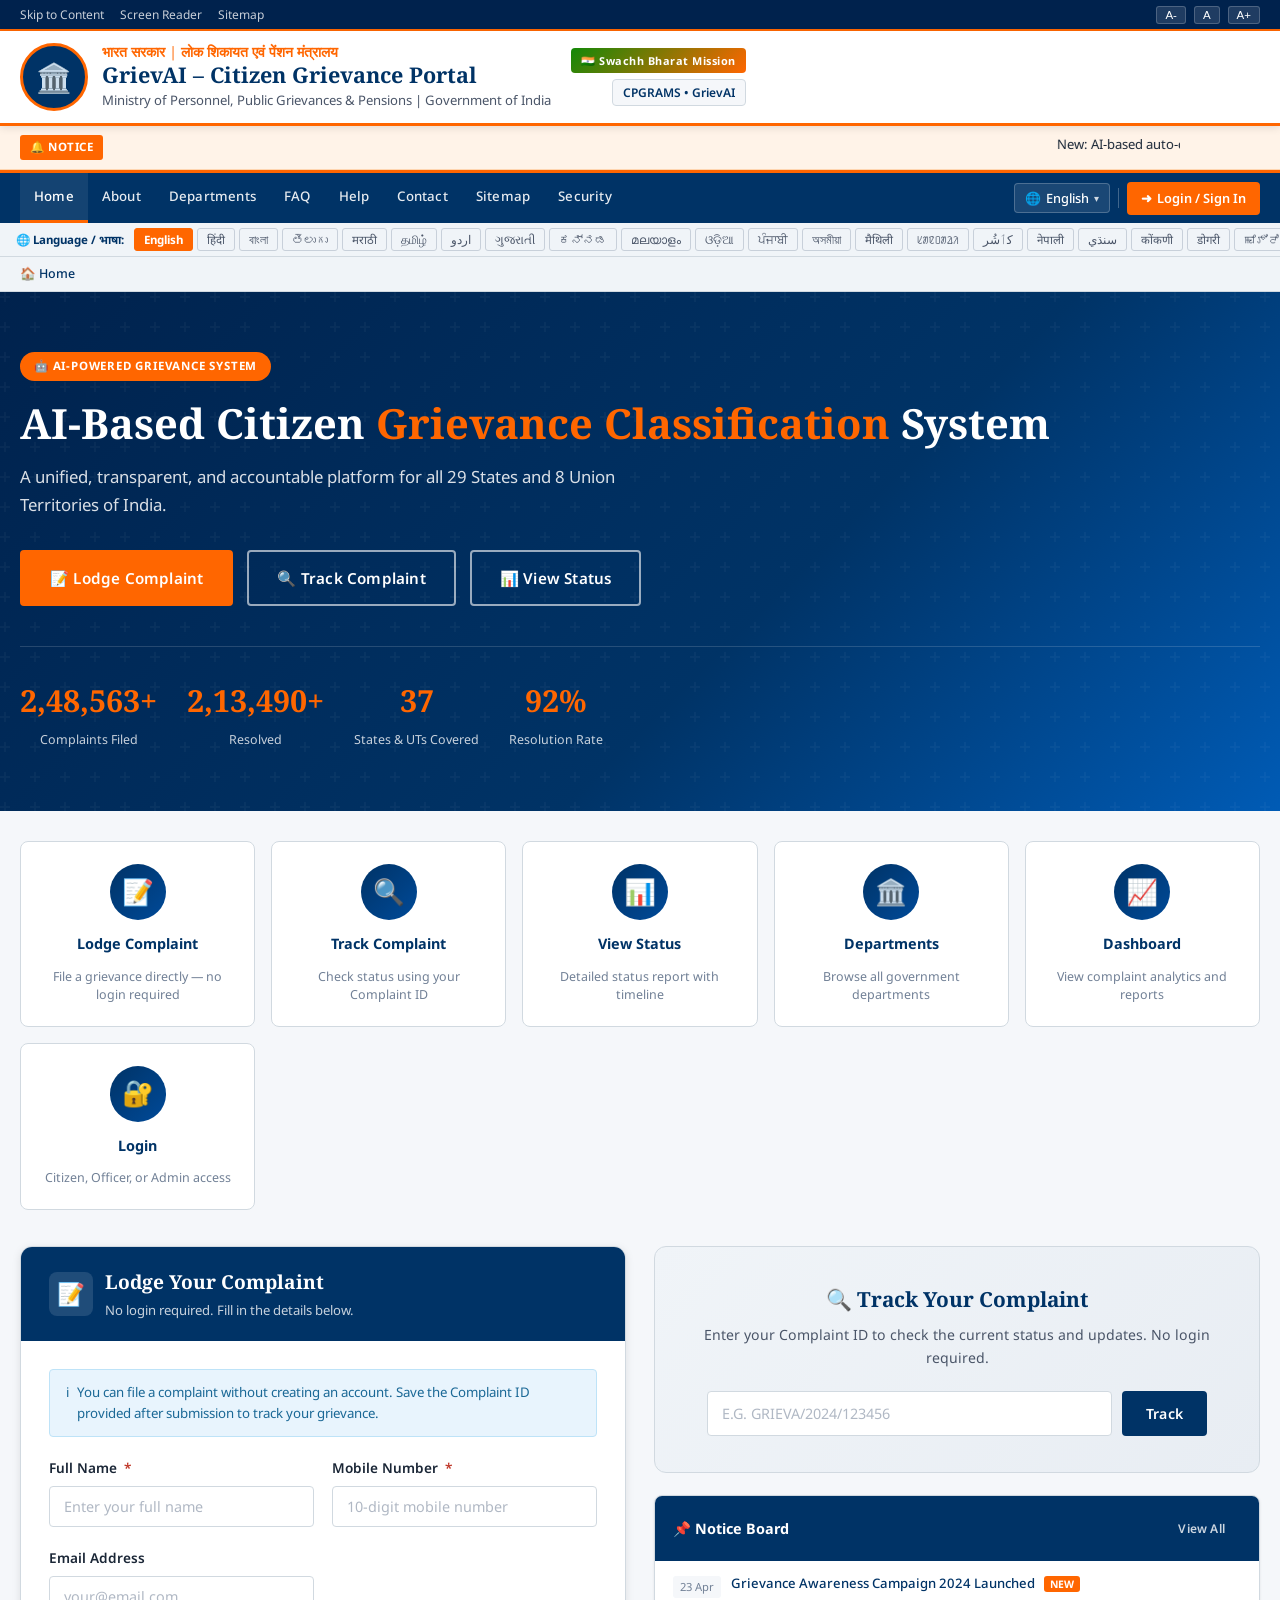
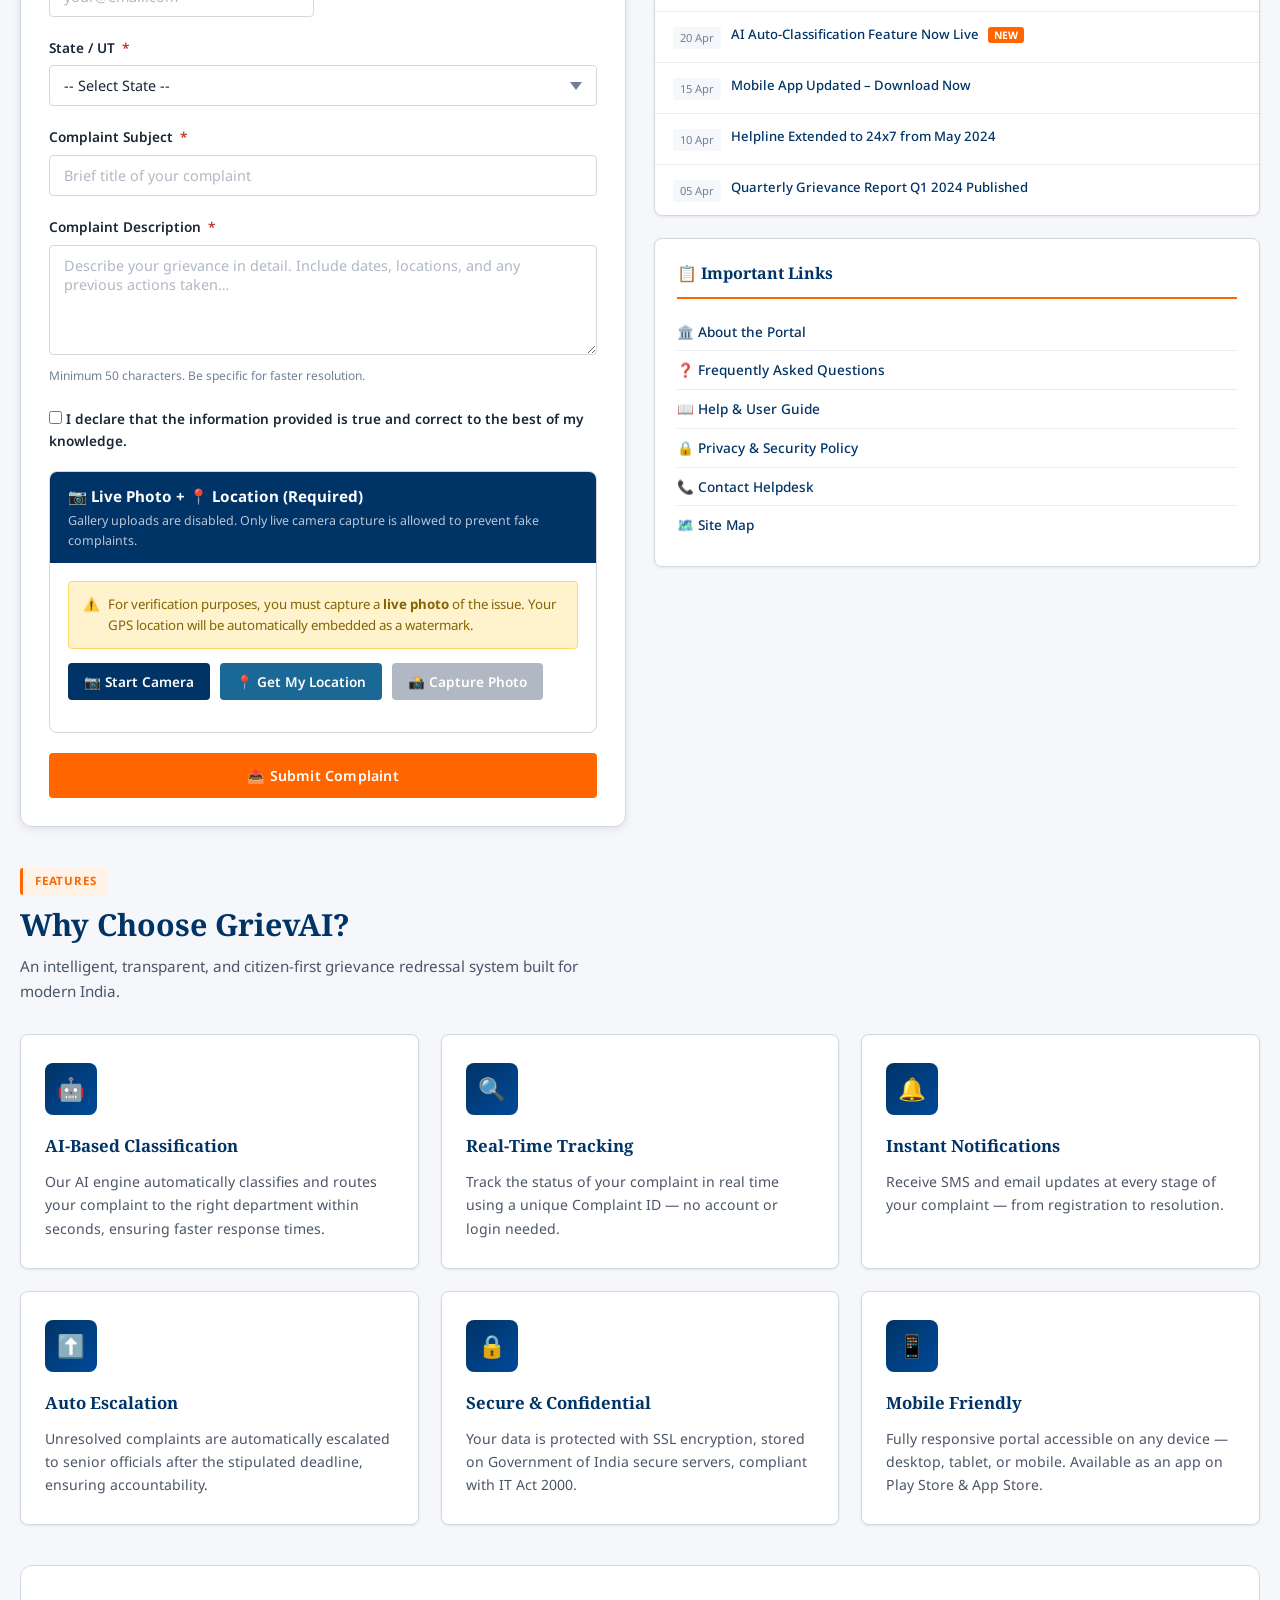
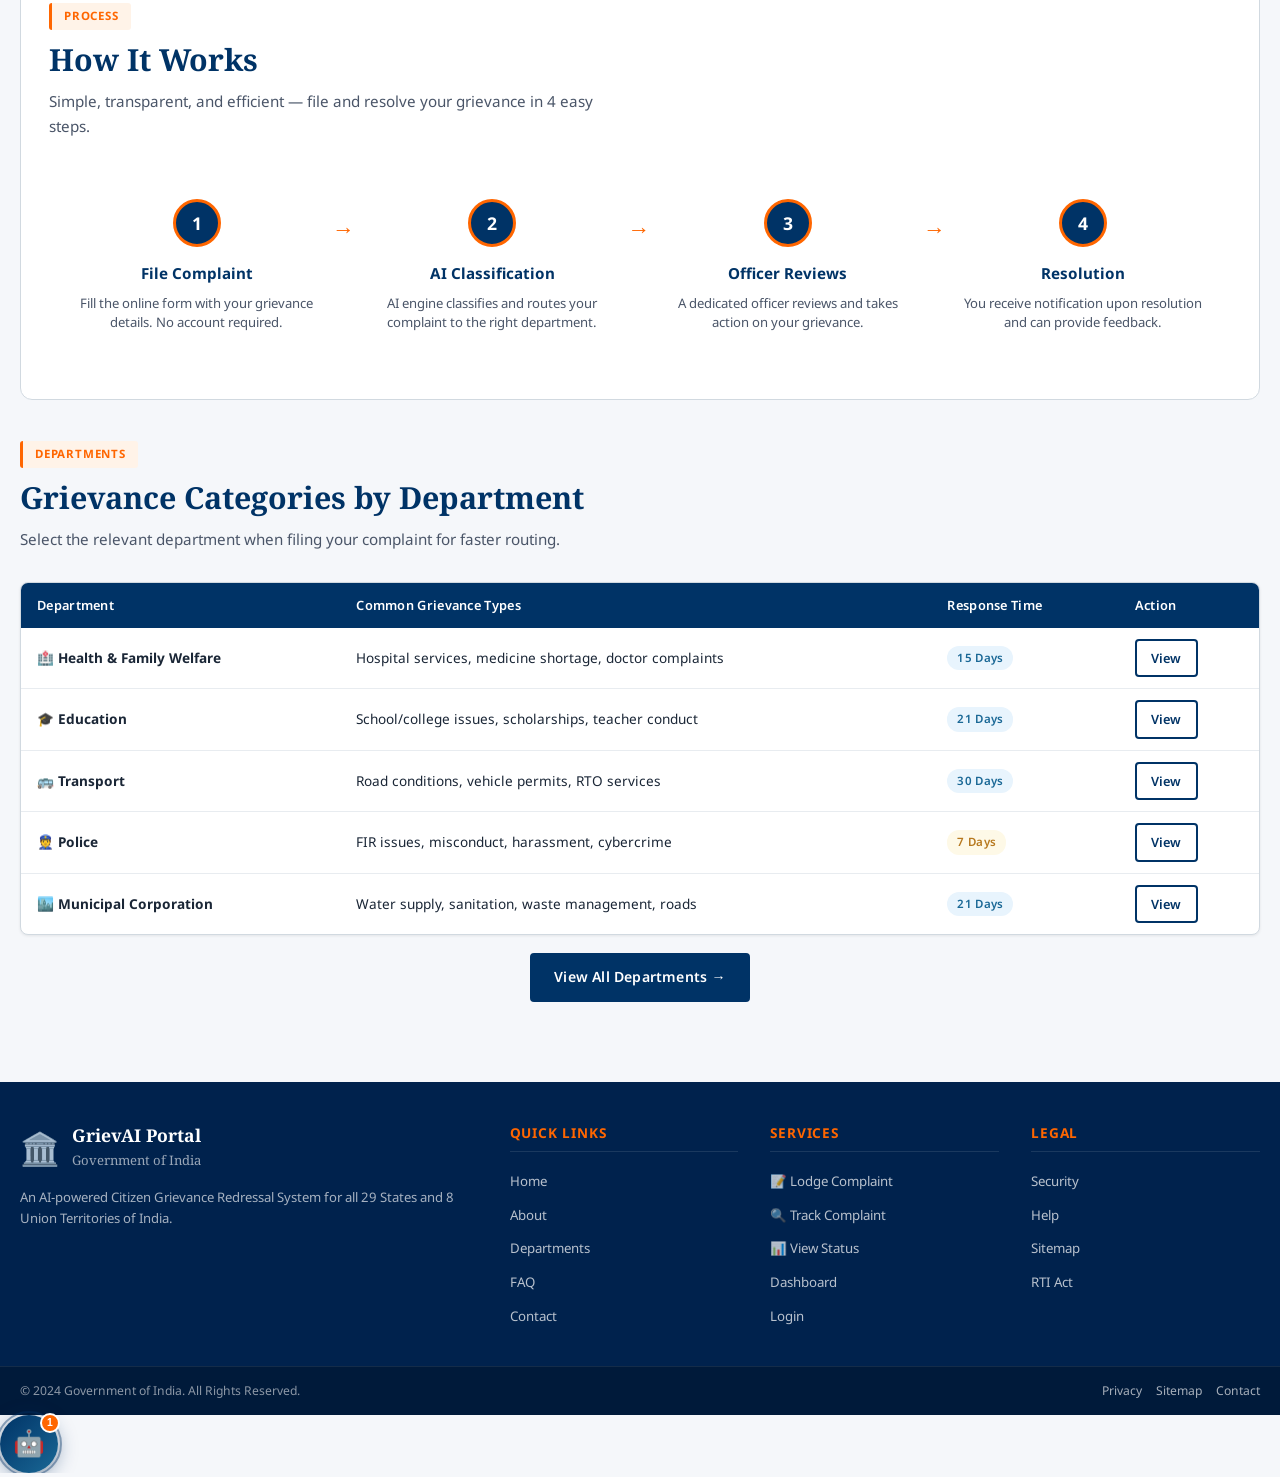
<file: index.html>
<!DOCTYPE html>
<html lang="en">
<head>
  <meta charset="UTF-8">
  <meta name="viewport" content="width=device-width, initial-scale=1.0">
  <meta name="description" content="GrievAI – AI-Based Citizen Grievance Redressal Portal. Government of India. Lodge and track complaints online.">
  <meta name="keywords" content="grievance, complaint, government, india, cpgrams, online grievance">
  <title>GrievAI – Citizen Grievance Portal | Government of India</title>
  <link rel="stylesheet" href="https://fonts.googleapis.com/css2?family=Noto+Sans:wght@400;500;600;700&family=Noto+Serif:wght@400;600;700&family=Noto+Sans+Devanagari:wght@400;600;700&display=swap">
  <link rel="stylesheet" href="css/style.css">
  <link rel="stylesheet" href="css/chatbot.css">
</head>
<body>

  <!-- Header Placeholder -->
  <div id="site-header-placeholder"></div>

  <!-- Breadcrumb -->
  <div class="breadcrumb-bar">
    <div class="breadcrumb-inner">
      <a href="index.html">🏠 Home</a>
    </div>
  </div>

  <!-- Hero Section -->
  <section class="hero-section">
    <div class="hero-inner">
      <span class="hero-badge" data-i18n="page.home.badge">🤖 AI-Powered Grievance System</span>
      <h1 data-i18n="home.h1">AI-Based Citizen <span>Grievance Classification</span> System</h1>
      <p data-i18n="page.home.desc">A unified, transparent, and accountable platform for all 29 States and 8 Union Territories of India. File, track, and resolve your grievances — powered by Artificial Intelligence.</p>
      <div class="hero-actions">
        <a href="#lodge" class="btn btn-primary btn-lg" data-i18n="btn.lodge">📝 Lodge Complaint</a>
        <a href="track.html" class="btn btn-outline-white btn-lg" data-i18n="btn.track">🔍 Track Complaint</a>
        <a href="status.html" class="btn btn-outline-white btn-lg" data-i18n="btn.status">📊 View Status</a>
      </div>
      <div class="hero-stats">
        <div class="hero-stat">
          <span class="stat-num" data-count="248563" data-suffix="+">0</span>
          <span class="stat-label"></span><span class="stat-label" data-i18n="stat.filed">Complaints Filed</span>
        </div>
        <div class="hero-stat">
          <span class="stat-num" data-count="213490" data-suffix="+">0</span>
          <span class="stat-label">Resolved</span>
        </div>
        <div class="hero-stat">
          <span class="stat-num" data-count="37">0</span>
          <span class="stat-label"></span><span class="stat-label" data-i18n="stat.states">States &amp; UTs Covered</span>
        </div>
        <div class="hero-stat">
          <span class="stat-num" data-count="92" data-suffix="%">0</span>
          <span class="stat-label"></span><span class="stat-label" data-i18n="stat.rate">Resolution Rate</span>
        </div>
      </div>
    </div>
  </section>

  <!-- Quick Actions -->
  <div class="page-content">

    <section style="margin-bottom:36px;">
      <div class="quick-actions">
        <a href="#lodge" class="quick-action-card">
          <div class="qa-icon">📝</div>
          <h4 data-i18n="qa.lodge.title">Lodge Complaint</h4>
          <p data-i18n="qa.lodge.desc">File a grievance directly — no login required</p>
        </a>
        <a href="track.html" class="quick-action-card">
          <div class="qa-icon">🔍</div>
          <h4 data-i18n="qa.track.title">Track Complaint</h4>
          <p data-i18n="qa.track.desc">Check status using your Complaint ID</p>
        </a>
        <a href="status.html" class="quick-action-card">
          <div class="qa-icon">📊</div>
          <h4 data-i18n="qa.status.title">View Status</h4>
          <p data-i18n="qa.status.desc">Detailed status report with timeline</p>
        </a>
        <a href="departments.html" class="quick-action-card">
          <div class="qa-icon">🏛️</div>
          <h4 data-i18n="qa.dept.title">Departments</h4>
          <p data-i18n="qa.dept.desc">Browse all government departments</p>
        </a>
        <a href="dashboard.html" class="quick-action-card">
          <div class="qa-icon">📈</div>
          <h4 data-i18n="qa.dash.title">Dashboard</h4>
          <p data-i18n="qa.dash.desc">View complaint analytics and reports</p>
        </a>
        <a href="login.html" class="quick-action-card">
          <div class="qa-icon">🔐</div>
          <h4 data-i18n="qa.login.title">Login</h4>
          <p data-i18n="qa.login.desc">Citizen, Officer, or Admin access</p>
        </a>
      </div>
    </section>

    <!-- Notice Board + Lodge Form -->
    <div class="grid-2" style="gap:28px;margin-bottom:40px;">

      <!-- Lodge Complaint Form -->
      <div id="lodge">
        <div class="complaint-form-section">
          <div class="form-section-header">
            <div class="form-section-icon">📝</div>
            <div>
              <h2 data-i18n="form.lodge.h2">Lodge Your Complaint</h2>
              <p data-i18n="form.lodge.sub">No login required. Fill in the details below.</p>
            </div>
          </div>
          <div class="complaint-form-body">
            <div class="form-note">
              <span>ℹ️</span>
              <span>You can file a complaint without creating an account. Save the Complaint ID provided after submission to track your grievance.</span>
            </div>
            <div id="complaintResult"></div>
            <form id="complaintForm" novalidate>
              <div class="form-row">
                <div class="form-group">
                  <label for="fname"><span data-i18n="form.name">Full Name</span> <span class="required">*</span></label>
                  <input type="text" id="fname" name="name" class="form-control" placeholder="Enter your full name" required>
                </div>
                <div class="form-group">
                  <label for="fmobile"><span data-i18n="form.mobile">Mobile Number</span> <span class="required">*</span></label>
                  <input type="tel" id="fmobile" name="mobile" class="form-control" placeholder="10-digit mobile number" maxlength="10" required>
                </div>
              </div>
              <div class="form-row">
                <div class="form-group">
                  <label for="femail"><span data-i18n="form.email">Email Address</span></label>
                  <input type="email" id="femail" name="email" class="form-control" placeholder="your@email.com">
                </div>
                <!-- AI Auto-Department (hidden manual select removed) -->
              <input type="hidden" id="fDeptHidden" name="department" value="">
              <input type="hidden" id="fPriorityHidden" name="priority" value="">
              </div>
              <div class="form-group">
                <label for="fstate">State / UT <span class="required">*</span></label>
                <select id="fstate" name="state" class="form-control" required>
                  <option value="" data-i18n="form.state.ph">-- Select State --</option>
                  <option>Andhra Pradesh</option><option>Arunachal Pradesh</option><option>Assam</option>
                  <option>Bihar</option><option>Chhattisgarh</option><option>Delhi (NCT)</option>
                  <option>Goa</option><option>Gujarat</option><option>Haryana</option>
                  <option>Himachal Pradesh</option><option>Jammu &amp; Kashmir</option><option>Jharkhand</option>
                  <option>Karnataka</option><option>Kerala</option><option>Madhya Pradesh</option>
                  <option>Maharashtra</option><option>Manipur</option><option>Meghalaya</option>
                  <option>Mizoram</option><option>Nagaland</option><option>Odisha</option>
                  <option>Punjab</option><option>Rajasthan</option><option>Sikkim</option>
                  <option>Tamil Nadu</option><option>Telangana</option><option>Tripura</option>
                  <option>Uttar Pradesh</option><option>Uttarakhand</option><option>West Bengal</option>
                </select>
              </div>

              <div class="form-group">
                <label for="fsubject"><span data-i18n="form.subject">Complaint Subject</span> <span class="required">*</span></label>
                <input type="text" id="fsubject" name="subject" class="form-control" placeholder="Brief title of your complaint" required>
              </div>
              <div class="form-group">
                <label for="fdesc"><span data-i18n="form.desc">Complaint Description</span> <span class="required">*</span></label>
                <textarea id="fdesc" name="description" class="form-control" rows="4" placeholder="Describe your grievance in detail. Include dates, locations, and any previous actions taken…" required></textarea>
                <span class="form-hint">Minimum 50 characters. Be specific for faster resolution.</span>
              </div>
              <!-- AI Department Detection Display -->
              <div id="aiDeptDisplay" style="display:none;margin-bottom:18px;background:var(--info-light);border:1.5px solid #bee3f8;border-radius:var(--radius);padding:14px 16px;"></div>
              <div class="form-group">
                <label>
                  <input type="checkbox" required> I declare that the information provided is true and correct to the best of my knowledge.
                </label>
              </div>

              <!-- ── Live Camera + Geo Section ── -->
              <div class="camera-section">
                <div class="camera-section-header">
                  <div>
                    <h4>📷 Live Photo + 📍 Location (Required)</h4>
                    <p>Gallery uploads are disabled. Only live camera capture is allowed to prevent fake complaints.</p>
                  </div>
                </div>
                <div class="camera-section-body">

                  <div class="camera-blocked-notice">
                    <span>⚠️</span>
                    <span>For verification purposes, you must capture a <strong>live photo</strong> of the issue. Your GPS location will be automatically embedded as a watermark.</span>
                  </div>

                  <!-- Camera Status -->
                  <div class="camera-status" id="cameraStatus"></div>

                  <!-- Location Status -->
                  <div class="camera-status" id="locationStatus"></div>

                  <!-- Controls -->
                  <div class="camera-controls">
                    <button type="button" class="btn-camera-start" id="btnStartCamera" onclick="startComplaintCamera()">
                      📷 Start Camera
                    </button>
                    <button type="button" class="btn-get-location" id="btnGetLocation" onclick="getComplaintLocation()">
                      📍 Get My Location
                    </button>
                    <button type="button" class="btn-camera-capture" id="btnCapture" onclick="captureComplaintPhoto()" disabled>
                      📸 Capture Photo
                    </button>
                    <button type="button" class="btn-camera-retake" id="btnRetake" onclick="retakePhoto()" style="display:none;">
                      🔄 Retake
                    </button>
                  </div>

                  <!-- Live Video Preview -->
                  <div class="camera-video-wrap" id="cameraVideoWrap" style="display:none;">
                    <video id="cameraVideo" autoplay muted playsinline></video>
                    <div class="camera-video-overlay">
                      <span class="live-dot"></span> LIVE
                    </div>
                  </div>

                  <!-- Coordinates -->
                  <div class="camera-coords" id="cameraCoords"></div>

                  <!-- Captured Photo Preview -->
                  <div class="camera-preview-wrap" id="previewWrap">
                    <h5>✅ Captured Photo (with geo-watermark):</h5>
                    <img id="capturedPreview" class="camera-preview-img" alt="Captured complaint photo">
                  </div>

                  <!-- Validation errors -->
                  <div class="camera-validation-error" id="cameraValidationError">
                    <strong>⚠️ Please fix the following:</strong>
                    <ul id="cameraValidationList"></ul>
                  </div>

                </div>
              </div>
              <!-- ── End Camera Section ── -->

              <button type="submit" class="btn btn-primary btn-full" data-i18n="btn.submit">📤 Submit Complaint</button>
            </form>
          </div>
        </div>
      </div>

      <!-- Notice Board + Track Box -->
      <div style="display:flex;flex-direction:column;gap:22px;">
        <!-- Track Box -->
        <div class="track-box">
          <h3 data-i18n="track.box.h3">🔍 Track Your Complaint</h3>
          <p>Enter your Complaint ID to check the current status and updates. No login required.</p>
          <form class="track-form" style="margin:0;">
            <div class="track-input-row">
              <input type="text" name="complaintId" class="form-control track-id-input" placeholder="e.g. GRIEVA/2024/123456" style="text-transform:uppercase;">
              <button type="submit" class="btn btn-navy">Track</button>
            </div>
          </form>
          <div id="trackResult"></div>
        </div>

        <!-- Notice Board -->
        <div class="notice-board">
          <div class="notice-board-header">
            <h4 data-i18n="notice.title">📌 Notice Board</h4>
            <a href="#" class="btn btn-sm" style="color:rgba(255,255,255,0.8);font-size:0.75rem;" data-i18n="notice.viewall">View All</a>
          </div>
          <div class="notice-list">
            <div class="notice-item">
              <span class="notice-date">23 Apr</span>
              <div class="notice-text"><a href="#">Grievance Awareness Campaign 2024 Launched</a> <span class="new-badge">NEW</span></div>
            </div>
            <div class="notice-item">
              <span class="notice-date">20 Apr</span>
              <div class="notice-text"><a href="#">AI Auto-Classification Feature Now Live</a> <span class="new-badge">NEW</span></div>
            </div>
            <div class="notice-item">
              <span class="notice-date">15 Apr</span>
              <div class="notice-text"><a href="#">Mobile App Updated – Download Now</a></div>
            </div>
            <div class="notice-item">
              <span class="notice-date">10 Apr</span>
              <div class="notice-text"><a href="#">Helpline Extended to 24x7 from May 2024</a></div>
            </div>
            <div class="notice-item">
              <span class="notice-date">05 Apr</span>
              <div class="notice-text"><a href="#">Quarterly Grievance Report Q1 2024 Published</a></div>
            </div>
          </div>
        </div>

        <!-- Quick Status -->
        <div class="info-panel">
          <h4>📋 Important Links</h4>
          <ul>
            <li><a href="about.html">🏛️ About the Portal</a></li>
            <li><a href="faq.html">❓ Frequently Asked Questions</a></li>
            <li><a href="help.html">📖 Help &amp; User Guide</a></li>
            <li><a href="security.html">🔒 Privacy &amp; Security Policy</a></li>
            <li><a href="contact.html">📞 Contact Helpdesk</a></li>
            <li><a href="sitemap.html">🗺️ Site Map</a></li>
          </ul>
        </div>
      </div>

    </div>

    <!-- Features Section -->
    <section style="margin-bottom:40px;">
      <div class="section-header">
        <span class="section-tag" data-i18n="feat.tag">Features</span>
        <h2 data-i18n="feat.title">Why Choose GrievAI?</h2>
        <p>An intelligent, transparent, and citizen-first grievance redressal system built for modern India.</p>
      </div>
      <div class="grid-3" style="gap:22px;">
        <div class="feature-card">
          <div class="feature-icon">🤖</div>
          <h3 data-i18n="feat.1.title">AI-Based Classification</h3>
          <p>Our AI engine automatically classifies and routes your complaint to the right department within seconds, ensuring faster response times.</p>
        </div>
        <div class="feature-card">
          <div class="feature-icon">🔍</div>
          <h3 data-i18n="feat.2.title">Real-Time Tracking</h3>
          <p>Track the status of your complaint in real time using a unique Complaint ID — no account or login needed.</p>
        </div>
        <div class="feature-card">
          <div class="feature-icon">🔔</div>
          <h3 data-i18n="feat.3.title">Instant Notifications</h3>
          <p>Receive SMS and email updates at every stage of your complaint — from registration to resolution.</p>
        </div>
        <div class="feature-card">
          <div class="feature-icon">⬆️</div>
          <h3 data-i18n="feat.4.title">Auto Escalation</h3>
          <p>Unresolved complaints are automatically escalated to senior officials after the stipulated deadline, ensuring accountability.</p>
        </div>
        <div class="feature-card">
          <div class="feature-icon">🔒</div>
          <h3 data-i18n="feat.5.title">Secure &amp; Confidential</h3>
          <p>Your data is protected with SSL encryption, stored on Government of India secure servers, compliant with IT Act 2000.</p>
        </div>
        <div class="feature-card">
          <div class="feature-icon">📱</div>
          <h3 data-i18n="feat.6.title">Mobile Friendly</h3>
          <p>Fully responsive portal accessible on any device — desktop, tablet, or mobile. Available as an app on Play Store &amp; App Store.</p>
        </div>
      </div>
    </section>

    <!-- How It Works -->
    <section style="margin-bottom:40px;background:var(--white);border:1px solid var(--border);border-radius:var(--radius-lg);padding:36px 28px;">
      <div class="section-header">
        <span class="section-tag" data-i18n="how.tag">Process</span>
        <h2 data-i18n="how.title">How It Works</h2>
        <p>Simple, transparent, and efficient — file and resolve your grievance in 4 easy steps.</p>
      </div>
      <div class="process-steps">
        <div class="process-step">
          <div class="step-number">1</div>
          <h4 data-i18n="how.s1.title">File Complaint</h4>
          <p>Fill the online form with your grievance details. No account required.</p>
        </div>
        <div class="process-step">
          <div class="step-number">2</div>
          <h4 data-i18n="how.s2.title">AI Classification</h4>
          <p>AI engine classifies and routes your complaint to the right department.</p>
        </div>
        <div class="process-step">
          <div class="step-number">3</div>
          <h4 data-i18n="how.s3.title">Officer Reviews</h4>
          <p>A dedicated officer reviews and takes action on your grievance.</p>
        </div>
        <div class="process-step">
          <div class="step-number">4</div>
          <h4 data-i18n="how.s4.title">Resolution</h4>
          <p>You receive notification upon resolution and can provide feedback.</p>
        </div>
      </div>
    </section>

    <!-- Departments Table -->
    <section style="margin-bottom:40px;">
      <div class="section-header">
        <span class="section-tag" data-i18n="dept.tag">Departments</span>
        <h2 data-i18n="dept.table.title">Grievance Categories by Department</h2>
        <p>Select the relevant department when filing your complaint for faster routing.</p>
      </div>
      <div class="card" style="overflow:hidden;">
        <table class="data-table">
          <thead>
            <tr>
              <th data-i18n="dept.th.name">Department</th>
              <th data-i18n="dept.th.types">Common Grievance Types</th>
              <th data-i18n="dept.th.time">Response Time</th>
              <th data-i18n="dept.th.action">Action</th>
            </tr>
          </thead>
          <tbody>
            <tr>
              <td><strong>🏥 Health &amp; Family Welfare</strong></td>
              <td>Hospital services, medicine shortage, doctor complaints</td>
              <td><span class="badge badge-info">15 Days</span></td>
              <td><a href="departments.html" class="btn btn-sm btn-outline-navy">View</a></td>
            </tr>
            <tr>
              <td><strong>🎓 Education</strong></td>
              <td>School/college issues, scholarships, teacher conduct</td>
              <td><span class="badge badge-info">21 Days</span></td>
              <td><a href="departments.html" class="btn btn-sm btn-outline-navy">View</a></td>
            </tr>
            <tr>
              <td><strong>🚌 Transport</strong></td>
              <td>Road conditions, vehicle permits, RTO services</td>
              <td><span class="badge badge-info">30 Days</span></td>
              <td><a href="departments.html" class="btn btn-sm btn-outline-navy">View</a></td>
            </tr>
            <tr>
              <td><strong>👮 Police</strong></td>
              <td>FIR issues, misconduct, harassment, cybercrime</td>
              <td><span class="badge badge-warning">7 Days</span></td>
              <td><a href="departments.html" class="btn btn-sm btn-outline-navy">View</a></td>
            </tr>
            <tr>
              <td><strong>🏙️ Municipal Corporation</strong></td>
              <td>Water supply, sanitation, waste management, roads</td>
              <td><span class="badge badge-info">21 Days</span></td>
              <td><a href="departments.html" class="btn btn-sm btn-outline-navy">View</a></td>
            </tr>
          </tbody>
        </table>
      </div>
      <div style="text-align:center;margin-top:18px;">
        <a href="departments.html" class="btn btn-navy" data-i18n="dept.view.all">View All Departments →</a>
      </div>
    </section>

  </div><!-- end .page-content -->

  <!-- Footer Placeholder -->
  <div id="site-footer-placeholder"></div>

  <script src="js/ai_department.js"></script>
  <script src="js/camera.js"></script>
  <script src="js/lang.js"></script>
  <script src="js/components.js"></script>
  <script src="js/main.js"></script>
  <script src="js/chatbot.js"></script>
</body>
</html>
</file>
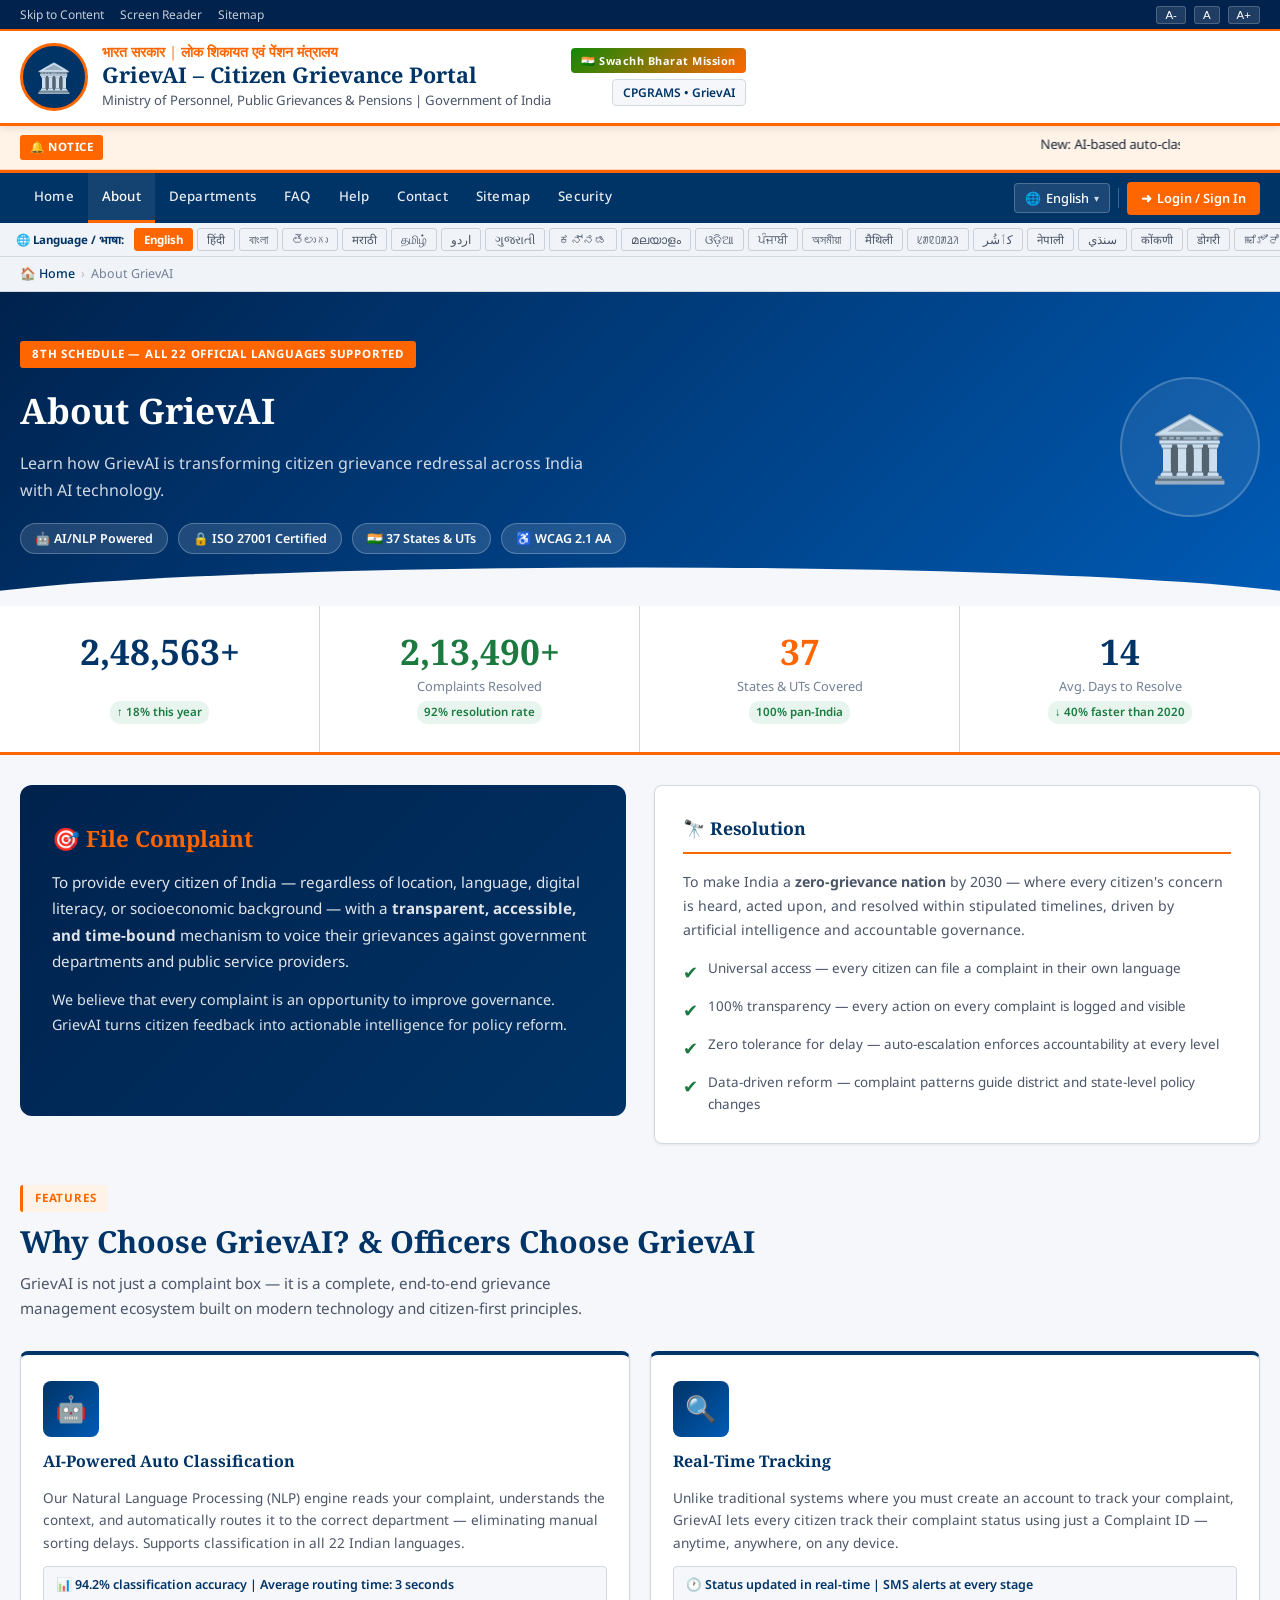
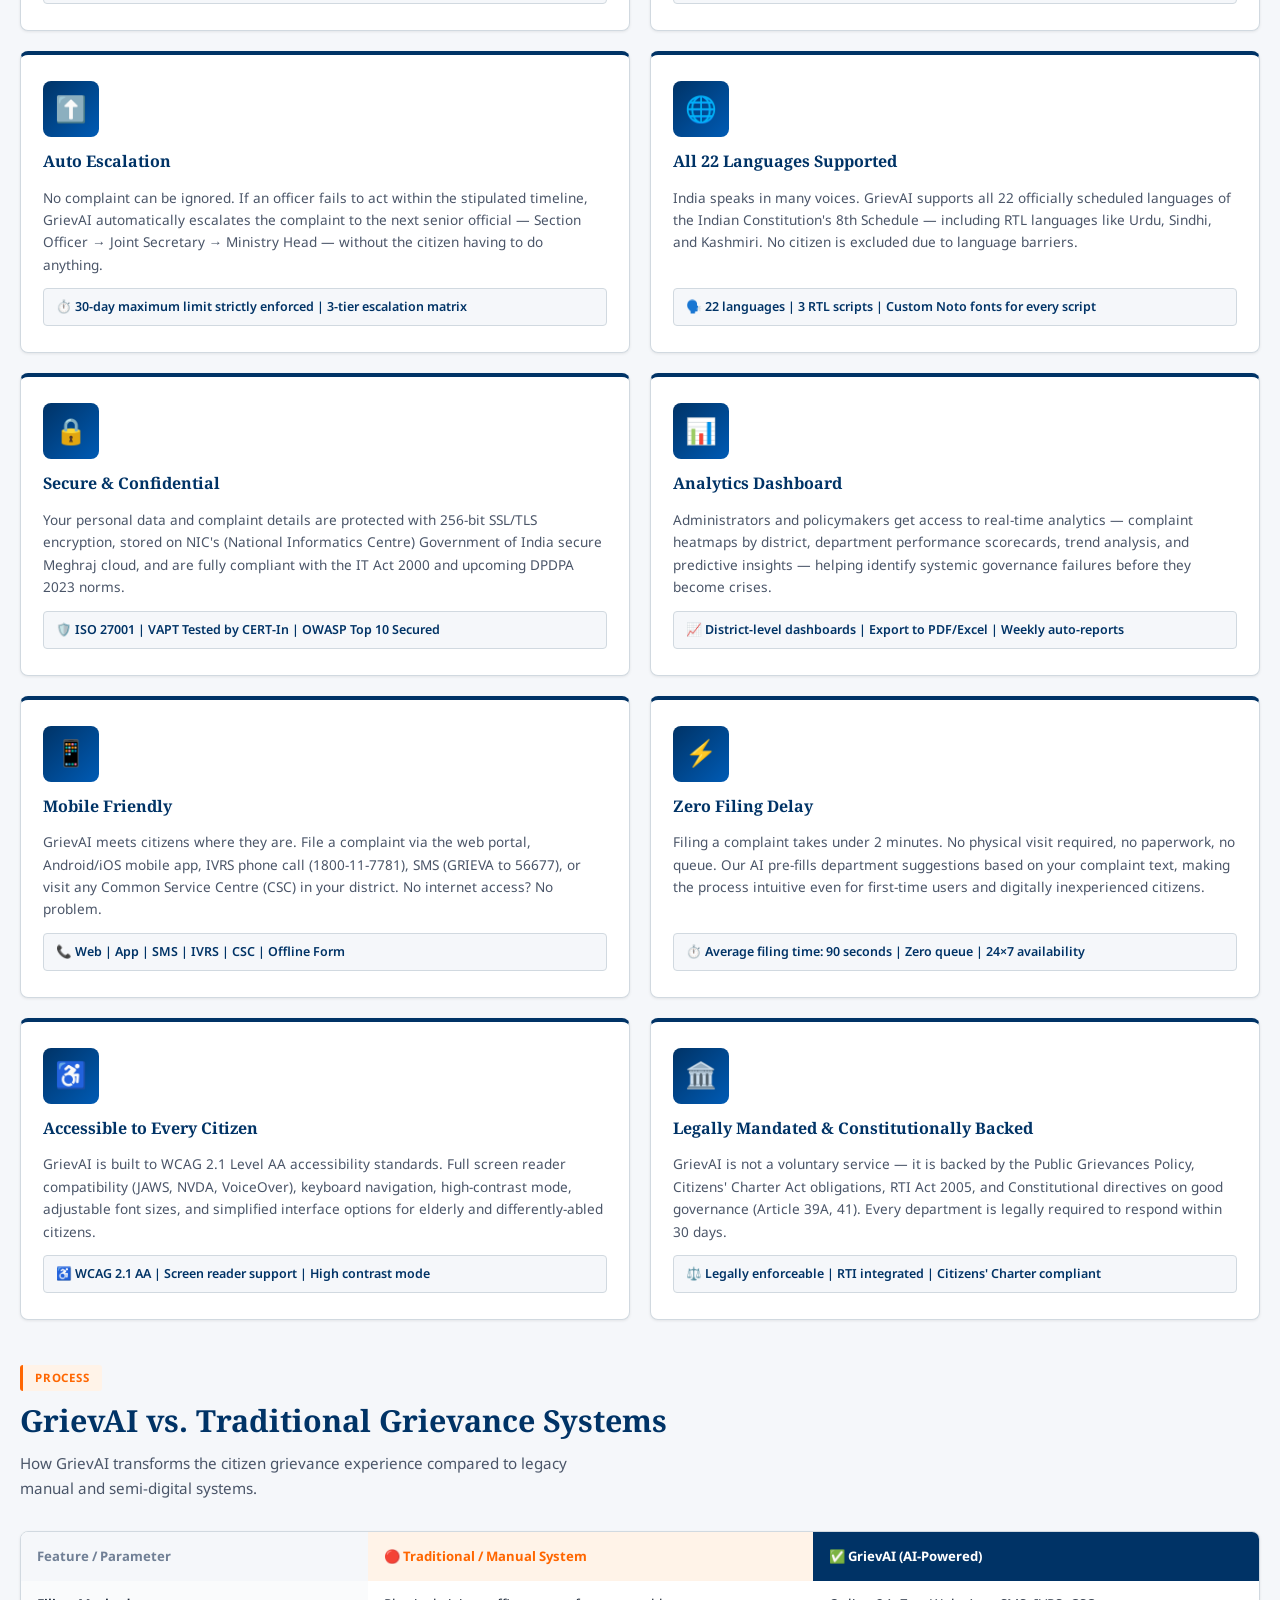
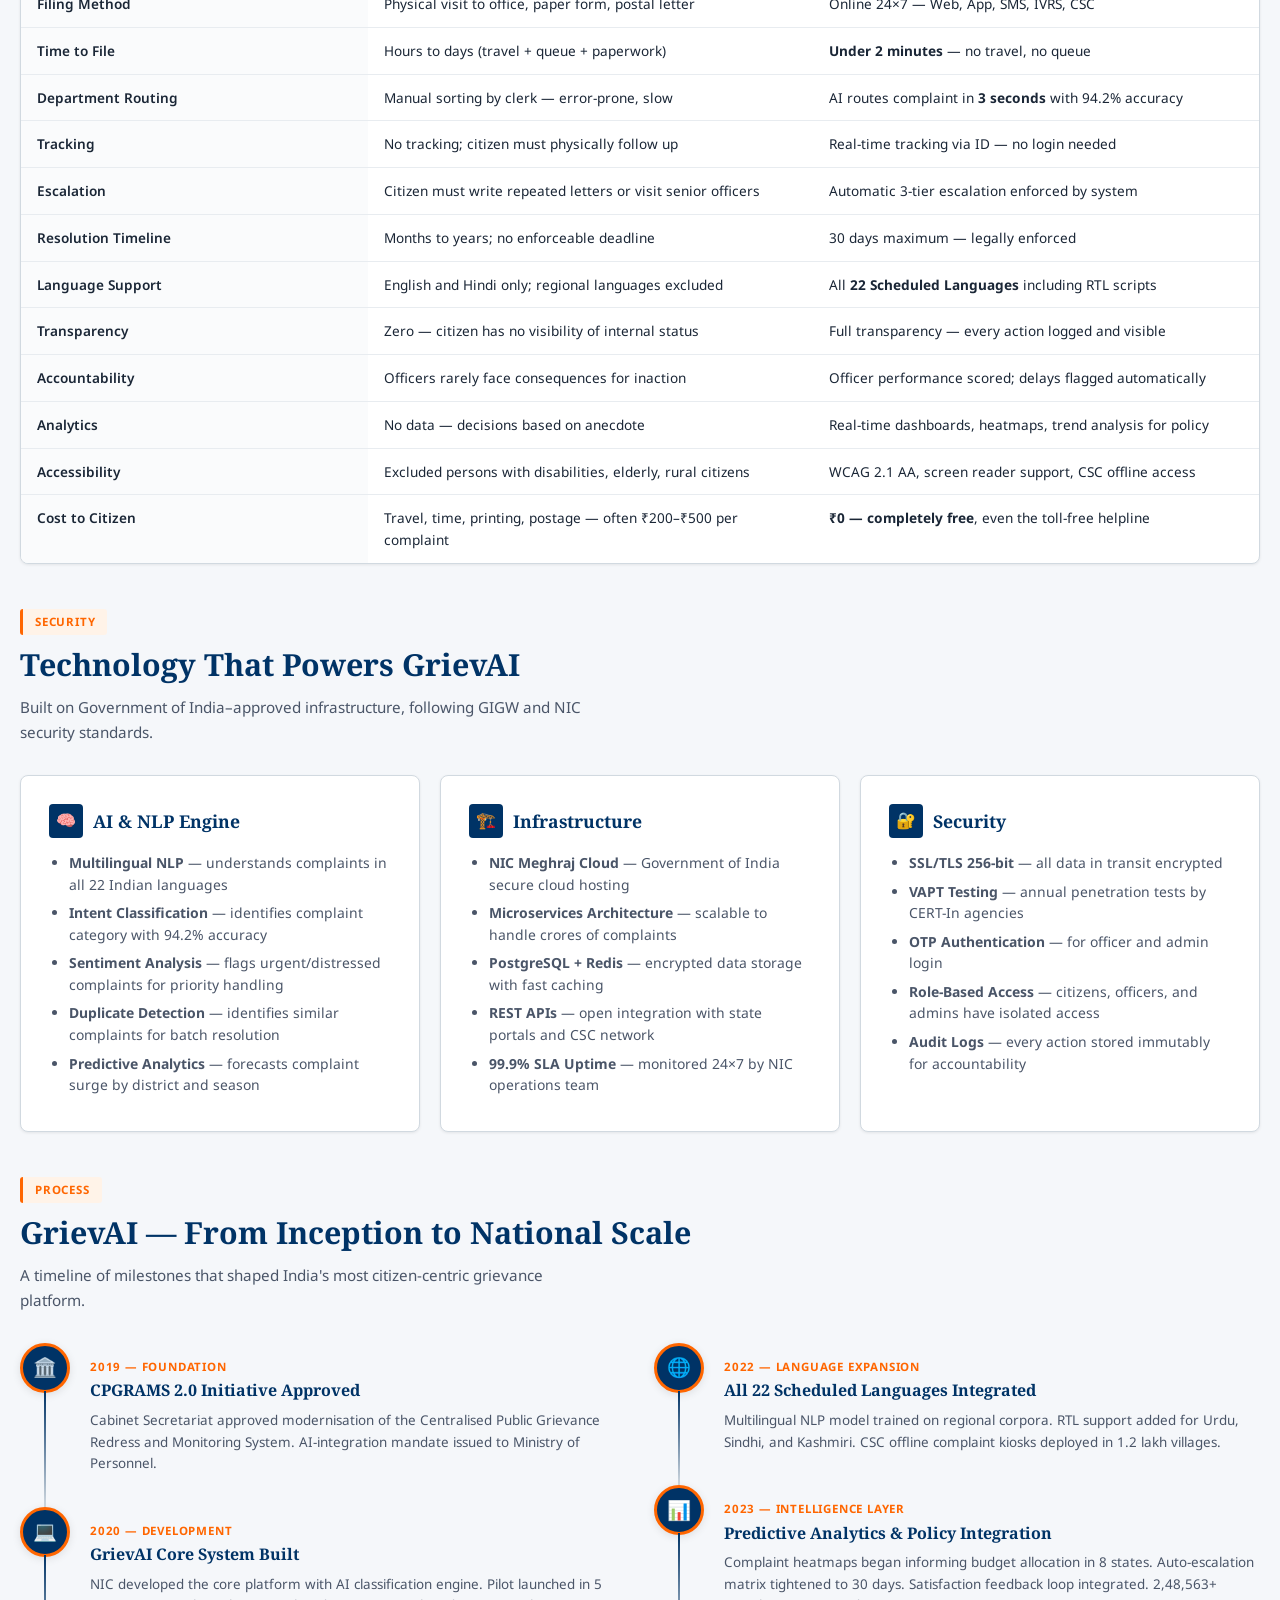
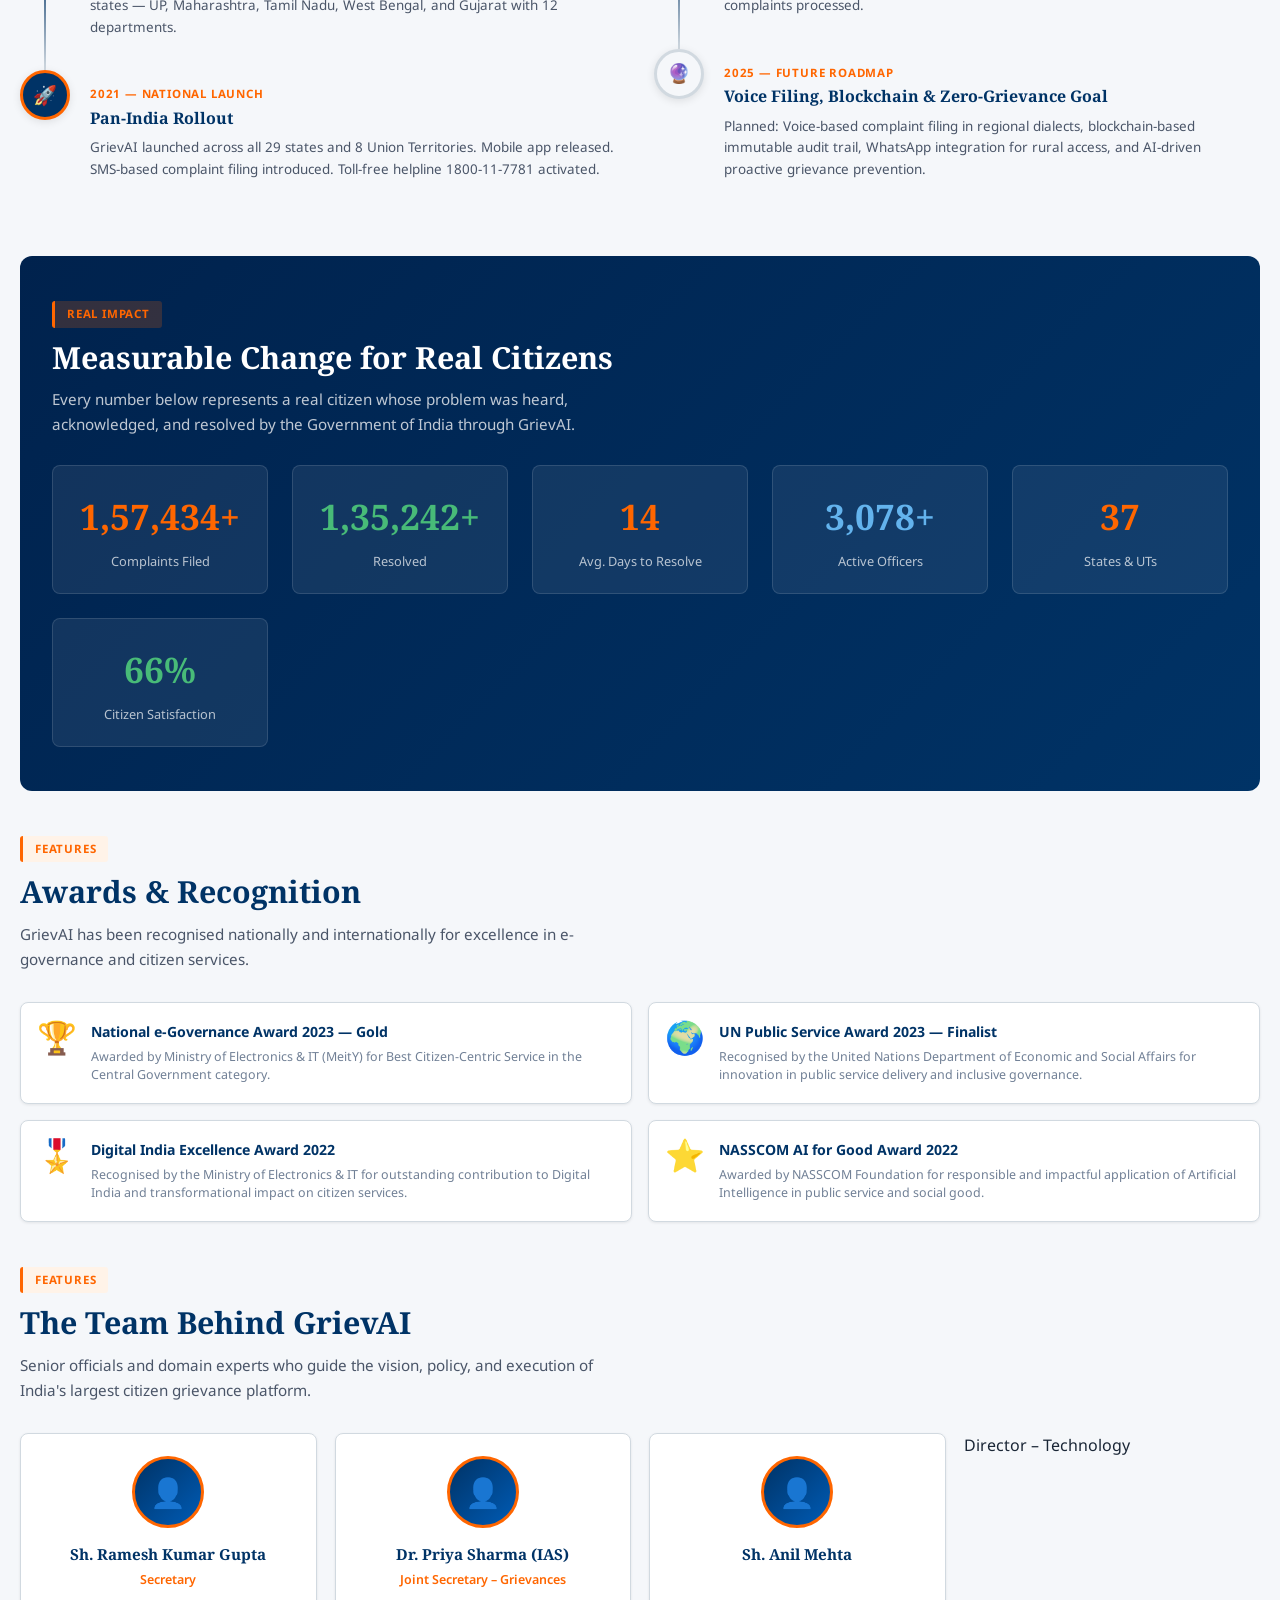
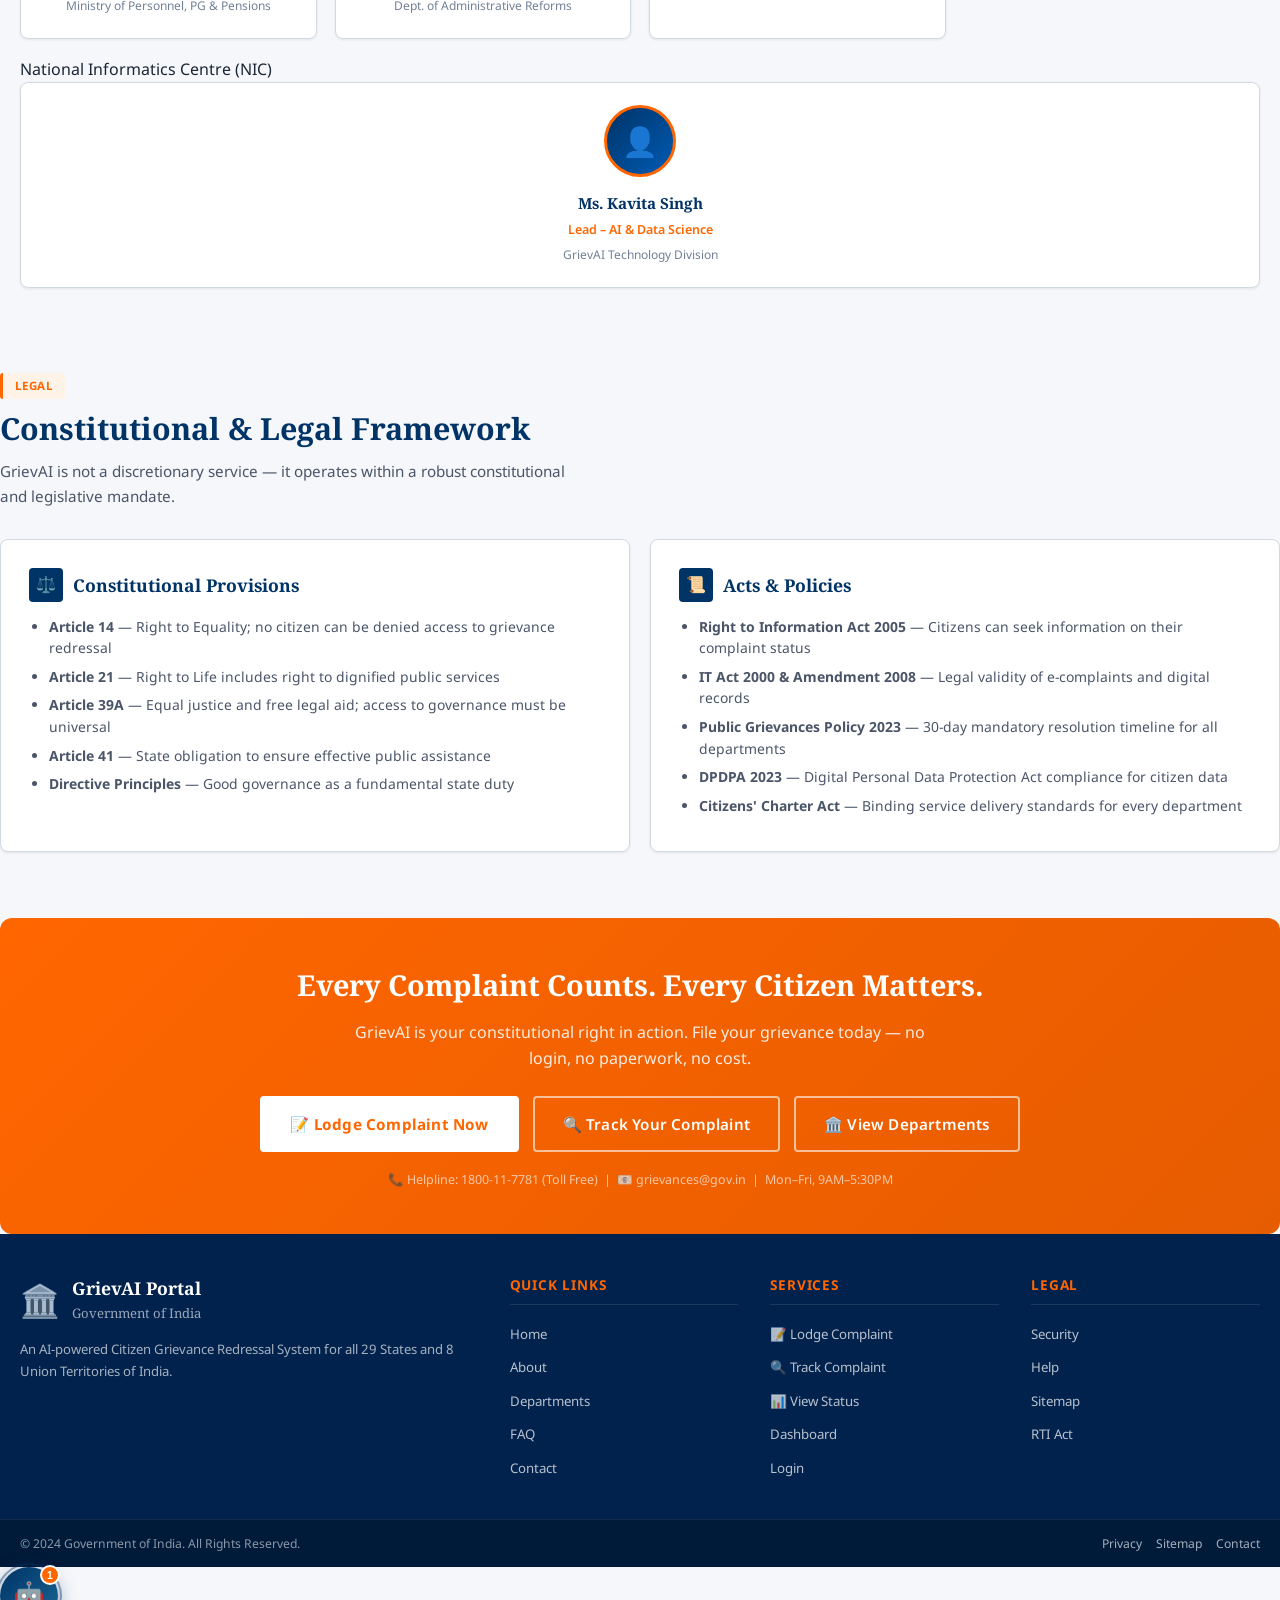
<file: about.html>
<!DOCTYPE html>
<html lang="en">
<head>
  <meta charset="UTF-8">
  <meta name="viewport" content="width=device-width, initial-scale=1.0">
  <meta name="description" content="About GrievAI — India's AI-powered citizen grievance redressal portal by Government of India. Learn about our mission, features, technology, and impact.">
  <title>About GrievAI | Government of India</title>
  <link rel="stylesheet" href="https://fonts.googleapis.com/css2?family=Noto+Sans:wght@400;500;600;700&family=Noto+Sans+Devanagari:wght@400;600;700&family=Noto+Serif:wght@400;600;700&display=swap">
  <link rel="stylesheet" href="css/style.css">
  <link rel="stylesheet" href="css/chatbot.css">
  <style>
    /* ── About Page Specific Styles ── */
    .about-hero-strip {
      background: linear-gradient(135deg, var(--navy-dark) 0%, #005bb5 100%);
      color: #fff;
      padding: 48px 20px 52px;
      position: relative;
      overflow: hidden;
    }
    .about-hero-strip::after {
      content: '';
      position: absolute;
      bottom: -1px; left: 0; right: 0;
      height: 40px;
      background: var(--off-white);
      clip-path: ellipse(55% 100% at 50% 100%);
    }
    .about-hero-strip .inner {
      max-width: 1280px;
      margin: 0 auto;
      display: flex;
      align-items: center;
      gap: 32px;
      flex-wrap: wrap;
    }
    .about-hero-strip .hero-text { flex: 1; min-width: 280px; }
    .about-hero-strip h1 {
      font-family: var(--font-serif);
      font-size: clamp(1.5rem, 3.5vw, 2.2rem);
      font-weight: 700;
      margin-bottom: 12px;
    }
    .about-hero-strip p {
      font-size: 1rem;
      color: rgba(255,255,255,0.82);
      line-height: 1.7;
      max-width: 580px;
    }
    .about-hero-strip .hero-badge-row {
      display: flex;
      gap: 10px;
      flex-wrap: wrap;
      margin-top: 18px;
    }
    .about-hero-strip .abadge {
      background: rgba(255,255,255,0.12);
      border: 1px solid rgba(255,255,255,0.25);
      color: #fff;
      padding: 5px 14px;
      border-radius: 20px;
      font-size: 0.78rem;
      font-weight: 600;
    }
    .about-hero-strip .hero-emblem {
      width: 140px;
      height: 140px;
      background: rgba(255,255,255,0.08);
      border: 2px solid rgba(255,255,255,0.2);
      border-radius: 50%;
      display: flex;
      align-items: center;
      justify-content: center;
      font-size: 4rem;
      flex-shrink: 0;
    }

    /* Stats strip */
    .stats-strip {
      background: var(--white);
      border-bottom: 3px solid var(--saffron);
      padding: 0;
    }
    .stats-strip-inner {
      max-width: 1280px;
      margin: 0 auto;
      display: grid;
      grid-template-columns: repeat(4, 1fr);
    }
    .stat-item {
      padding: 28px 24px;
      text-align: center;
      border-right: 1px solid var(--border);
      transition: background 0.2s;
    }
    .stat-item:last-child { border-right: none; }
    .stat-item:hover { background: var(--off-white); }
    .stat-item .s-num {
      display: block;
      font-size: 2.2rem;
      font-weight: 700;
      color: var(--navy);
      font-family: var(--font-serif);
      line-height: 1;
    }
    .stat-item .s-num.saffron { color: var(--saffron); }
    .stat-item .s-num.green { color: var(--success); }
    .stat-item .s-label {
      font-size: 0.8rem;
      color: var(--text-muted);
      margin-top: 6px;
      display: block;
    }
    .stat-item .s-change {
      display: inline-block;
      font-size: 0.72rem;
      font-weight: 600;
      color: var(--success);
      background: var(--success-light);
      padding: 2px 7px;
      border-radius: 10px;
      margin-top: 5px;
    }

    /* Why GrievAI section */
    .why-card {
      background: var(--white);
      border: 1px solid var(--border);
      border-radius: var(--radius);
      padding: 26px 22px;
      box-shadow: var(--shadow-sm);
      transition: box-shadow 0.22s, transform 0.22s, border-top-color 0.22s;
      border-top: 4px solid var(--navy);
      display: flex;
      flex-direction: column;
      gap: 12px;
    }
    .why-card:hover {
      box-shadow: var(--shadow-md);
      transform: translateY(-4px);
      border-top-color: var(--saffron);
    }
    .why-card .wc-icon {
      width: 56px;
      height: 56px;
      border-radius: var(--radius);
      background: linear-gradient(135deg, var(--navy), #005bb5);
      display: flex;
      align-items: center;
      justify-content: center;
      font-size: 1.6rem;
      flex-shrink: 0;
    }
    .why-card h4 {
      font-family: var(--font-serif);
      font-size: 1rem;
      color: var(--navy);
      font-weight: 700;
    }
    .why-card p {
      font-size: 0.85rem;
      color: var(--text-secondary);
      line-height: 1.65;
      flex: 1;
    }
    .why-card .wc-proof {
      background: var(--off-white);
      border: 1px solid var(--border);
      border-radius: var(--radius-sm);
      padding: 8px 12px;
      font-size: 0.78rem;
      color: var(--navy);
      font-weight: 600;
      display: flex;
      align-items: center;
      gap: 6px;
    }

    /* Comparison table */
    .compare-table {
      width: 100%;
      border-collapse: collapse;
      font-size: 0.85rem;
    }
    .compare-table th {
      padding: 14px 16px;
      text-align: left;
      font-weight: 700;
      font-size: 0.82rem;
    }
    .compare-table th:first-child { background: var(--off-white); color: var(--text-muted); }
    .compare-table th.col-old { background: #fff3e8; color: var(--saffron); }
    .compare-table th.col-new { background: var(--navy); color: #fff; }
    .compare-table td {
      padding: 12px 16px;
      border-bottom: 1px solid var(--light-gray);
      vertical-align: top;
    }
    .compare-table td:first-child { font-weight: 600; color: var(--text-primary); background: #fafbfc; }
    .compare-table tbody tr:last-child td { border-bottom: none; }
    .compare-table .check { color: var(--success); font-size: 1rem; }
    .compare-table .cross { color: var(--error); font-size: 1rem; }
    .compare-table .partial { color: var(--warning); font-size: 1rem; }

    /* Timeline / roadmap */
    .roadmap-item {
      display: flex;
      gap: 20px;
      padding-bottom: 32px;
      position: relative;
    }
    .roadmap-item:not(:last-child)::before {
      content: '';
      position: absolute;
      left: 24px;
      top: 48px;
      bottom: 0;
      width: 2px;
      background: linear-gradient(to bottom, var(--navy), var(--border));
    }
    .roadmap-dot {
      width: 50px;
      height: 50px;
      border-radius: 50%;
      background: var(--navy);
      color: #fff;
      display: flex;
      align-items: center;
      justify-content: center;
      font-size: 1.2rem;
      flex-shrink: 0;
      border: 3px solid var(--saffron);
      box-shadow: var(--shadow);
    }
    .roadmap-dot.future {
      background: var(--off-white);
      color: var(--mid-gray);
      border-color: var(--border);
    }
    .roadmap-content { flex: 1; padding-top: 10px; }
    .roadmap-content .year {
      font-size: 0.72rem;
      font-weight: 700;
      color: var(--saffron);
      text-transform: uppercase;
      letter-spacing: 0.8px;
      margin-bottom: 4px;
    }
    .roadmap-content h4 {
      font-family: var(--font-serif);
      color: var(--navy);
      font-size: 1rem;
      font-weight: 700;
      margin-bottom: 6px;
    }
    .roadmap-content p {
      font-size: 0.84rem;
      color: var(--text-secondary);
      line-height: 1.6;
    }

    /* Leadership */
    .leader-card {
      background: var(--white);
      border: 1px solid var(--border);
      border-radius: var(--radius);
      padding: 22px;
      text-align: center;
      box-shadow: var(--shadow-sm);
      transition: box-shadow 0.2s, transform 0.2s;
    }
    .leader-card:hover { box-shadow: var(--shadow-md); transform: translateY(-2px); }
    .leader-avatar {
      width: 72px;
      height: 72px;
      border-radius: 50%;
      background: linear-gradient(135deg, var(--navy), #005bb5);
      color: #fff;
      font-size: 1.8rem;
      display: flex;
      align-items: center;
      justify-content: center;
      margin: 0 auto 14px;
      border: 3px solid var(--saffron);
    }
    .leader-card h4 { font-family: var(--font-serif); color: var(--navy); font-size: 0.95rem; font-weight: 700; margin-bottom: 4px; }
    .leader-card .designation { font-size: 0.78rem; color: var(--saffron); font-weight: 600; margin-bottom: 6px; }
    .leader-card .dept { font-size: 0.75rem; color: var(--text-muted); }

    /* Award cards */
    .award-card {
      background: var(--white);
      border: 1px solid var(--border);
      border-radius: var(--radius);
      padding: 18px 16px;
      display: flex;
      align-items: flex-start;
      gap: 14px;
      box-shadow: var(--shadow-sm);
    }
    .award-icon {
      font-size: 2rem;
      flex-shrink: 0;
      line-height: 1;
    }
    .award-card h4 { font-size: 0.88rem; font-weight: 700; color: var(--navy); margin-bottom: 4px; }
    .award-card p { font-size: 0.78rem; color: var(--text-muted); line-height: 1.5; }

    /* Responsive */
    @media (max-width: 768px) {
      .stats-strip-inner { grid-template-columns: 1fr 1fr; }
      .stat-item { border-bottom: 1px solid var(--border); }
      .stat-item:nth-child(2) { border-right: none; }
      .about-hero-strip .hero-emblem { display: none; }
    }
    @media (max-width: 480px) {
      .stats-strip-inner { grid-template-columns: 1fr 1fr; }
    }
  </style>
</head>
<body>
  <div id="site-header-placeholder"></div>

  <!-- Breadcrumb -->
  <div class="breadcrumb-bar">
    <div class="breadcrumb-inner">
      <a href="index.html">🏠 Home</a>
      <span class="sep">›</span>
      <span>About GrievAI</span>
    </div>
  </div>

  <!-- Hero Strip -->
  <div class="about-hero-strip">
    <div class="inner">
      <div class="hero-text">
        <span style="background:var(--saffron);color:#fff;font-size:0.72rem;font-weight:700;padding:4px 12px;border-radius:3px;letter-spacing:0.8px;text-transform:uppercase;display:inline-block;margin-bottom:14px;">
          8th Schedule — All 22 Official Languages Supported
        </span>
        <h1 data-i18n="page.about.h1">🏛️ About GrievAI Portal</h1>
        <p data-i18n="page.about.desc">India's most advanced AI-powered citizen grievance redressal system — built for scale, transparency, and accountability. Covering every district, every department, every citizen.</p>
        <div class="hero-badge-row">
          <span class="abadge">🤖 AI/NLP Powered</span>
          <span class="abadge">🔒 ISO 27001 Certified</span>
          <span class="abadge">🇮🇳 37 States &amp; UTs</span>
          <span class="abadge">♿ WCAG 2.1 AA</span>
        </div>
      </div>
      <div class="hero-emblem">🏛️</div>
    </div>
  </div>

  <!-- Live Stats Strip -->
  <div class="stats-strip">
    <div class="stats-strip-inner">
      <div class="stat-item">
        <span class="s-num" data-count="248563" data-suffix="+">2,48,563+</span>
        <span class="s-label"></span><span style="font-size:0.8rem;color:rgba(255,255,255,0.7);margin-top:6px;display:block;" data-i18n="stat.filed">Total Complaints Filed</span>
        <span class="s-change">↑ 18% this year</span>
      </div>
      <div class="stat-item">
        <span class="s-num green" data-count="213490" data-suffix="+">2,13,490+</span>
        <span class="s-label">Complaints Resolved</span>
        <span class="s-change">92% resolution rate</span>
      </div>
      <div class="stat-item">
        <span class="s-num saffron" data-count="37">37</span>
        <span class="s-label">States &amp; UTs Covered</span>
        <span class="s-change">100% pan-India</span>
      </div>
      <div class="stat-item">
        <span class="s-num" data-count="14">14</span>
        <span class="s-label">Avg. Days to Resolve</span>
        <span class="s-change">↓ 40% faster than 2020</span>
      </div>
    </div>
  </div>

  <div class="page-content">

    <!-- ══ SECTION 1: Mission & Vision ══ -->
    <div class="grid-2" style="gap:28px;margin-bottom:40px;">
      <div class="about-mission">
        <h3>🎯 <span data-i18n="how.s1.title">Our Mission</span></h3>
        <p>To provide every citizen of India — regardless of location, language, digital literacy, or socioeconomic background — with a <strong>transparent, accessible, and time-bound</strong> mechanism to voice their grievances against government departments and public service providers.</p>
        <p style="margin-top:12px;font-size:0.9rem;color:rgba(255,255,255,0.78);">We believe that every complaint is an opportunity to improve governance. GrievAI turns citizen feedback into actionable intelligence for policy reform.</p>
      </div>
      <div style="background:var(--white);border:1px solid var(--border);border-radius:var(--radius);padding:28px;box-shadow:var(--shadow-sm);">
        <h3 style="font-family:var(--font-serif);color:var(--navy);font-size:1.1rem;margin-bottom:16px;padding-bottom:10px;border-bottom:2px solid var(--saffron);">🔭 <span data-i18n="how.s4.title">Our Vision</span></h3>
        <p style="color:var(--text-secondary);font-size:0.88rem;line-height:1.7;margin-bottom:14px;">To make India a <strong>zero-grievance nation</strong> by 2030 — where every citizen's concern is heard, acted upon, and resolved within stipulated timelines, driven by artificial intelligence and accountable governance.</p>
        <div style="display:flex;flex-direction:column;gap:10px;margin-top:16px;">
          <div style="display:flex;align-items:flex-start;gap:10px;">
            <span style="color:var(--success);font-size:1.1rem;flex-shrink:0;">✔</span>
            <p style="font-size:0.84rem;color:var(--text-secondary);margin:0;">Universal access — every citizen can file a complaint in their own language</p>
          </div>
          <div style="display:flex;align-items:flex-start;gap:10px;">
            <span style="color:var(--success);font-size:1.1rem;flex-shrink:0;">✔</span>
            <p style="font-size:0.84rem;color:var(--text-secondary);margin:0;">100% transparency — every action on every complaint is logged and visible</p>
          </div>
          <div style="display:flex;align-items:flex-start;gap:10px;">
            <span style="color:var(--success);font-size:1.1rem;flex-shrink:0;">✔</span>
            <p style="font-size:0.84rem;color:var(--text-secondary);margin:0;">Zero tolerance for delay — auto-escalation enforces accountability at every level</p>
          </div>
          <div style="display:flex;align-items:flex-start;gap:10px;">
            <span style="color:var(--success);font-size:1.1rem;flex-shrink:0;">✔</span>
            <p style="font-size:0.84rem;color:var(--text-secondary);margin:0;">Data-driven reform — complaint patterns guide district and state-level policy changes</p>
          </div>
        </div>
      </div>
    </div>

    <!-- ══ SECTION 2: WHY CHOOSE GRIEVAI ══ -->
    <section style="margin-bottom:44px;">
      <div class="section-header">
        <span class="section-tag" data-i18n="feat.tag">Why GrievAI?</span>
        <h2><span data-i18n="feat.title">Why Choose GrievAI?</span> &amp; Officers Choose GrievAI</h2>
        <p>GrievAI is not just a complaint box — it is a complete, end-to-end grievance management ecosystem built on modern technology and citizen-first principles.</p>
      </div>

      <div class="grid-2" style="gap:20px;">

        <!-- Card 1 -->
        <div class="why-card">
          <div class="wc-icon">🤖</div>
          <h4>AI-Powered Auto Classification</h4>
          <p>Our Natural Language Processing (NLP) engine reads your complaint, understands the context, and automatically routes it to the correct department — eliminating manual sorting delays. Supports classification in all 22 Indian languages.</p>
          <div class="wc-proof">📊 94.2% classification accuracy | Average routing time: 3 seconds</div>
        </div>

        <!-- Card 2 -->
        <div class="why-card">
          <div class="wc-icon">🔍</div>
          <h4 data-i18n="feat.2.title">Real-Time Tracking</h4>
          <p>Unlike traditional systems where you must create an account to track your complaint, GrievAI lets every citizen track their complaint status using just a Complaint ID — anytime, anywhere, on any device.</p>
          <div class="wc-proof">🕐 Status updated in real-time | SMS alerts at every stage</div>
        </div>

        <!-- Card 3 -->
        <div class="why-card">
          <div class="wc-icon">⬆️</div>
          <h4 data-i18n="feat.4.title">Auto Escalation</h4>
          <p>No complaint can be ignored. If an officer fails to act within the stipulated timeline, GrievAI automatically escalates the complaint to the next senior official — Section Officer → Joint Secretary → Ministry Head — without the citizen having to do anything.</p>
          <div class="wc-proof">⏱️ 30-day maximum limit strictly enforced | 3-tier escalation matrix</div>
        </div>

        <!-- Card 4 -->
        <div class="why-card">
          <div class="wc-icon">🌐</div>
          <h4>All 22 Languages Supported</h4>
          <p>India speaks in many voices. GrievAI supports all 22 officially scheduled languages of the Indian Constitution's 8th Schedule — including RTL languages like Urdu, Sindhi, and Kashmiri. No citizen is excluded due to language barriers.</p>
          <div class="wc-proof">🗣️ 22 languages | 3 RTL scripts | Custom Noto fonts for every script</div>
        </div>

        <!-- Card 5 -->
        <div class="why-card">
          <div class="wc-icon">🔒</div>
          <h4 data-i18n="feat.5.title">Secure &amp; Confidential &amp; Privacy</h4>
          <p>Your personal data and complaint details are protected with 256-bit SSL/TLS encryption, stored on NIC's (National Informatics Centre) Government of India secure Meghraj cloud, and are fully compliant with the IT Act 2000 and upcoming DPDPA 2023 norms.</p>
          <div class="wc-proof">🛡️ ISO 27001 | VAPT Tested by CERT-In | OWASP Top 10 Secured</div>
        </div>

        <!-- Card 6 -->
        <div class="why-card">
          <div class="wc-icon">📊</div>
          <h4>Analytics Dashboard</h4>
          <p>Administrators and policymakers get access to real-time analytics — complaint heatmaps by district, department performance scorecards, trend analysis, and predictive insights — helping identify systemic governance failures before they become crises.</p>
          <div class="wc-proof">📈 District-level dashboards | Export to PDF/Excel | Weekly auto-reports</div>
        </div>

        <!-- Card 7 -->
        <div class="why-card">
          <div class="wc-icon">📱</div>
          <h4 data-i18n="feat.6.title">Mobile Friendly</h4>
          <p>GrievAI meets citizens where they are. File a complaint via the web portal, Android/iOS mobile app, IVRS phone call (1800-11-7781), SMS (GRIEVA to 56677), or visit any Common Service Centre (CSC) in your district. No internet access? No problem.</p>
          <div class="wc-proof">📞 Web | App | SMS | IVRS | CSC | Offline Form</div>
        </div>

        <!-- Card 8 -->
        <div class="why-card">
          <div class="wc-icon">⚡</div>
          <h4>Zero Filing Delay</h4>
          <p>Filing a complaint takes under 2 minutes. No physical visit required, no paperwork, no queue. Our AI pre-fills department suggestions based on your complaint text, making the process intuitive even for first-time users and digitally inexperienced citizens.</p>
          <div class="wc-proof">⏱️ Average filing time: 90 seconds | Zero queue | 24×7 availability</div>
        </div>

        <!-- Card 9 -->
        <div class="why-card">
          <div class="wc-icon">♿</div>
          <h4>Accessible to Every Citizen</h4>
          <p>GrievAI is built to WCAG 2.1 Level AA accessibility standards. Full screen reader compatibility (JAWS, NVDA, VoiceOver), keyboard navigation, high-contrast mode, adjustable font sizes, and simplified interface options for elderly and differently-abled citizens.</p>
          <div class="wc-proof">♿ WCAG 2.1 AA | Screen reader support | High contrast mode</div>
        </div>

        <!-- Card 10 -->
        <div class="why-card">
          <div class="wc-icon">🏛️</div>
          <h4>Legally Mandated &amp; Constitutionally Backed</h4>
          <p>GrievAI is not a voluntary service — it is backed by the Public Grievances Policy, Citizens' Charter Act obligations, RTI Act 2005, and Constitutional directives on good governance (Article 39A, 41). Every department is legally required to respond within 30 days.</p>
          <div class="wc-proof">⚖️ Legally enforceable | RTI integrated | Citizens' Charter compliant</div>
        </div>

      </div>
    </section>

    <!-- ══ SECTION 3: GrievAI vs Old System ══ -->
    <section style="margin-bottom:44px;">
      <div class="section-header">
        <span class="section-tag" data-i18n="how.tag">Comparison</span>
        <h2>GrievAI vs. Traditional Grievance Systems</h2>
        <p>How GrievAI transforms the citizen grievance experience compared to legacy manual and semi-digital systems.</p>
      </div>
      <div class="card" style="overflow:hidden;">
        <table class="compare-table">
          <thead>
            <tr>
              <th style="width:28%;">Feature / Parameter</th>
              <th class="col-old" style="width:36%;">🔴 Traditional / Manual System</th>
              <th class="col-new" style="width:36%;">✅ GrievAI (AI-Powered)</th>
            </tr>
          </thead>
          <tbody>
            <tr>
              <td>Filing Method</td>
              <td>Physical visit to office, paper form, postal letter</td>
              <td>Online 24×7 — Web, App, SMS, IVRS, CSC</td>
            </tr>
            <tr>
              <td>Time to File</td>
              <td>Hours to days (travel + queue + paperwork)</td>
              <td><strong>Under 2 minutes</strong> — no travel, no queue</td>
            </tr>
            <tr>
              <td>Department Routing</td>
              <td>Manual sorting by clerk — error-prone, slow</td>
              <td>AI routes complaint in <strong>3 seconds</strong> with 94.2% accuracy</td>
            </tr>
            <tr>
              <td>Tracking</td>
              <td>No tracking; citizen must physically follow up</td>
              <td>Real-time tracking via ID — no login needed</td>
            </tr>
            <tr>
              <td>Escalation</td>
              <td>Citizen must write repeated letters or visit senior officers</td>
              <td>Automatic 3-tier escalation enforced by system</td>
            </tr>
            <tr>
              <td>Resolution Timeline</td>
              <td>Months to years; no enforceable deadline</td>
              <td>30 days maximum — legally enforced</td>
            </tr>
            <tr>
              <td>Language Support</td>
              <td>English and Hindi only; regional languages excluded</td>
              <td>All <strong>22 Scheduled Languages</strong> including RTL scripts</td>
            </tr>
            <tr>
              <td>Transparency</td>
              <td>Zero — citizen has no visibility of internal status</td>
              <td>Full transparency — every action logged and visible</td>
            </tr>
            <tr>
              <td>Accountability</td>
              <td>Officers rarely face consequences for inaction</td>
              <td>Officer performance scored; delays flagged automatically</td>
            </tr>
            <tr>
              <td>Analytics</td>
              <td>No data — decisions based on anecdote</td>
              <td>Real-time dashboards, heatmaps, trend analysis for policy</td>
            </tr>
            <tr>
              <td>Accessibility</td>
              <td>Excluded persons with disabilities, elderly, rural citizens</td>
              <td>WCAG 2.1 AA, screen reader support, CSC offline access</td>
            </tr>
            <tr>
              <td>Cost to Citizen</td>
              <td>Travel, time, printing, postage — often ₹200–₹500 per complaint</td>
              <td><strong>₹0 — completely free</strong>, even the toll-free helpline</td>
            </tr>
          </tbody>
        </table>
      </div>
    </section>

    <!-- ══ SECTION 4: Technology Stack ══ -->
    <section style="margin-bottom:44px;">
      <div class="section-header">
        <span class="section-tag" data-i18n="nav.security">Technology</span>
        <h2>Technology That Powers GrievAI</h2>
        <p>Built on Government of India–approved infrastructure, following GIGW and NIC security standards.</p>
      </div>
      <div class="grid-3" style="gap:20px;">
        <div class="content-block" style="margin-bottom:0;">
          <h3><span class="block-icon">🧠</span> AI &amp; NLP Engine</h3>
          <ul>
            <li><strong>Multilingual NLP</strong> — understands complaints in all 22 Indian languages</li>
            <li><strong>Intent Classification</strong> — identifies complaint category with 94.2% accuracy</li>
            <li><strong>Sentiment Analysis</strong> — flags urgent/distressed complaints for priority handling</li>
            <li><strong>Duplicate Detection</strong> — identifies similar complaints for batch resolution</li>
            <li><strong>Predictive Analytics</strong> — forecasts complaint surge by district and season</li>
          </ul>
        </div>
        <div class="content-block" style="margin-bottom:0;">
          <h3><span class="block-icon">🏗️</span> Infrastructure</h3>
          <ul>
            <li><strong>NIC Meghraj Cloud</strong> — Government of India secure cloud hosting</li>
            <li><strong>Microservices Architecture</strong> — scalable to handle crores of complaints</li>
            <li><strong>PostgreSQL + Redis</strong> — encrypted data storage with fast caching</li>
            <li><strong>REST APIs</strong> — open integration with state portals and CSC network</li>
            <li><strong>99.9% SLA Uptime</strong> — monitored 24×7 by NIC operations team</li>
          </ul>
        </div>
        <div class="content-block" style="margin-bottom:0;">
          <h3><span class="block-icon">🔐</span> Security</h3>
          <ul>
            <li><strong>SSL/TLS 256-bit</strong> — all data in transit encrypted</li>
            <li><strong>VAPT Testing</strong> — annual penetration tests by CERT-In agencies</li>
            <li><strong>OTP Authentication</strong> — for officer and admin login</li>
            <li><strong>Role-Based Access</strong> — citizens, officers, and admins have isolated access</li>
            <li><strong>Audit Logs</strong> — every action stored immutably for accountability</li>
          </ul>
        </div>
      </div>
    </section>

    <!-- ══ SECTION 5: Journey / Roadmap ══ -->
    <section style="margin-bottom:44px;">
      <div class="section-header">
        <span class="section-tag" data-i18n="how.tag">Our Journey</span>
        <h2>GrievAI — From Inception to National Scale</h2>
        <p>A timeline of milestones that shaped India's most citizen-centric grievance platform.</p>
      </div>
      <div class="grid-2" style="gap:28px;">
        <div>
          <div class="roadmap-item">
            <div class="roadmap-dot">🏛️</div>
            <div class="roadmap-content">
              <span class="year">2019 — Foundation</span>
              <h4>CPGRAMS 2.0 Initiative Approved</h4>
              <p>Cabinet Secretariat approved modernisation of the Centralised Public Grievance Redress and Monitoring System. AI-integration mandate issued to Ministry of Personnel.</p>
            </div>
          </div>
          <div class="roadmap-item">
            <div class="roadmap-dot">💻</div>
            <div class="roadmap-content">
              <span class="year">2020 — Development</span>
              <h4>GrievAI Core System Built</h4>
              <p>NIC developed the core platform with AI classification engine. Pilot launched in 5 states — UP, Maharashtra, Tamil Nadu, West Bengal, and Gujarat with 12 departments.</p>
            </div>
          </div>
          <div class="roadmap-item">
            <div class="roadmap-dot">🚀</div>
            <div class="roadmap-content">
              <span class="year">2021 — National Launch</span>
              <h4>Pan-India Rollout</h4>
              <p>GrievAI launched across all 29 states and 8 Union Territories. Mobile app released. SMS-based complaint filing introduced. Toll-free helpline 1800-11-7781 activated.</p>
            </div>
          </div>
        </div>
        <div>
          <div class="roadmap-item">
            <div class="roadmap-dot">🌐</div>
            <div class="roadmap-content">
              <span class="year">2022 — Language Expansion</span>
              <h4>All 22 Scheduled Languages Integrated</h4>
              <p>Multilingual NLP model trained on regional corpora. RTL support added for Urdu, Sindhi, and Kashmiri. CSC offline complaint kiosks deployed in 1.2 lakh villages.</p>
            </div>
          </div>
          <div class="roadmap-item">
            <div class="roadmap-dot">📊</div>
            <div class="roadmap-content">
              <span class="year">2023 — Intelligence Layer</span>
              <h4>Predictive Analytics &amp; Policy Integration</h4>
              <p>Complaint heatmaps began informing budget allocation in 8 states. Auto-escalation matrix tightened to 30 days. Satisfaction feedback loop integrated. 2,48,563+ complaints processed.</p>
            </div>
          </div>
          <div class="roadmap-item">
            <div class="roadmap-dot future">🔮</div>
            <div class="roadmap-content">
              <span class="year">2025 — Future Roadmap</span>
              <h4>Voice Filing, Blockchain &amp; Zero-Grievance Goal</h4>
              <p>Planned: Voice-based complaint filing in regional dialects, blockchain-based immutable audit trail, WhatsApp integration for rural access, and AI-driven proactive grievance prevention.</p>
            </div>
          </div>
        </div>
      </div>
    </section>

    <!-- ══ SECTION 6: Impact Numbers ══ -->
    <section style="background:linear-gradient(135deg,var(--navy-dark),var(--navy));border-radius:var(--radius-lg);padding:44px 32px;margin-bottom:44px;color:#fff;">
      <div class="section-header" style="margin-bottom:28px;">
        <span class="section-tag" style="background:rgba(255,102,0,0.2);color:var(--saffron);border-left-color:var(--saffron);">Real Impact</span>
        <h2 style="color:#fff;">Measurable Change for Real Citizens</h2>
        <p style="color:rgba(255,255,255,0.75);max-width:600px;">Every number below represents a real citizen whose problem was heard, acknowledged, and resolved by the Government of India through GrievAI.</p>
      </div>
      <div style="display:grid;grid-template-columns:repeat(auto-fill,minmax(200px,1fr));gap:24px;">
        <div style="background:rgba(255,255,255,0.07);border:1px solid rgba(255,255,255,0.12);border-radius:var(--radius);padding:22px;text-align:center;">
          <span style="font-size:2.2rem;font-weight:700;color:var(--saffron);font-family:var(--font-serif);display:block;" data-count="248563" data-suffix="+">2,48,563+</span>
          <span style="font-size:0.8rem;color:rgba(255,255,255,0.7);margin-top:6px;display:block;">Complaints Filed</span>
        </div>
        <div style="background:rgba(255,255,255,0.07);border:1px solid rgba(255,255,255,0.12);border-radius:var(--radius);padding:22px;text-align:center;">
          <span style="font-size:2.2rem;font-weight:700;color:#48bb78;font-family:var(--font-serif);display:block;" data-count="213490" data-suffix="+">2,13,490+</span>
          <span style="font-size:0.8rem;color:rgba(255,255,255,0.7);margin-top:6px;display:block;"></span><span style="font-size:0.8rem;color:rgba(255,255,255,0.7);margin-top:6px;display:block;" data-i18n="stat.resolved">Resolved Successfully</span>
        </div>
        <div style="background:rgba(255,255,255,0.07);border:1px solid rgba(255,255,255,0.12);border-radius:var(--radius);padding:22px;text-align:center;">
          <span style="font-size:2.2rem;font-weight:700;color:var(--saffron);font-family:var(--font-serif);display:block;" data-count="14">14</span>
          <span style="font-size:0.8rem;color:rgba(255,255,255,0.7);margin-top:6px;display:block;">Avg. Days to Resolve</span>
        </div>
        <div style="background:rgba(255,255,255,0.07);border:1px solid rgba(255,255,255,0.12);border-radius:var(--radius);padding:22px;text-align:center;">
          <span style="font-size:2.2rem;font-weight:700;color:#63b3ed;font-family:var(--font-serif);display:block;" data-count="4820" data-suffix="+">4,820+</span>
          <span style="font-size:0.8rem;color:rgba(255,255,255,0.7);margin-top:6px;display:block;">Active Officers</span>
        </div>
        <div style="background:rgba(255,255,255,0.07);border:1px solid rgba(255,255,255,0.12);border-radius:var(--radius);padding:22px;text-align:center;">
          <span style="font-size:2.2rem;font-weight:700;color:var(--saffron);font-family:var(--font-serif);display:block;" data-count="37">37</span>
          <span style="font-size:0.8rem;color:rgba(255,255,255,0.7);margin-top:6px;display:block;">States &amp; UTs</span>
        </div>
        <div style="background:rgba(255,255,255,0.07);border:1px solid rgba(255,255,255,0.12);border-radius:var(--radius);padding:22px;text-align:center;">
          <span style="font-size:2.2rem;font-weight:700;color:#48bb78;font-family:var(--font-serif);display:block;" data-count="88" data-suffix="%">88%</span>
          <span style="font-size:0.8rem;color:rgba(255,255,255,0.7);margin-top:6px;display:block;">Citizen Satisfaction</span>
        </div>
      </div>
    </section>

    <!-- ══ SECTION 7: Awards & Recognition ══ -->
    <section style="margin-bottom:44px;">
      <div class="section-header">
        <span class="section-tag" data-i18n="feat.tag">Recognition</span>
        <h2>Awards &amp; Recognition</h2>
        <p>GrievAI has been recognised nationally and internationally for excellence in e-governance and citizen services.</p>
      </div>
      <div class="grid-2" style="gap:16px;">
        <div class="award-card">
          <div class="award-icon">🏆</div>
          <div>
            <h4>National e-Governance Award 2023 — Gold</h4>
            <p>Awarded by Ministry of Electronics &amp; IT (MeitY) for Best Citizen-Centric Service in the Central Government category.</p>
          </div>
        </div>
        <div class="award-card">
          <div class="award-icon">🌍</div>
          <div>
            <h4>UN Public Service Award 2023 — Finalist</h4>
            <p>Recognised by the United Nations Department of Economic and Social Affairs for innovation in public service delivery and inclusive governance.</p>
          </div>
        </div>
        <div class="award-card">
          <div class="award-icon">🎖️</div>
          <div>
            <h4>Digital India Excellence Award 2022</h4>
            <p>Recognised by the Ministry of Electronics &amp; IT for outstanding contribution to Digital India and transformational impact on citizen services.</p>
          </div>
        </div>
        <div class="award-card">
          <div class="award-icon">⭐</div>
          <div>
            <h4>NASSCOM AI for Good Award 2022</h4>
            <p>Awarded by NASSCOM Foundation for responsible and impactful application of Artificial Intelligence in public service and social good.</p>
          </div>
        </div>
      </div>
    </section>

    <!-- ══ SECTION 8: Leadership ══ -->
    <section style="margin-bottom:44px;">
      <div class="section-header">
        <span class="section-tag" data-i18n="feat.tag">Leadership</span>
        <h2>The Team Behind GrievAI</h2>
        <p>Senior officials and domain experts who guide the vision, policy, and execution of India's largest citizen grievance platform.</p>
      </div>
      <div class="grid-4" style="gap:18px;">
        <div class="leader-card">
          <div class="leader-avatar">👤</div>
          <h4>Sh. Ramesh Kumar Gupta</h4>
          <div class="designation">Secretary</div>
          <div class="dept">Ministry of Personnel, PG &amp; Pensions</div>
        </div>
        <div class="leader-card">
          <div class="leader-avatar">👤</div>
          <h4>Dr. Priya Sharma (IAS)</h4>
          <div class="designation">Joint Secretary – Grievances</div>
          <div class="dept">Dept. of Administrative Reforms</div>
        </div>
        <div class="leader-card">
          <div class="leader-avatar">👤</div>
          <h4>Sh. Anil Mehta</div>
          <div class="designation">Director – Technology</div>
          <div class="dept">National Informatics Centre (NIC)</div>
        </div>
        <div class="leader-card">
          <div class="leader-avatar">👤</div>
          <h4>Ms. Kavita Singh</h4>
          <div class="designation">Lead – AI &amp; Data Science</div>
          <div class="dept">GrievAI Technology Division</div>
        </div>
      </div>
    </section>

    <!-- ══ SECTION 9: Legal Framework ══ -->
    <section style="margin-bottom:44px;">
      <div class="section-header">
        <span class="section-tag" data-i18n="footer.legal">Legal Basis</span>
        <h2>Constitutional &amp; Legal Framework</h2>
        <p>GrievAI is not a discretionary service — it operates within a robust constitutional and legislative mandate.</p>
      </div>
      <div class="grid-2" style="gap:20px;">
        <div class="content-block">
          <h3><span class="block-icon">⚖️</span> Constitutional Provisions</h3>
          <ul>
            <li><strong>Article 14</strong> — Right to Equality; no citizen can be denied access to grievance redressal</li>
            <li><strong>Article 21</strong> — Right to Life includes right to dignified public services</li>
            <li><strong>Article 39A</strong> — Equal justice and free legal aid; access to governance must be universal</li>
            <li><strong>Article 41</strong> — State obligation to ensure effective public assistance</li>
            <li><strong>Directive Principles</strong> — Good governance as a fundamental state duty</li>
          </ul>
        </div>
        <div class="content-block">
          <h3><span class="block-icon">📜</span> Acts &amp; Policies</h3>
          <ul>
            <li><strong>Right to Information Act 2005</strong> — Citizens can seek information on their complaint status</li>
            <li><strong>IT Act 2000 &amp; Amendment 2008</strong> — Legal validity of e-complaints and digital records</li>
            <li><strong>Public Grievances Policy 2023</strong> — 30-day mandatory resolution timeline for all departments</li>
            <li><strong>DPDPA 2023</strong> — Digital Personal Data Protection Act compliance for citizen data</li>
            <li><strong>Citizens' Charter Act</strong> — Binding service delivery standards for every department</li>
          </ul>
        </div>
      </div>
    </section>

    <!-- ══ CTA ══ -->
    <div style="background:linear-gradient(135deg,var(--saffron),#e65c00);border-radius:var(--radius-lg);padding:44px 32px;text-align:center;color:#fff;">
      <h2 style="font-family:var(--font-serif);font-size:1.8rem;margin-bottom:12px;">Every Complaint Counts. Every Citizen Matters.</h2>
      <p style="color:rgba(255,255,255,0.88);font-size:1rem;max-width:580px;margin:0 auto 24px;">GrievAI is your constitutional right in action. File your grievance today — no login, no paperwork, no cost.</p>
      <div style="display:flex;justify-content:center;gap:14px;flex-wrap:wrap;">
        <a href="index.html#lodge" class="btn btn-lg" style="background:#fff;color:var(--saffron);border-color:#fff;font-weight:700;">📝 Lodge Complaint Now</a>
        <a href="track.html" class="btn btn-lg btn-outline-white">🔍 Track Your Complaint</a>
        <a href="departments.html" class="btn btn-lg btn-outline-white">🏛️ View Departments</a>
      </div>
      <p style="color:rgba(255,255,255,0.65);font-size:0.78rem;margin-top:18px;">📞 Helpline: 1800-11-7781 (Toll Free) &nbsp;|&nbsp; 📧 grievances@gov.in &nbsp;|&nbsp; Mon–Fri, 9AM–5:30PM</p>
    </div>

  </div><!-- end .page-content -->

  <!-- Footer -->
  <div id="site-footer-placeholder"></div>

  <script src="js/ai_department.js"></script>
  <script src="js/camera.js"></script>
  <script src="js/lang.js"></script>
  <script src="js/components.js"></script>
  <script src="js/main.js"></script>
  <script src="js/chatbot.js"></script>
</body>
</html>
</file>
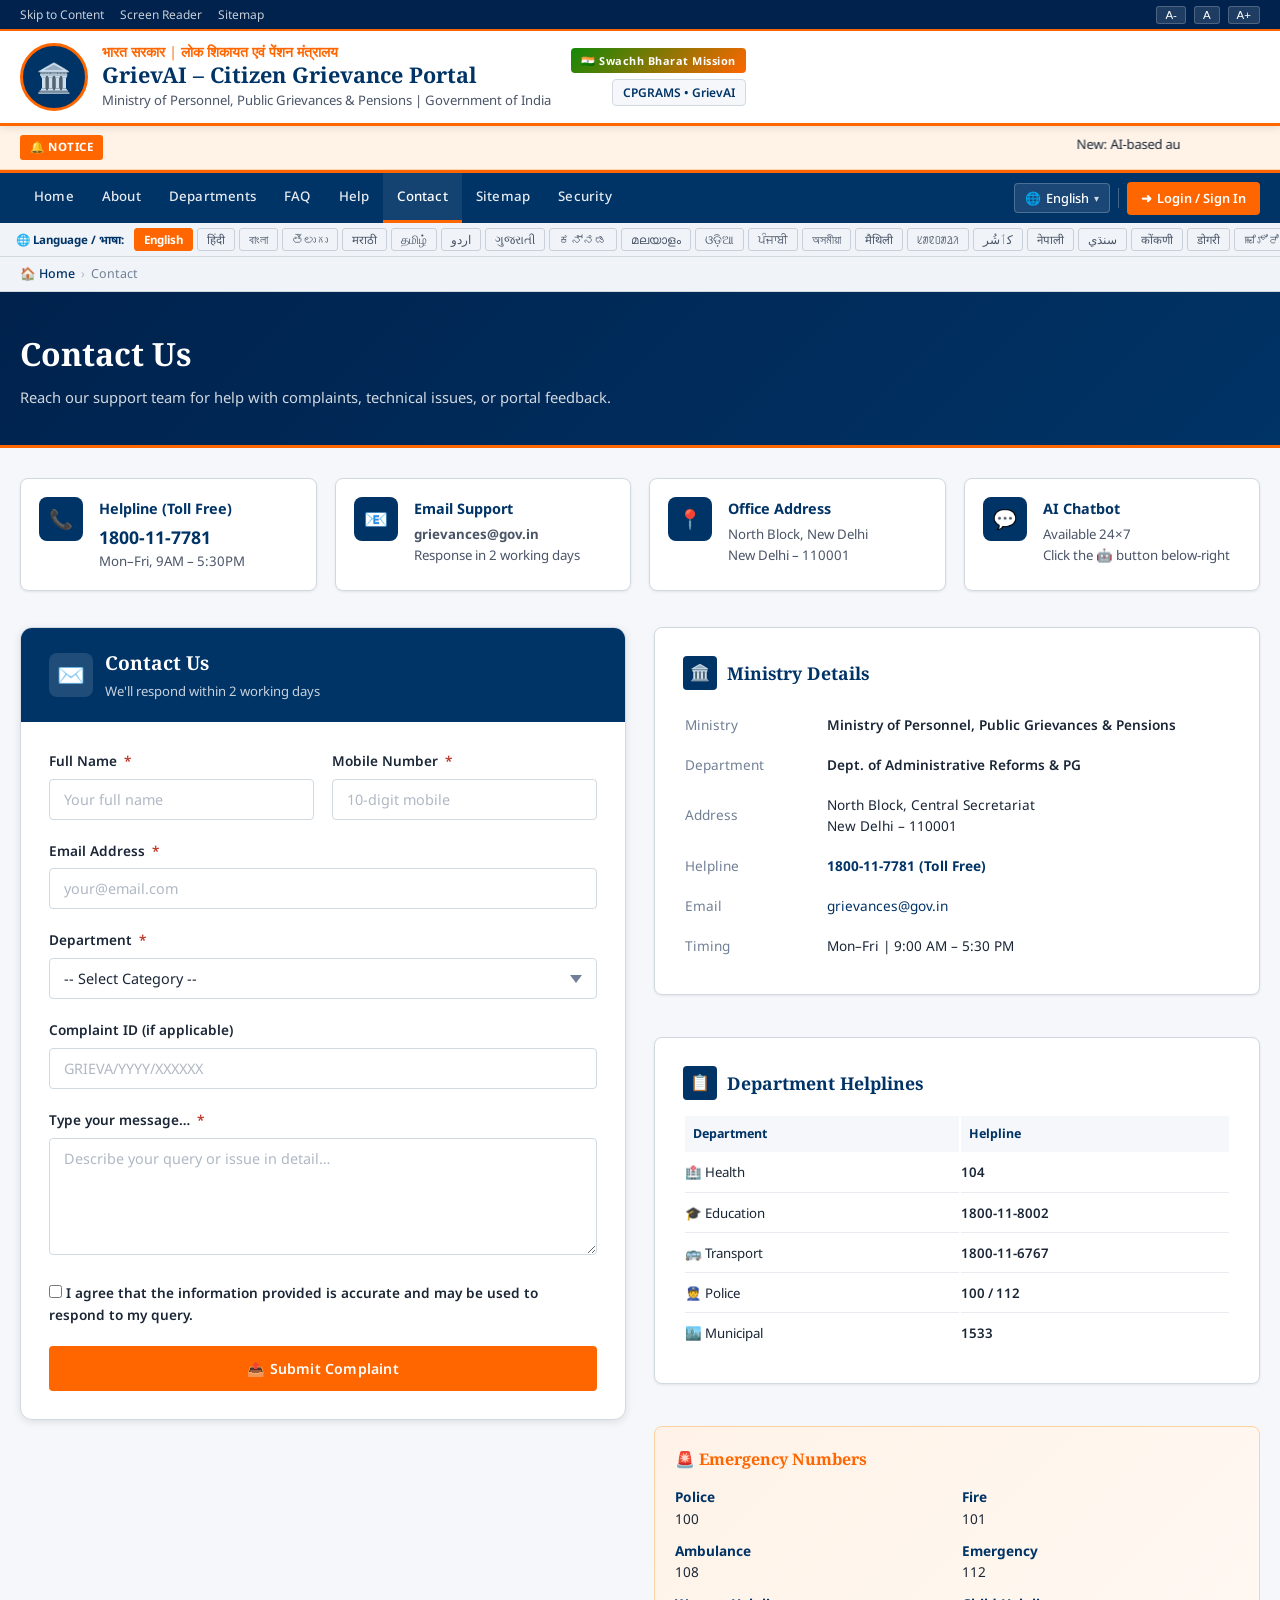
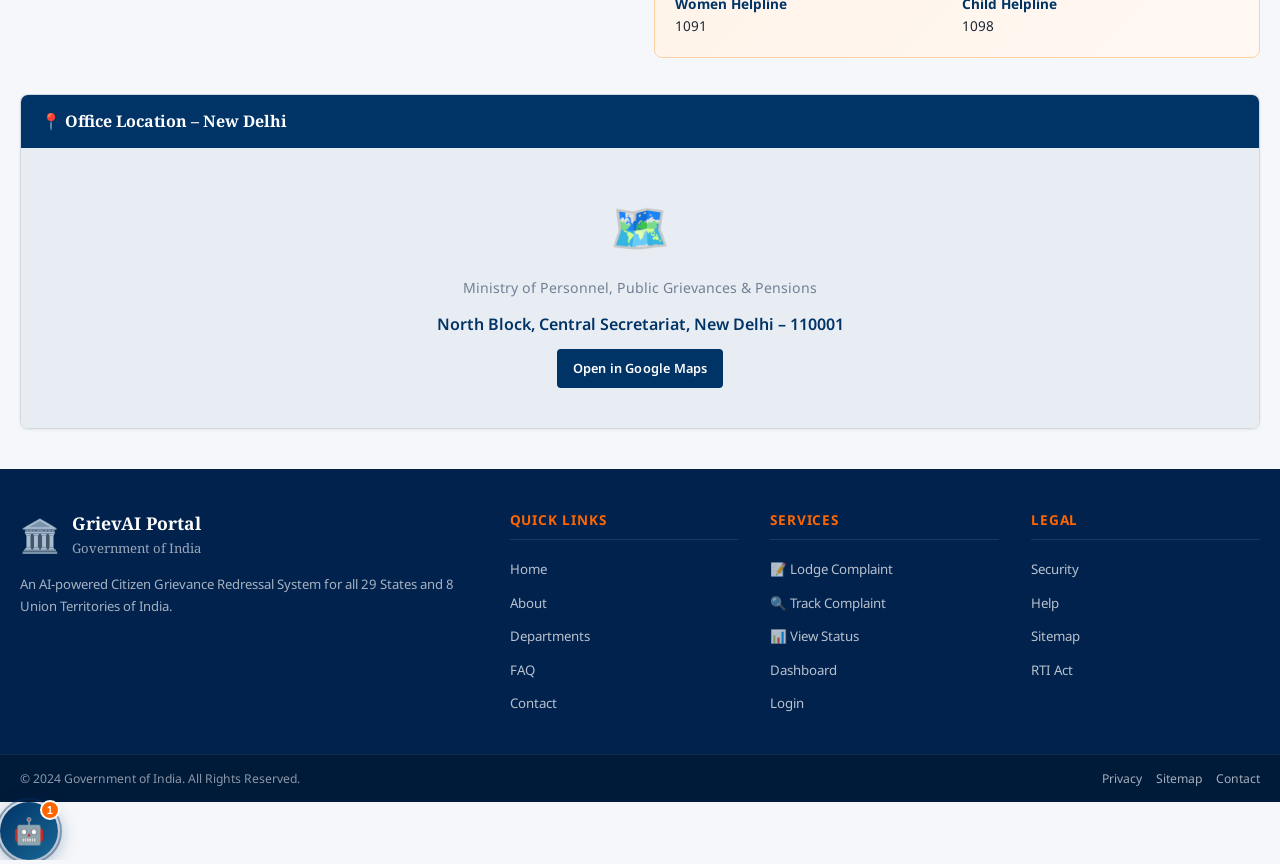
<file: contact.html>
<!DOCTYPE html>
<html lang="en">
<head>
  <meta charset="UTF-8">
  <meta name="viewport" content="width=device-width, initial-scale=1.0">
  <title>Contact Us | GrievAI – Government of India</title>
  <link rel="stylesheet" href="https://fonts.googleapis.com/css2?family=Noto+Sans:wght@400;500;600;700&family=Noto+Serif:wght@400;600;700&family=Noto+Sans+Devanagari:wght@400;600;700&display=swap">
  <link rel="stylesheet" href="css/style.css">
  <link rel="stylesheet" href="css/chatbot.css">
</head>
<body>
  <div id="site-header-placeholder"></div>

  <div class="breadcrumb-bar">
    <div class="breadcrumb-inner">
      <a href="index.html">🏠 Home</a>
      <span class="sep">›</span>
      <span>Contact</span>
    </div>
  </div>

  <div class="page-hero">
    <div class="page-hero-inner">
      <h1 data-i18n="page.contact.h1">📞 Contact Us</h1>
      <p data-i18n="page.contact.desc">Reach out to our helpdesk for assistance with your grievances. We respond within 2 working days.</p>
    </div>
  </div>

  <div class="page-content">

    <!-- Contact Info Cards -->
    <div class="grid-4" style="margin-bottom:36px;gap:18px;">
      <div class="contact-info-card">
        <div class="contact-icon">📞</div>
        <div>
          <h4>Helpline (Toll Free)</h4>
          <p><strong style="font-size:1.1rem;color:var(--navy);">1800-11-7781</strong><br>Mon–Fri, 9AM – 5:30PM</p>
        </div>
      </div>
      <div class="contact-info-card">
        <div class="contact-icon">📧</div>
        <div>
          <h4>Email Support</h4>
          <p><strong>grievances@gov.in</strong><br>Response in 2 working days</p>
        </div>
      </div>
      <div class="contact-info-card">
        <div class="contact-icon">📍</div>
        <div>
          <h4>Office Address</h4>
          <p>North Block, New Delhi<br>New Delhi – 110001</p>
        </div>
      </div>
      <div class="contact-info-card">
        <div class="contact-icon">💬</div>
        <div>
          <h4>AI Chatbot</h4>
          <p>Available 24×7<br>Click the 🤖 button below-right</p>
        </div>
      </div>
    </div>

    <div class="grid-2" style="gap:28px;">

      <!-- Contact Form -->
      <div>
        <div class="complaint-form-section">
          <div class="form-section-header">
            <div class="form-section-icon">✉️</div>
            <div>
              <h2 data-i18n="page.contact.h1">Send Us a Message</h2>
              <p>We'll respond within 2 working days</p>
            </div>
          </div>
          <div class="complaint-form-body">
            <form id="contactForm" novalidate>
              <div class="form-row">
                <div class="form-group">
                  <label for="cName"><span data-i18n="form.name">Full Name</span> <span class="required">*</span></label>
                  <input type="text" id="cName" name="name" class="form-control" placeholder="Your full name" required>
                </div>
                <div class="form-group">
                  <label for="cMobile"><span data-i18n="form.mobile">Mobile Number</span> <span class="required">*</span></label>
                  <input type="tel" id="cMobile" name="mobile" class="form-control" placeholder="10-digit mobile" maxlength="10" required>
                </div>
              </div>
              <div class="form-group">
                <label for="cEmail"><span data-i18n="form.email">Email Address</span> <span class="required">*</span></label>
                <input type="email" id="cEmail" name="email" class="form-control" placeholder="your@email.com" required>
              </div>
              <div class="form-group">
                <label for="cCategory"><span data-i18n="form.dept">Category</span> <span class="required">*</span></label>
                <select id="cCategory" name="category" class="form-control" required>
                  <option value="">-- Select Category --</option>
                  <option>Complaint Filing Help</option>
                  <option>Complaint Tracking Issue</option>
                  <option>Technical Problem</option>
                  <option>Login / Account Issue</option>
                  <option>Feedback / Suggestion</option>
                  <option>Other</option>
                </select>
              </div>
              <div class="form-group">
                <label for="cComplaintId">Complaint ID (if applicable)</label>
                <input type="text" id="cComplaintId" name="complaintId" class="form-control" placeholder="GRIEVA/YYYY/XXXXXX" style="text-transform:uppercase;">
              </div>
              <div class="form-group">
                <label for="cMessage"><span data-i18n="bot.input.ph">Message</span> <span class="required">*</span></label>
                <textarea id="cMessage" name="message" class="form-control" rows="5" placeholder="Describe your query or issue in detail…" required></textarea>
              </div>
              <div class="form-group">
                <label>
                  <input type="checkbox" required> I agree that the information provided is accurate and may be used to respond to my query.
                </label>
              </div>
              <button type="submit" class="btn btn-primary btn-full" data-i18n="btn.submit">📤 Submit Complaint</button>
            </form>
          </div>
        </div>
      </div>

      <!-- Info panels -->
      <div style="display:flex;flex-direction:column;gap:20px;">

        <!-- Ministry Info -->
        <div class="content-block">
          <h3><span class="block-icon">🏛️</span> Ministry Details</h3>
          <table style="width:100%;font-size:0.85rem;">
            <tr>
              <td style="padding:8px 0;color:var(--text-muted);width:140px;">Ministry</td>
              <td style="padding:8px 0;font-weight:600;color:var(--text-primary);">Ministry of Personnel, Public Grievances &amp; Pensions</td>
            </tr>
            <tr style="border-top:1px solid var(--light-gray);">
              <td style="padding:8px 0;color:var(--text-muted);">Department</td>
              <td style="padding:8px 0;font-weight:600;">Dept. of Administrative Reforms &amp; PG</td>
            </tr>
            <tr style="border-top:1px solid var(--light-gray);">
              <td style="padding:8px 0;color:var(--text-muted);">Address</td>
              <td style="padding:8px 0;">North Block, Central Secretariat<br>New Delhi – 110001</td>
            </tr>
            <tr style="border-top:1px solid var(--light-gray);">
              <td style="padding:8px 0;color:var(--text-muted);">Helpline</td>
              <td style="padding:8px 0;font-weight:700;color:var(--navy);">1800-11-7781 (Toll Free)</td>
            </tr>
            <tr style="border-top:1px solid var(--light-gray);">
              <td style="padding:8px 0;color:var(--text-muted);">Email</td>
              <td style="padding:8px 0;"><a href="mailto:grievances@gov.in">grievances@gov.in</a></td>
            </tr>
            <tr style="border-top:1px solid var(--light-gray);">
              <td style="padding:8px 0;color:var(--text-muted);">Timing</td>
              <td style="padding:8px 0;">Mon–Fri | 9:00 AM – 5:30 PM</td>
            </tr>
          </table>
        </div>

        <!-- Department Helplines -->
        <div class="content-block">
          <h3><span class="block-icon">📋</span> Department Helplines</h3>
          <table style="width:100%;font-size:0.83rem;">
            <thead>
              <tr>
                <th style="text-align:left;padding:8px;background:var(--off-gray,#f5f7fa);color:var(--navy);font-size:0.78rem;">Department</th>
                <th style="text-align:left;padding:8px;background:var(--off-gray,#f5f7fa);color:var(--navy);font-size:0.78rem;">Helpline</th>
              </tr>
            </thead>
            <tbody>
              <tr><td style="padding:8px 0;border-bottom:1px solid var(--light-gray);">🏥 Health</td><td style="padding:8px 0;border-bottom:1px solid var(--light-gray);font-weight:600;">104</td></tr>
              <tr><td style="padding:8px 0;border-bottom:1px solid var(--light-gray);">🎓 Education</td><td style="padding:8px 0;border-bottom:1px solid var(--light-gray);font-weight:600;">1800-11-8002</td></tr>
              <tr><td style="padding:8px 0;border-bottom:1px solid var(--light-gray);">🚌 Transport</td><td style="padding:8px 0;border-bottom:1px solid var(--light-gray);font-weight:600;">1800-11-6767</td></tr>
              <tr><td style="padding:8px 0;border-bottom:1px solid var(--light-gray);">👮 Police</td><td style="padding:8px 0;border-bottom:1px solid var(--light-gray);font-weight:600;">100 / 112</td></tr>
              <tr><td style="padding:8px 0;">🏙️ Municipal</td><td style="padding:8px 0;font-weight:600;">1533</td></tr>
            </tbody>
          </table>
        </div>

        <!-- Emergency Numbers -->
        <div style="background:linear-gradient(135deg,#fff3e8,#fff8f2);border:1px solid #ffd0a0;border-radius:var(--radius);padding:20px;">
          <h4 style="color:var(--saffron);font-family:var(--font-serif);margin-bottom:14px;">🚨 Emergency Numbers</h4>
          <div style="display:grid;grid-template-columns:1fr 1fr;gap:10px;font-size:0.85rem;">
            <div><strong style="color:var(--navy);">Police</strong><br>100</div>
            <div><strong style="color:var(--navy);">Fire</strong><br>101</div>
            <div><strong style="color:var(--navy);">Ambulance</strong><br>108</div>
            <div><strong style="color:var(--navy);">Emergency</strong><br>112</div>
            <div><strong style="color:var(--navy);">Women Helpline</strong><br>1091</div>
            <div><strong style="color:var(--navy);">Child Helpline</strong><br>1098</div>
          </div>
        </div>

      </div>
    </div>

    <!-- Map Placeholder -->
    <div style="margin-top:36px;background:var(--white);border:1px solid var(--border);border-radius:var(--radius);overflow:hidden;box-shadow:var(--shadow-sm);">
      <div style="background:var(--navy);padding:14px 20px;">
        <h4 style="color:#fff;font-family:var(--font-serif);">📍 Office Location – New Delhi</h4>
      </div>
      <div style="background:#e8edf3;height:280px;display:flex;align-items:center;justify-content:center;flex-direction:column;gap:12px;">
        <div style="font-size:3rem;">🗺️</div>
        <p style="color:var(--text-muted);font-size:0.88rem;">Ministry of Personnel, Public Grievances &amp; Pensions</p>
        <p style="color:var(--navy);font-weight:600;">North Block, Central Secretariat, New Delhi – 110001</p>
        <a href="https://maps.google.com/?q=North+Block+New+Delhi" target="_blank" rel="noopener" class="btn btn-navy btn-sm">Open in Google Maps</a>
      </div>
    </div>

  </div>

  <div id="site-footer-placeholder"></div>
  <script src="js/ai_department.js"></script>
  <script src="js/camera.js"></script>
  <script src="js/lang.js"></script>
  <script src="js/components.js"></script>
  <script src="js/main.js"></script>
  <script src="js/chatbot.js"></script>
</body>
</html>
</file>
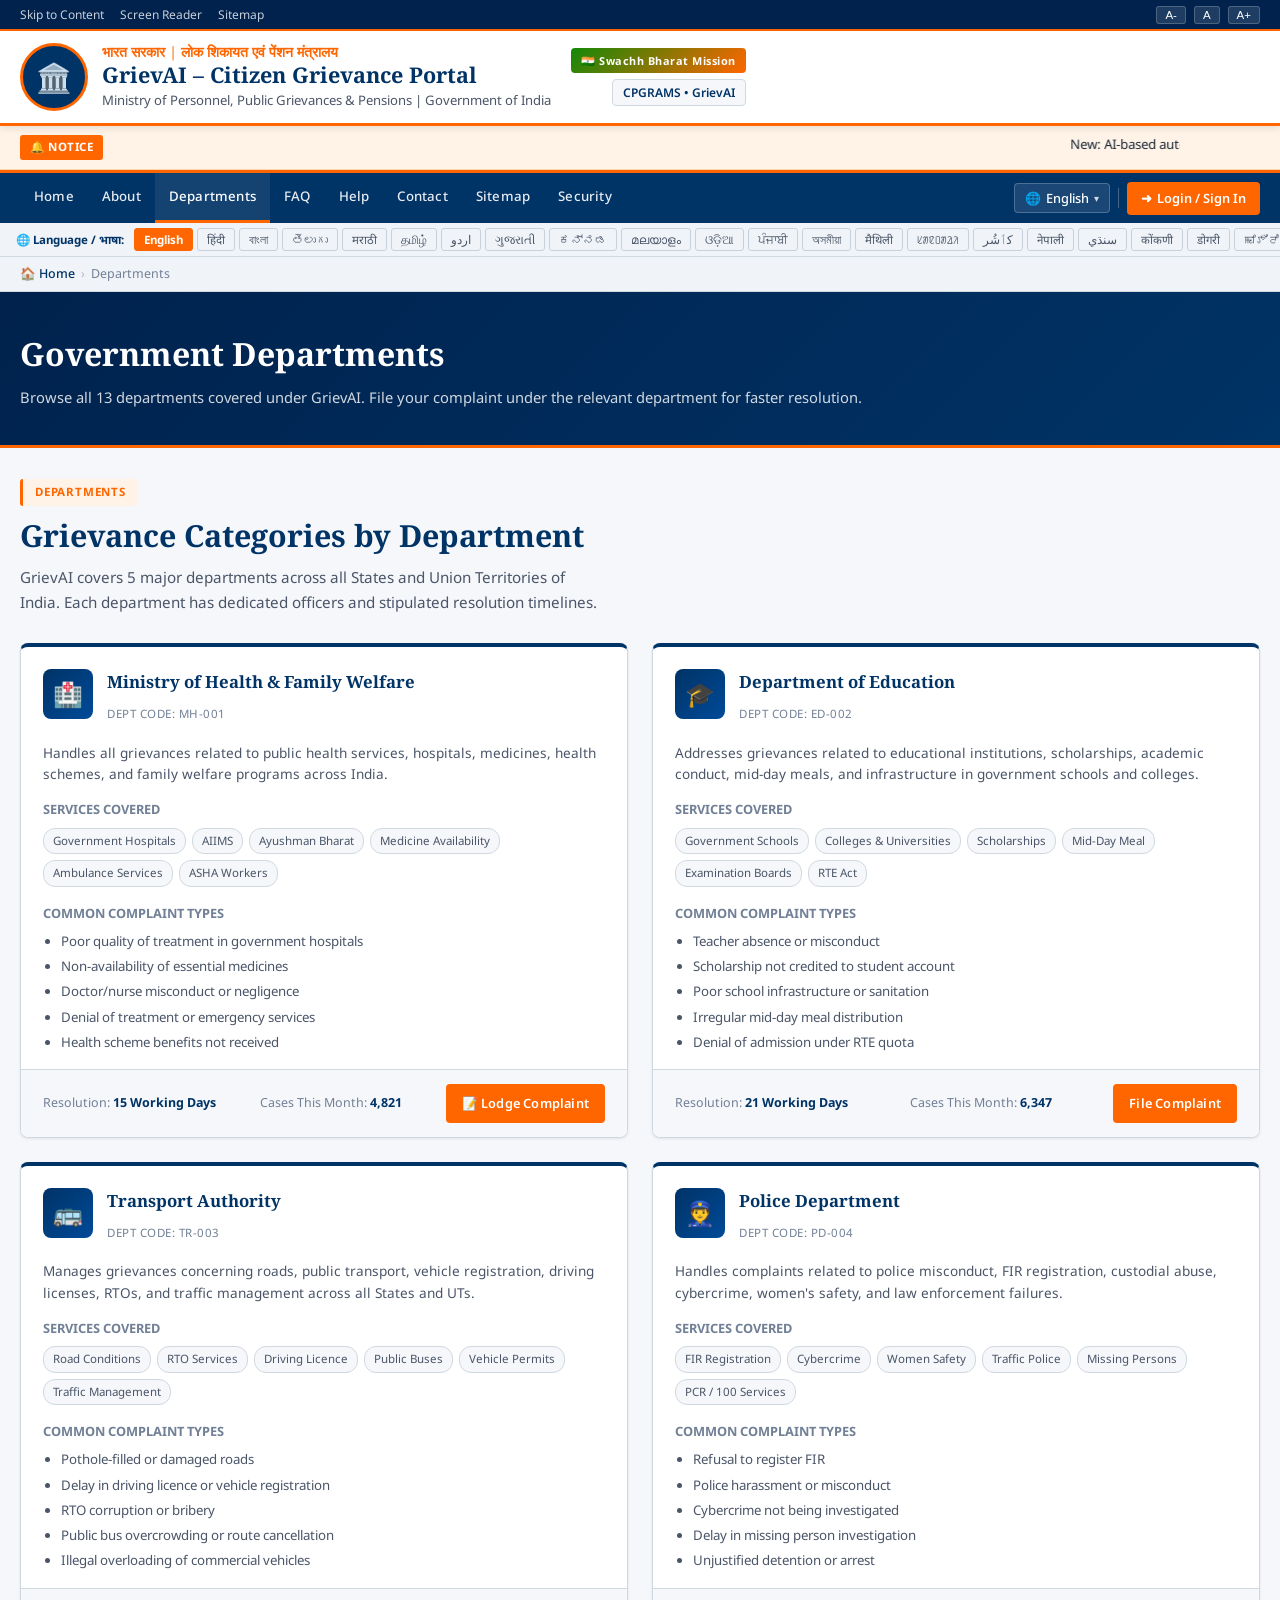
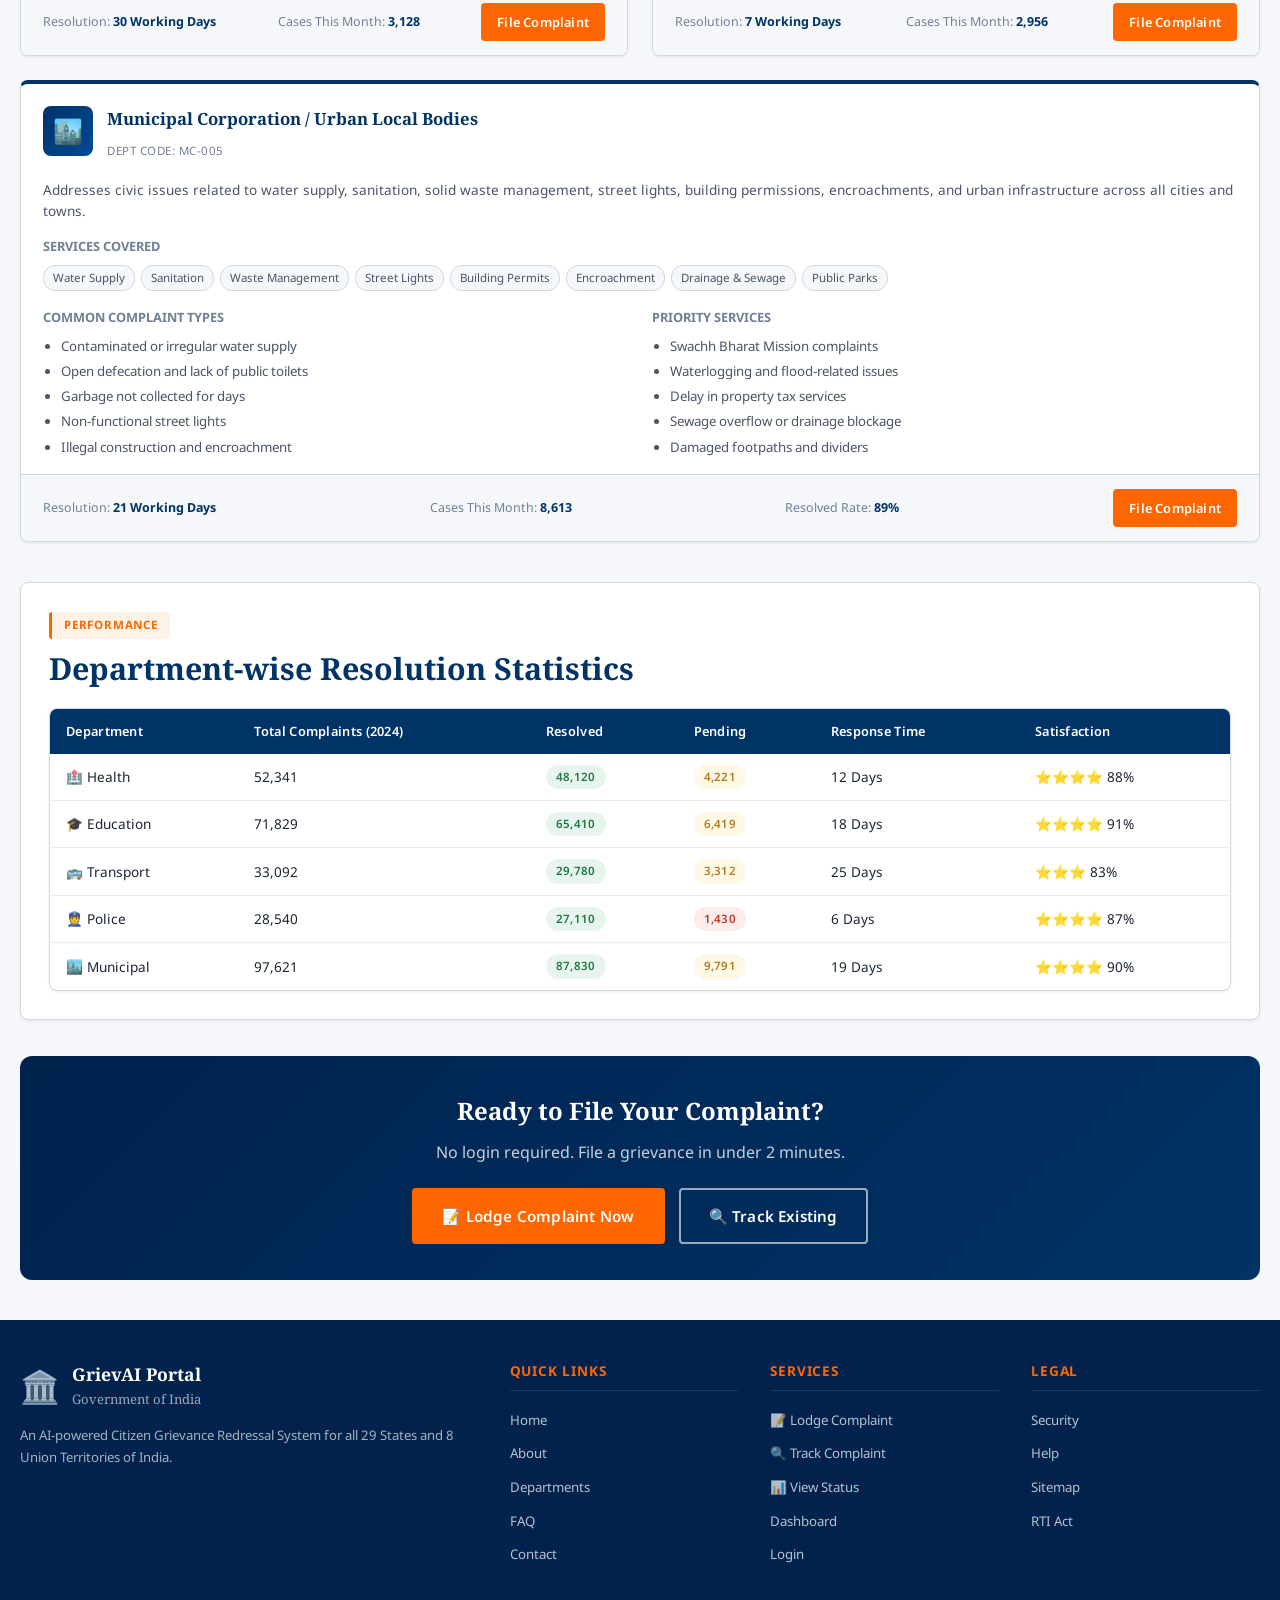
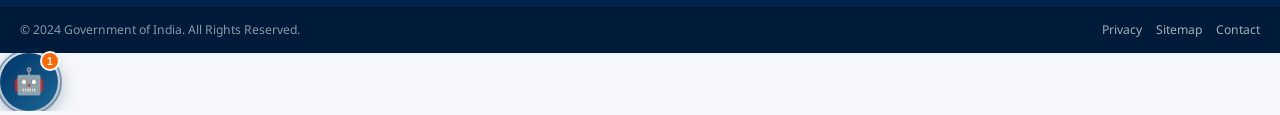
<file: departments.html>
<!DOCTYPE html>
<html lang="en">
<head>
  <meta charset="UTF-8">
  <meta name="viewport" content="width=device-width, initial-scale=1.0">
  <title>Departments | GrievAI – Government of India</title>
  <link rel="stylesheet" href="https://fonts.googleapis.com/css2?family=Noto+Sans:wght@400;500;600;700&family=Noto+Serif:wght@400;600;700&family=Noto+Sans+Devanagari:wght@400;600;700&display=swap">
  <link rel="stylesheet" href="css/style.css">
  <link rel="stylesheet" href="css/chatbot.css">
</head>
<body>
  <div id="site-header-placeholder"></div>

  <div class="breadcrumb-bar">
    <div class="breadcrumb-inner">
      <a href="index.html">🏠 Home</a>
      <span class="sep">›</span>
      <span>Departments</span>
    </div>
  </div>

  <div class="page-hero">
    <div class="page-hero-inner">
      <h1 data-i18n="page.dept.h1">🏛️ Government Departments</h1>
      <p data-i18n="page.dept.desc">Select the appropriate department to file or view grievances. Each department has a dedicated grievance cell.</p>
    </div>
  </div>

  <div class="page-content">

    <div class="section-header" style="margin-bottom:28px;">
      <span class="section-tag" data-i18n="dept.tag">All Departments</span>
      <h2 data-i18n="dept.table.title">Browse by Department</h2>
      <p>GrievAI covers 5 major departments across all States and Union Territories of India. Each department has dedicated officers and stipulated resolution timelines.</p>
    </div>

    <!-- Department Cards -->
    <div class="grid-2" style="gap:24px;margin-bottom:40px;">

      <!-- Health -->
      <div class="dept-card">
        <div class="dept-card-header">
          <div class="dept-icon">🏥</div>
          <div>
            <h3>Ministry of Health &amp; Family Welfare</h3>
            <span class="dept-code">Dept Code: MH-001</span>
          </div>
        </div>
        <div class="dept-card-body">
          <p>Handles all grievances related to public health services, hospitals, medicines, health schemes, and family welfare programs across India.</p>
          <strong style="font-size:0.8rem;color:var(--text-muted);display:block;margin-bottom:8px;">SERVICES COVERED</strong>
          <div class="dept-tags">
            <span class="dept-tag">Government Hospitals</span>
            <span class="dept-tag">AIIMS</span>
            <span class="dept-tag">Ayushman Bharat</span>
            <span class="dept-tag">Medicine Availability</span>
            <span class="dept-tag">Ambulance Services</span>
            <span class="dept-tag">ASHA Workers</span>
          </div>
          <strong style="font-size:0.8rem;color:var(--text-muted);display:block;margin-bottom:8px;">COMMON COMPLAINT TYPES</strong>
          <ul style="list-style:disc;padding-left:18px;margin-bottom:0;">
            <li style="font-size:0.83rem;color:var(--text-secondary);margin-bottom:4px;">Poor quality of treatment in government hospitals</li>
            <li style="font-size:0.83rem;color:var(--text-secondary);margin-bottom:4px;">Non-availability of essential medicines</li>
            <li style="font-size:0.83rem;color:var(--text-secondary);margin-bottom:4px;">Doctor/nurse misconduct or negligence</li>
            <li style="font-size:0.83rem;color:var(--text-secondary);margin-bottom:4px;">Denial of treatment or emergency services</li>
            <li style="font-size:0.83rem;color:var(--text-secondary);">Health scheme benefits not received</li>
          </ul>
        </div>
        <div class="dept-card-footer">
          <div class="dept-stat">Resolution: <span>15 Working Days</span></div>
          <div class="dept-stat">Cases This Month: <span>4,821</span></div>
          <a href="index.html#lodge" class="btn btn-primary btn-sm" data-i18n="btn.lodge">File Complaint</a>
        </div>
      </div>

      <!-- Education -->
      <div class="dept-card">
        <div class="dept-card-header">
          <div class="dept-icon">🎓</div>
          <div>
            <h3>Department of Education</h3>
            <span class="dept-code">Dept Code: ED-002</span>
          </div>
        </div>
        <div class="dept-card-body">
          <p>Addresses grievances related to educational institutions, scholarships, academic conduct, mid-day meals, and infrastructure in government schools and colleges.</p>
          <strong style="font-size:0.8rem;color:var(--text-muted);display:block;margin-bottom:8px;">SERVICES COVERED</strong>
          <div class="dept-tags">
            <span class="dept-tag">Government Schools</span>
            <span class="dept-tag">Colleges &amp; Universities</span>
            <span class="dept-tag">Scholarships</span>
            <span class="dept-tag">Mid-Day Meal</span>
            <span class="dept-tag">Examination Boards</span>
            <span class="dept-tag">RTE Act</span>
          </div>
          <strong style="font-size:0.8rem;color:var(--text-muted);display:block;margin-bottom:8px;">COMMON COMPLAINT TYPES</strong>
          <ul style="list-style:disc;padding-left:18px;margin-bottom:0;">
            <li style="font-size:0.83rem;color:var(--text-secondary);margin-bottom:4px;">Teacher absence or misconduct</li>
            <li style="font-size:0.83rem;color:var(--text-secondary);margin-bottom:4px;">Scholarship not credited to student account</li>
            <li style="font-size:0.83rem;color:var(--text-secondary);margin-bottom:4px;">Poor school infrastructure or sanitation</li>
            <li style="font-size:0.83rem;color:var(--text-secondary);margin-bottom:4px;">Irregular mid-day meal distribution</li>
            <li style="font-size:0.83rem;color:var(--text-secondary);">Denial of admission under RTE quota</li>
          </ul>
        </div>
        <div class="dept-card-footer">
          <div class="dept-stat">Resolution: <span>21 Working Days</span></div>
          <div class="dept-stat">Cases This Month: <span>6,347</span></div>
          <a href="index.html#lodge" class="btn btn-primary btn-sm">File Complaint</a>
        </div>
      </div>

      <!-- Transport -->
      <div class="dept-card">
        <div class="dept-card-header">
          <div class="dept-icon">🚌</div>
          <div>
            <h3>Transport Authority</h3>
            <span class="dept-code">Dept Code: TR-003</span>
          </div>
        </div>
        <div class="dept-card-body">
          <p>Manages grievances concerning roads, public transport, vehicle registration, driving licenses, RTOs, and traffic management across all States and UTs.</p>
          <strong style="font-size:0.8rem;color:var(--text-muted);display:block;margin-bottom:8px;">SERVICES COVERED</strong>
          <div class="dept-tags">
            <span class="dept-tag">Road Conditions</span>
            <span class="dept-tag">RTO Services</span>
            <span class="dept-tag">Driving Licence</span>
            <span class="dept-tag">Public Buses</span>
            <span class="dept-tag">Vehicle Permits</span>
            <span class="dept-tag">Traffic Management</span>
          </div>
          <strong style="font-size:0.8rem;color:var(--text-muted);display:block;margin-bottom:8px;">COMMON COMPLAINT TYPES</strong>
          <ul style="list-style:disc;padding-left:18px;margin-bottom:0;">
            <li style="font-size:0.83rem;color:var(--text-secondary);margin-bottom:4px;">Pothole-filled or damaged roads</li>
            <li style="font-size:0.83rem;color:var(--text-secondary);margin-bottom:4px;">Delay in driving licence or vehicle registration</li>
            <li style="font-size:0.83rem;color:var(--text-secondary);margin-bottom:4px;">RTO corruption or bribery</li>
            <li style="font-size:0.83rem;color:var(--text-secondary);margin-bottom:4px;">Public bus overcrowding or route cancellation</li>
            <li style="font-size:0.83rem;color:var(--text-secondary);">Illegal overloading of commercial vehicles</li>
          </ul>
        </div>
        <div class="dept-card-footer">
          <div class="dept-stat">Resolution: <span>30 Working Days</span></div>
          <div class="dept-stat">Cases This Month: <span>3,128</span></div>
          <a href="index.html#lodge" class="btn btn-primary btn-sm">File Complaint</a>
        </div>
      </div>

      <!-- Police -->
      <div class="dept-card">
        <div class="dept-card-header">
          <div class="dept-icon">👮</div>
          <div>
            <h3>Police Department</h3>
            <span class="dept-code">Dept Code: PD-004</span>
          </div>
        </div>
        <div class="dept-card-body">
          <p>Handles complaints related to police misconduct, FIR registration, custodial abuse, cybercrime, women's safety, and law enforcement failures.</p>
          <strong style="font-size:0.8rem;color:var(--text-muted);display:block;margin-bottom:8px;">SERVICES COVERED</strong>
          <div class="dept-tags">
            <span class="dept-tag">FIR Registration</span>
            <span class="dept-tag">Cybercrime</span>
            <span class="dept-tag">Women Safety</span>
            <span class="dept-tag">Traffic Police</span>
            <span class="dept-tag">Missing Persons</span>
            <span class="dept-tag">PCR / 100 Services</span>
          </div>
          <strong style="font-size:0.8rem;color:var(--text-muted);display:block;margin-bottom:8px;">COMMON COMPLAINT TYPES</strong>
          <ul style="list-style:disc;padding-left:18px;margin-bottom:0;">
            <li style="font-size:0.83rem;color:var(--text-secondary);margin-bottom:4px;">Refusal to register FIR</li>
            <li style="font-size:0.83rem;color:var(--text-secondary);margin-bottom:4px;">Police harassment or misconduct</li>
            <li style="font-size:0.83rem;color:var(--text-secondary);margin-bottom:4px;">Cybercrime not being investigated</li>
            <li style="font-size:0.83rem;color:var(--text-secondary);margin-bottom:4px;">Delay in missing person investigation</li>
            <li style="font-size:0.83rem;color:var(--text-secondary);">Unjustified detention or arrest</li>
          </ul>
        </div>
        <div class="dept-card-footer">
          <div class="dept-stat">Resolution: <span>7 Working Days</span></div>
          <div class="dept-stat">Cases This Month: <span>2,956</span></div>
          <a href="index.html#lodge" class="btn btn-primary btn-sm">File Complaint</a>
        </div>
      </div>

      <!-- Municipal -->
      <div class="dept-card" style="grid-column:span 2;">
        <div class="dept-card-header">
          <div class="dept-icon">🏙️</div>
          <div>
            <h3>Municipal Corporation / Urban Local Bodies</h3>
            <span class="dept-code">Dept Code: MC-005</span>
          </div>
        </div>
        <div class="dept-card-body">
          <p>Addresses civic issues related to water supply, sanitation, solid waste management, street lights, building permissions, encroachments, and urban infrastructure across all cities and towns.</p>
          <strong style="font-size:0.8rem;color:var(--text-muted);display:block;margin-bottom:8px;">SERVICES COVERED</strong>
          <div class="dept-tags">
            <span class="dept-tag">Water Supply</span>
            <span class="dept-tag">Sanitation</span>
            <span class="dept-tag">Waste Management</span>
            <span class="dept-tag">Street Lights</span>
            <span class="dept-tag">Building Permits</span>
            <span class="dept-tag">Encroachment</span>
            <span class="dept-tag">Drainage &amp; Sewage</span>
            <span class="dept-tag">Public Parks</span>
          </div>
          <div class="grid-2" style="margin-top:14px;">
            <div>
              <strong style="font-size:0.8rem;color:var(--text-muted);display:block;margin-bottom:8px;">COMMON COMPLAINT TYPES</strong>
              <ul style="list-style:disc;padding-left:18px;margin-bottom:0;">
                <li style="font-size:0.83rem;color:var(--text-secondary);margin-bottom:4px;">Contaminated or irregular water supply</li>
                <li style="font-size:0.83rem;color:var(--text-secondary);margin-bottom:4px;">Open defecation and lack of public toilets</li>
                <li style="font-size:0.83rem;color:var(--text-secondary);margin-bottom:4px;">Garbage not collected for days</li>
                <li style="font-size:0.83rem;color:var(--text-secondary);margin-bottom:4px;">Non-functional street lights</li>
                <li style="font-size:0.83rem;color:var(--text-secondary);">Illegal construction and encroachment</li>
              </ul>
            </div>
            <div>
              <strong style="font-size:0.8rem;color:var(--text-muted);display:block;margin-bottom:8px;">PRIORITY SERVICES</strong>
              <ul style="list-style:disc;padding-left:18px;margin-bottom:0;">
                <li style="font-size:0.83rem;color:var(--text-secondary);margin-bottom:4px;">Swachh Bharat Mission complaints</li>
                <li style="font-size:0.83rem;color:var(--text-secondary);margin-bottom:4px;">Waterlogging and flood-related issues</li>
                <li style="font-size:0.83rem;color:var(--text-secondary);margin-bottom:4px;">Delay in property tax services</li>
                <li style="font-size:0.83rem;color:var(--text-secondary);margin-bottom:4px;">Sewage overflow or drainage blockage</li>
                <li style="font-size:0.83rem;color:var(--text-secondary);">Damaged footpaths and dividers</li>
              </ul>
            </div>
          </div>
        </div>
        <div class="dept-card-footer">
          <div class="dept-stat">Resolution: <span>21 Working Days</span></div>
          <div class="dept-stat">Cases This Month: <span>8,613</span></div>
          <div class="dept-stat">Resolved Rate: <span>89%</span></div>
          <a href="index.html#lodge" class="btn btn-primary btn-sm">File Complaint</a>
        </div>
      </div>

    </div>

    <!-- Resolution Timeline Chart (Static) -->
    <div class="card" style="padding:28px;margin-bottom:36px;">
      <div class="section-header" style="margin-bottom:20px;">
        <span class="section-tag">Performance</span>
        <h2>Department-wise Resolution Statistics</h2>
      </div>
      <div class="card" style="overflow:hidden;">
        <table class="data-table">
          <thead>
            <tr>
              <th data-i18n="dept.th.name">Department</th>
              <th>Total Complaints (2024)</th>
              <th>Resolved</th>
              <th>Pending</th>
              <th data-i18n="dept.th.time">Avg. Resolution Time</th>
              <th>Satisfaction</th>
            </tr>
          </thead>
          <tbody>
            <tr>
              <td>🏥 Health</td>
              <td>52,341</td>
              <td><span class="badge badge-success">48,120</span></td>
              <td><span class="badge badge-warning">4,221</span></td>
              <td>12 Days</td>
              <td>⭐⭐⭐⭐ 88%</td>
            </tr>
            <tr>
              <td>🎓 Education</td>
              <td>71,829</td>
              <td><span class="badge badge-success">65,410</span></td>
              <td><span class="badge badge-warning">6,419</span></td>
              <td>18 Days</td>
              <td>⭐⭐⭐⭐ 91%</td>
            </tr>
            <tr>
              <td>🚌 Transport</td>
              <td>33,092</td>
              <td><span class="badge badge-success">29,780</span></td>
              <td><span class="badge badge-warning">3,312</span></td>
              <td>25 Days</td>
              <td>⭐⭐⭐ 83%</td>
            </tr>
            <tr>
              <td>👮 Police</td>
              <td>28,540</td>
              <td><span class="badge badge-success">27,110</span></td>
              <td><span class="badge badge-error">1,430</span></td>
              <td>6 Days</td>
              <td>⭐⭐⭐⭐ 87%</td>
            </tr>
            <tr>
              <td>🏙️ Municipal</td>
              <td>97,621</td>
              <td><span class="badge badge-success">87,830</span></td>
              <td><span class="badge badge-warning">9,791</span></td>
              <td>19 Days</td>
              <td>⭐⭐⭐⭐ 90%</td>
            </tr>
          </tbody>
        </table>
      </div>
    </div>

    <!-- CTA -->
    <div style="background:linear-gradient(135deg,var(--navy-dark),var(--navy));border-radius:var(--radius-lg);padding:36px 32px;text-align:center;color:#fff;">
      <h2 style="font-family:var(--font-serif);margin-bottom:10px;">Ready to File Your Complaint?</h2>
      <p style="color:rgba(255,255,255,0.78);margin-bottom:22px;">No login required. File a grievance in under 2 minutes.</p>
      <div style="display:flex;justify-content:center;gap:14px;flex-wrap:wrap;">
        <a href="index.html#lodge" class="btn btn-primary btn-lg">📝 Lodge Complaint Now</a>
        <a href="track.html" class="btn btn-outline-white btn-lg">🔍 Track Existing</a>
      </div>
    </div>

  </div>

  <div id="site-footer-placeholder"></div>
  <script src="js/ai_department.js"></script>
  <script src="js/camera.js"></script>
  <script src="js/lang.js"></script>
  <script src="js/components.js"></script>
  <script src="js/main.js"></script>
  <script src="js/chatbot.js"></script>
</body>
</html>
</file>
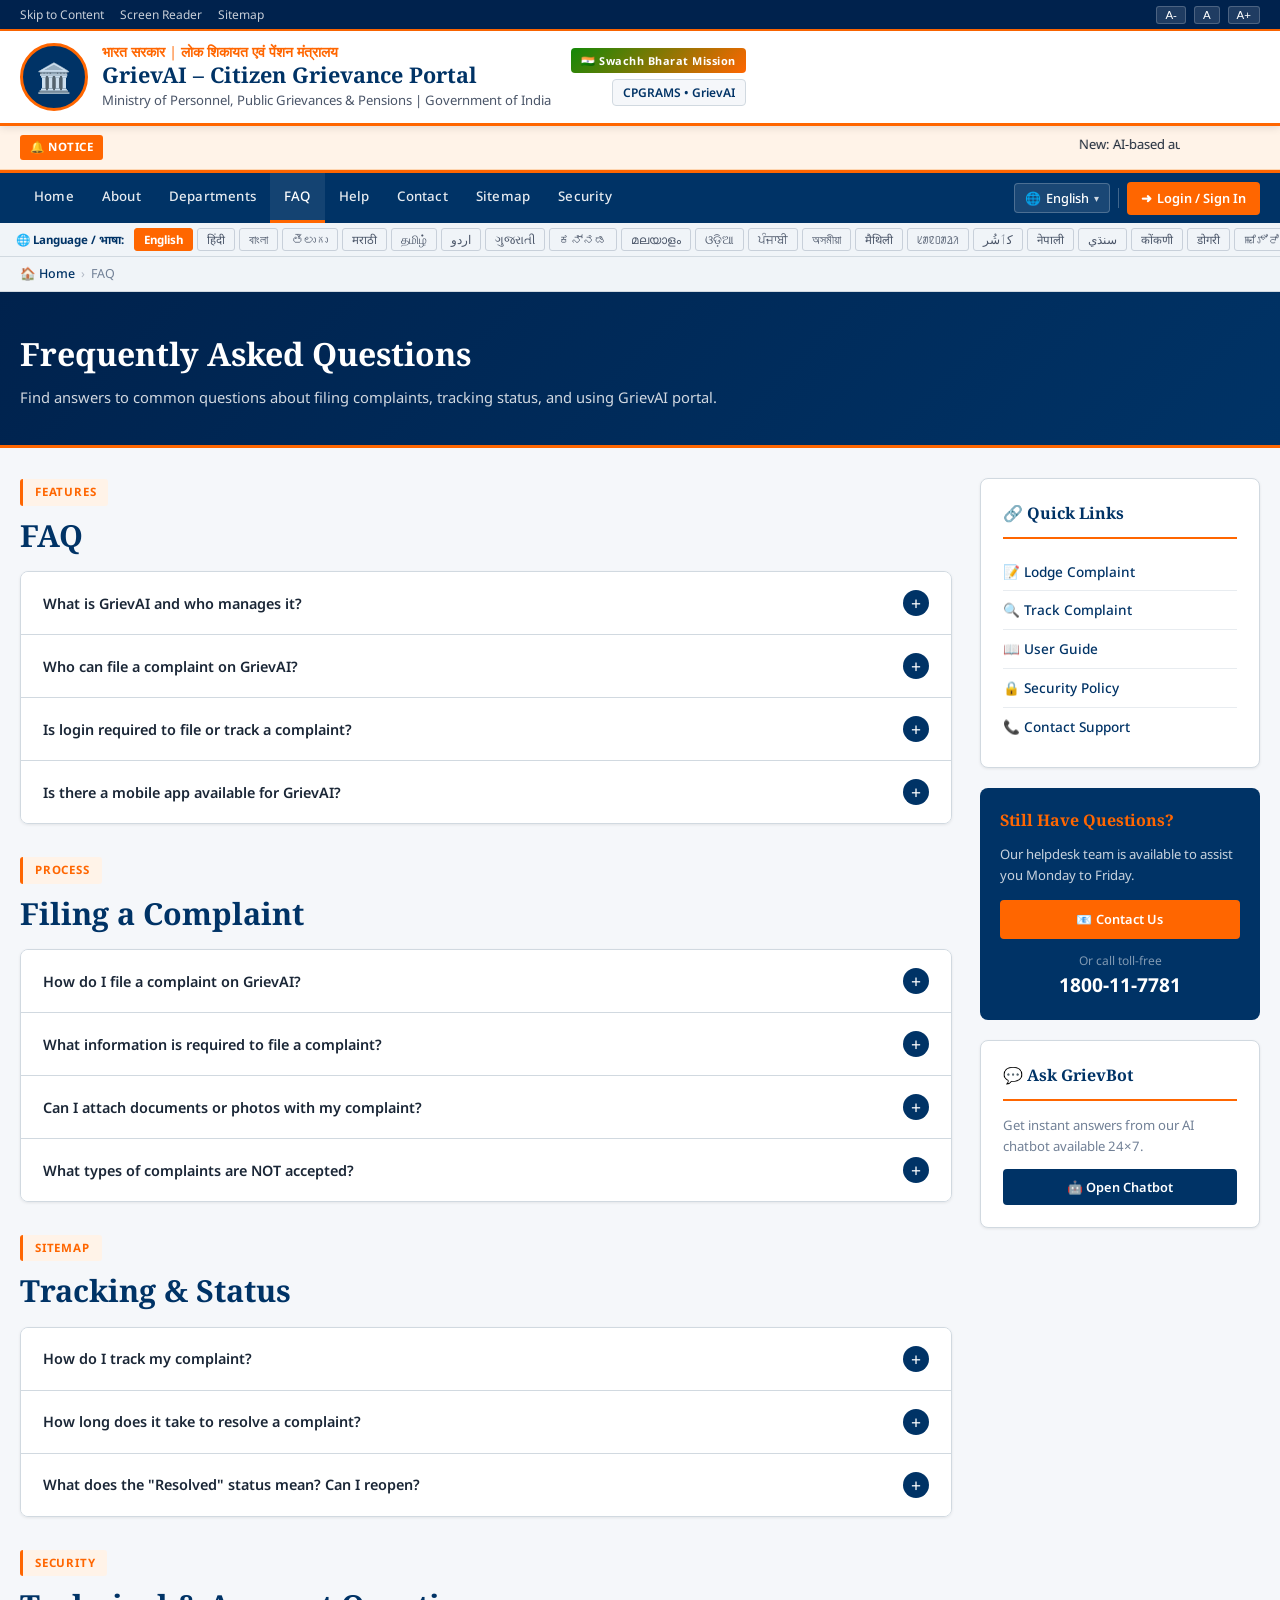
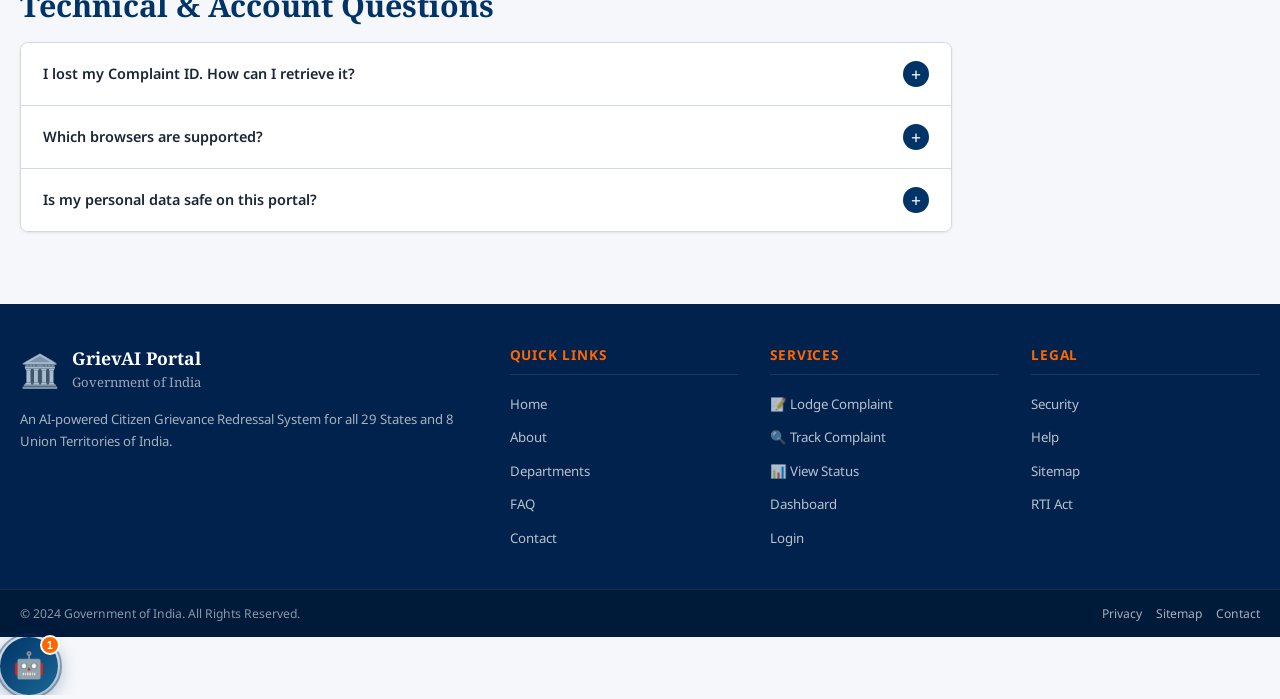
<file: faq.html>
<!DOCTYPE html>
<html lang="en">
<head>
  <meta charset="UTF-8">
  <meta name="viewport" content="width=device-width, initial-scale=1.0">
  <title>FAQ | GrievAI – Government of India</title>
  <link rel="stylesheet" href="https://fonts.googleapis.com/css2?family=Noto+Sans:wght@400;500;600;700&family=Noto+Serif:wght@400;600;700&family=Noto+Sans+Devanagari:wght@400;600;700&display=swap">
  <link rel="stylesheet" href="css/style.css">
  <link rel="stylesheet" href="css/chatbot.css">
</head>
<body>
  <div id="site-header-placeholder"></div>

  <div class="breadcrumb-bar">
    <div class="breadcrumb-inner">
      <a href="index.html">🏠 Home</a>
      <span class="sep">›</span>
      <span>FAQ</span>
    </div>
  </div>

  <div class="page-hero">
    <div class="page-hero-inner">
      <h1 data-i18n="page.faq.h1">❓ Frequently Asked Questions</h1>
      <p data-i18n="page.faq.desc">Find answers to common questions about using the GrievAI Grievance Portal.</p>
    </div>
  </div>

  <div class="page-content">
    <div class="sidebar-layout">

      <!-- Main FAQ Content -->
      <div>

        <!-- Section: General -->
        <div style="margin-bottom:32px;">
          <div class="section-header" style="margin-bottom:16px;">
            <span class="section-tag" data-i18n="feat.tag">General</span>
            <h2><span data-i18n="nav.faq">General Questions</span></h2>
          </div>
          <div class="faq-accordion">

            <div class="faq-item">
              <button class="faq-question">
                What is GrievAI and who manages it?
                <span class="faq-icon">+</span>
              </button>
              <div class="faq-answer">
                <p>GrievAI (Grievance Artificial Intelligence) is an AI-powered citizen grievance redressal portal developed and managed by the <strong>Ministry of Personnel, Public Grievances &amp; Pensions, Government of India</strong>. It is an extension of the CPGRAMS (Centralized Public Grievance Redress and Monitoring System) framework, enhanced with modern AI and NLP capabilities for faster complaint classification and resolution.</p>
              </div>
            </div>

            <div class="faq-item">
              <button class="faq-question">
                Who can file a complaint on GrievAI?
                <span class="faq-icon">+</span>
              </button>
              <div class="faq-answer">
                <p>Any citizen of India can file a complaint on GrievAI. The portal covers grievances related to:</p>
                <ul>
                  <li>Central Government departments and ministries</li>
                  <li>State Government departments (all 29 states)</li>
                  <li>Union Territory administrations (all 8 UTs)</li>
                  <li>Public sector undertakings and autonomous bodies</li>
                </ul>
                <p>There is no minimum age requirement, and complaints can be filed in multiple languages.</p>
              </div>
            </div>

            <div class="faq-item">
              <button class="faq-question">
                Is login required to file or track a complaint?
                <span class="faq-icon">+</span>
              </button>
              <div class="faq-answer">
                <p><strong>No, login is NOT required</strong> to file or track a complaint. The GrievAI portal allows citizens to:</p>
                <ul>
                  <li>File a complaint without registration or login</li>
                  <li>Track complaint status using the Complaint ID</li>
                  <li>View status reports without any account</li>
                </ul>
                <p>Login is only required for Officers (to manage assigned complaints) and Administrators (for system management).</p>
              </div>
            </div>

            <div class="faq-item">
              <button class="faq-question">
                Is there a mobile app available for GrievAI?
                <span class="faq-icon">+</span>
              </button>
              <div class="faq-answer">
                <p>Yes, the GrievAI mobile application is available on both <strong>Google Play Store</strong> (Android) and <strong>Apple App Store</strong> (iOS). The app provides all the features of the web portal in a mobile-friendly interface including complaint filing, tracking, and push notifications for updates.</p>
              </div>
            </div>

          </div>
        </div>

        <!-- Section: Filing -->
        <div style="margin-bottom:32px;">
          <div class="section-header" style="margin-bottom:16px;">
            <span class="section-tag" data-i18n="how.tag">Filing Complaints</span>
            <h2>Filing a Complaint</h2>
          </div>
          <div class="faq-accordion">

            <div class="faq-item">
              <button class="faq-question">
                How do I file a complaint on GrievAI?
                <span class="faq-icon">+</span>
              </button>
              <div class="faq-answer">
                <p>Filing a complaint is simple and takes under 2 minutes:</p>
                <ul>
                  <li>Go to the Home page and click <strong>"Lodge Complaint"</strong></li>
                  <li>Fill in your Name, Mobile Number, and Email (optional)</li>
                  <li>Select the relevant <strong>Department</strong> and <strong>State/UT</strong></li>
                  <li>Enter a clear <strong>Subject</strong> and detailed <strong>Description</strong></li>
                  <li>Accept the declaration and click <strong>"Submit Complaint"</strong></li>
                  <li>Note down the <strong>Complaint ID</strong> provided — save it for tracking</li>
                </ul>
              </div>
            </div>

            <div class="faq-item">
              <button class="faq-question">
                What information is required to file a complaint?
                <span class="faq-icon">+</span>
              </button>
              <div class="faq-answer">
                <p>The following information is <strong>mandatory</strong>:</p>
                <ul>
                  <li>Full Name</li>
                  <li>Mobile Number (for SMS notifications)</li>
                  <li>Department/Ministry concerned</li>
                  <li>State or Union Territory</li>
                  <li>Complaint Subject (brief title)</li>
                  <li>Complaint Description (minimum 50 characters)</li>
                </ul>
                <p><strong>Optional:</strong> Email address (for email updates), supporting documents (photos/PDFs).</p>
              </div>
            </div>

            <div class="faq-item">
              <button class="faq-question">
                Can I attach documents or photos with my complaint?
                <span class="faq-icon">+</span>
              </button>
              <div class="faq-answer">
                <p>Yes, you can attach supporting documents to strengthen your complaint. The portal accepts:</p>
                <ul>
                  <li>Images: JPG, PNG (max 2MB each)</li>
                  <li>Documents: PDF (max 5MB)</li>
                  <li>Maximum 3 attachments per complaint</li>
                </ul>
                <p>Supporting evidence significantly increases the chance of faster and accurate resolution.</p>
              </div>
            </div>

            <div class="faq-item">
              <button class="faq-question">
                What types of complaints are NOT accepted?
                <span class="faq-icon">+</span>
              </button>
              <div class="faq-answer">
                <p>The following types of complaints are generally not accepted on this portal:</p>
                <ul>
                  <li>Complaints pending in courts (subjudice matters)</li>
                  <li>Suggestions or policy matters</li>
                  <li>RTI-related requests (use <a href="https://rtionline.gov.in" target="_blank" rel="noopener">rtionline.gov.in</a>)</li>
                  <li>Complaints against private companies or individuals</li>
                  <li>Matters that are purely political in nature</li>
                  <li>Anonymous complaints without any verifiable contact information</li>
                </ul>
              </div>
            </div>

          </div>
        </div>

        <!-- Section: Tracking -->
        <div style="margin-bottom:32px;">
          <div class="section-header" style="margin-bottom:16px;">
            <span class="section-tag" data-i18n="nav.sitemap">Tracking &amp; Status</span>
            <h2>Tracking &amp; Status</h2>
          </div>
          <div class="faq-accordion">

            <div class="faq-item">
              <button class="faq-question">
                How do I track my complaint?
                <span class="faq-icon">+</span>
              </button>
              <div class="faq-answer">
                <p>You can track your complaint in two ways:</p>
                <ul>
                  <li><strong>Online:</strong> Visit the <a href="track.html">Track Complaint</a> page, enter your Complaint ID and security captcha.</li>
                  <li><strong>SMS:</strong> Send TRACK &lt;ComplaintID&gt; to <strong>56677</strong></li>
                  <li><strong>Helpline:</strong> Call 1800-11-7781 and provide your Complaint ID</li>
                </ul>
                <p>No login is required for any of these methods.</p>
              </div>
            </div>

            <div class="faq-item">
              <button class="faq-question">
                How long does it take to resolve a complaint?
                <span class="faq-icon">+</span>
              </button>
              <div class="faq-answer">
                <p>Resolution timelines as per Government of India policy:</p>
                <ul>
                  <li><strong>Normal complaints:</strong> Up to 30 working days</li>
                  <li><strong>Urgent/Priority:</strong> 7 to 15 working days</li>
                  <li><strong>Emergency (Health, Safety):</strong> Within 24–48 hours</li>
                  <li><strong>Police complaints:</strong> Maximum 7 working days</li>
                </ul>
                <p>If no action is taken within 30 days, the complaint is automatically escalated to senior officials.</p>
              </div>
            </div>

            <div class="faq-item">
              <button class="faq-question">
                What does the "Resolved" status mean? Can I reopen?
                <span class="faq-icon">+</span>
              </button>
              <div class="faq-answer">
                <p>A <strong>"Resolved"</strong> status means the assigned officer has taken action and submitted a closure report. You will receive an SMS/email with the resolution details.</p>
                <p>If you are not satisfied with the resolution, you can:</p>
                <ul>
                  <li>Request a <strong>reopen</strong> within 30 days of closure</li>
                  <li>File an <strong>appeal</strong> to the senior officer</li>
                  <li>Contact the helpline: 1800-11-7781</li>
                </ul>
              </div>
            </div>

          </div>
        </div>

        <!-- Section: Technical -->
        <div style="margin-bottom:32px;">
          <div class="section-header" style="margin-bottom:16px;">
            <span class="section-tag" data-i18n="nav.security">Technical</span>
            <h2>Technical &amp; Account Questions</h2>
          </div>
          <div class="faq-accordion">

            <div class="faq-item">
              <button class="faq-question">
                I lost my Complaint ID. How can I retrieve it?
                <span class="faq-icon">+</span>
              </button>
              <div class="faq-answer">
                <p>If you have lost your Complaint ID, you can retrieve it by:</p>
                <ul>
                  <li>Checking the <strong>SMS</strong> sent to your registered mobile number at the time of filing</li>
                  <li>Checking your <strong>Email</strong> (if provided during filing)</li>
                  <li>Calling the helpline <strong>1800-11-7781</strong> with your name and mobile number</li>
                  <li>Logging into your <strong>Citizen account</strong> (if you were registered) at the dashboard</li>
                </ul>
              </div>
            </div>

            <div class="faq-item">
              <button class="faq-question">
                Which browsers are supported?
                <span class="faq-icon">+</span>
              </button>
              <div class="faq-answer">
                <p>GrievAI is compatible with all modern browsers:</p>
                <ul>
                  <li>Google Chrome (recommended) – version 90+</li>
                  <li>Mozilla Firefox – version 85+</li>
                  <li>Microsoft Edge – version 90+</li>
                  <li>Apple Safari – version 14+</li>
                  <li>Opera – version 76+</li>
                </ul>
                <p>Internet Explorer is <strong>not supported</strong>. Please use a modern browser for the best experience.</p>
              </div>
            </div>

            <div class="faq-item">
              <button class="faq-question">
                Is my personal data safe on this portal?
                <span class="faq-icon">+</span>
              </button>
              <div class="faq-answer">
                <p>Yes, your data is completely secure. The portal uses:</p>
                <ul>
                  <li><strong>SSL/TLS 256-bit encryption</strong> for all data transmission</li>
                  <li>Data stored on <strong>NIC (National Informatics Centre)</strong> secure government servers</li>
                  <li>Compliant with <strong>IT Act 2000</strong> and National Data Protection guidelines</li>
                  <li><strong>No data is shared</strong> with third parties for commercial purposes</li>
                  <li>Regular <strong>VAPT (Vulnerability Assessment &amp; Penetration Testing)</strong> conducted</li>
                </ul>
                <p>For full details, read our <a href="security.html">Privacy &amp; Security Policy</a>.</p>
              </div>
            </div>

          </div>
        </div>

      </div>

      <!-- Sidebar -->
      <div style="display:flex;flex-direction:column;gap:20px;">
        <div class="info-panel">
          <h4>🔗 <span data-i18n="footer.quicklinks">Quick Links</span></h4>
          <ul>
            <li><a href="index.html#lodge">📝 Lodge Complaint</a></li>
            <li><a href="track.html">🔍 Track Complaint</a></li>
            <li><a href="help.html">📖 User Guide</a></li>
            <li><a href="security.html">🔒 Security Policy</a></li>
            <li><a href="contact.html">📞 Contact Support</a></li>
          </ul>
        </div>

        <div style="background:var(--navy);border-radius:var(--radius);padding:20px;color:#fff;">
          <h4 style="margin-bottom:10px;color:var(--saffron);font-family:var(--font-serif);">Still Have Questions?</h4>
          <p style="font-size:0.82rem;color:rgba(255,255,255,0.78);margin-bottom:14px;">Our helpdesk team is available to assist you Monday to Friday.</p>
          <a href="contact.html" class="btn btn-primary btn-sm btn-full">📧 Contact Us</a>
          <div style="margin-top:12px;text-align:center;">
            <p style="font-size:0.75rem;color:rgba(255,255,255,0.5);">Or call toll-free</p>
            <p style="font-size:1.2rem;font-weight:700;">1800-11-7781</p>
          </div>
        </div>

        <div class="info-panel">
          <h4>💬 <span data-i18n="bot.label">Chat with GrievBot</span></h4>
          <p style="font-size:0.82rem;color:var(--text-muted);margin-bottom:12px;">Get instant answers from our AI chatbot available 24×7.</p>
          <button onclick="document.getElementById('chatbotToggle').click()" class="btn btn-navy btn-sm btn-full">🤖 Open Chatbot</button>
        </div>
      </div>
    </div>
  </div>

  <div id="site-footer-placeholder"></div>
  <script src="js/ai_department.js"></script>
  <script src="js/camera.js"></script>
  <script src="js/lang.js"></script>
  <script src="js/components.js"></script>
  <script src="js/main.js"></script>
  <script src="js/chatbot.js"></script>
</body>
</html>
</file>
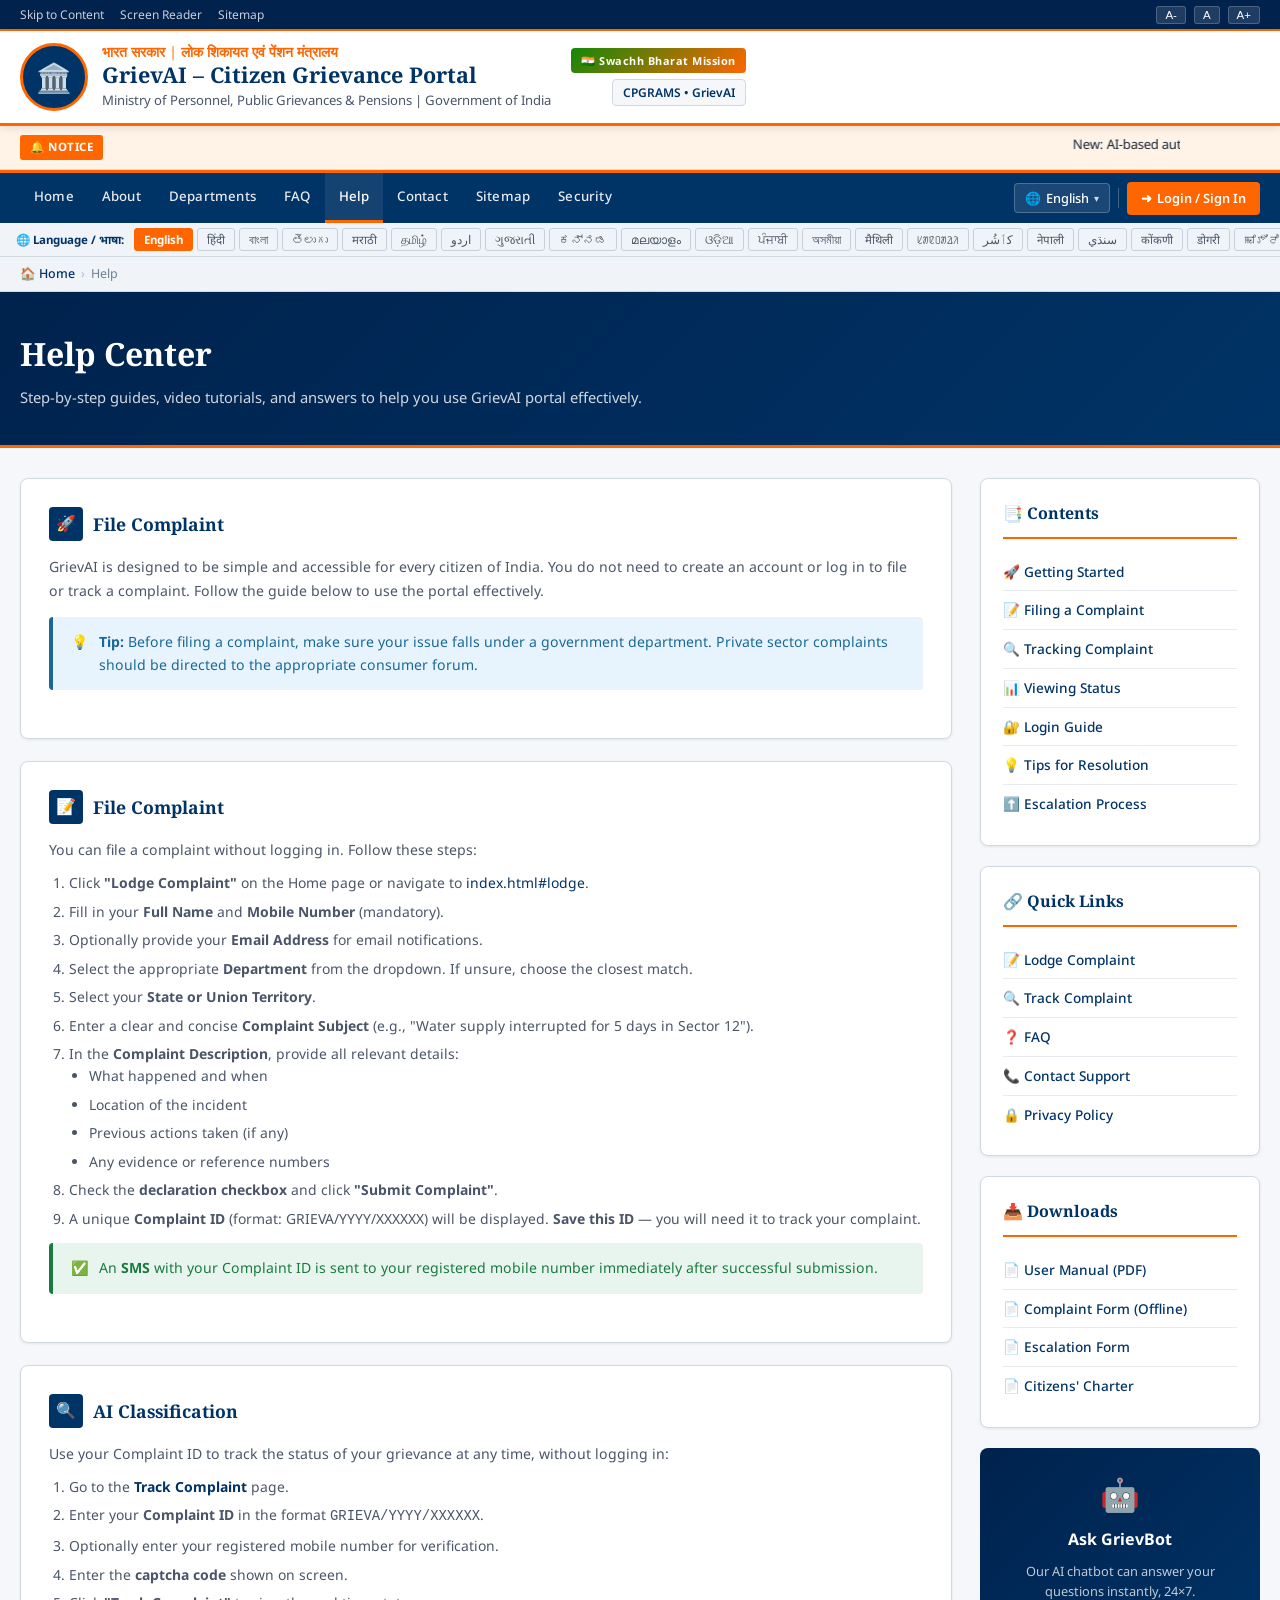
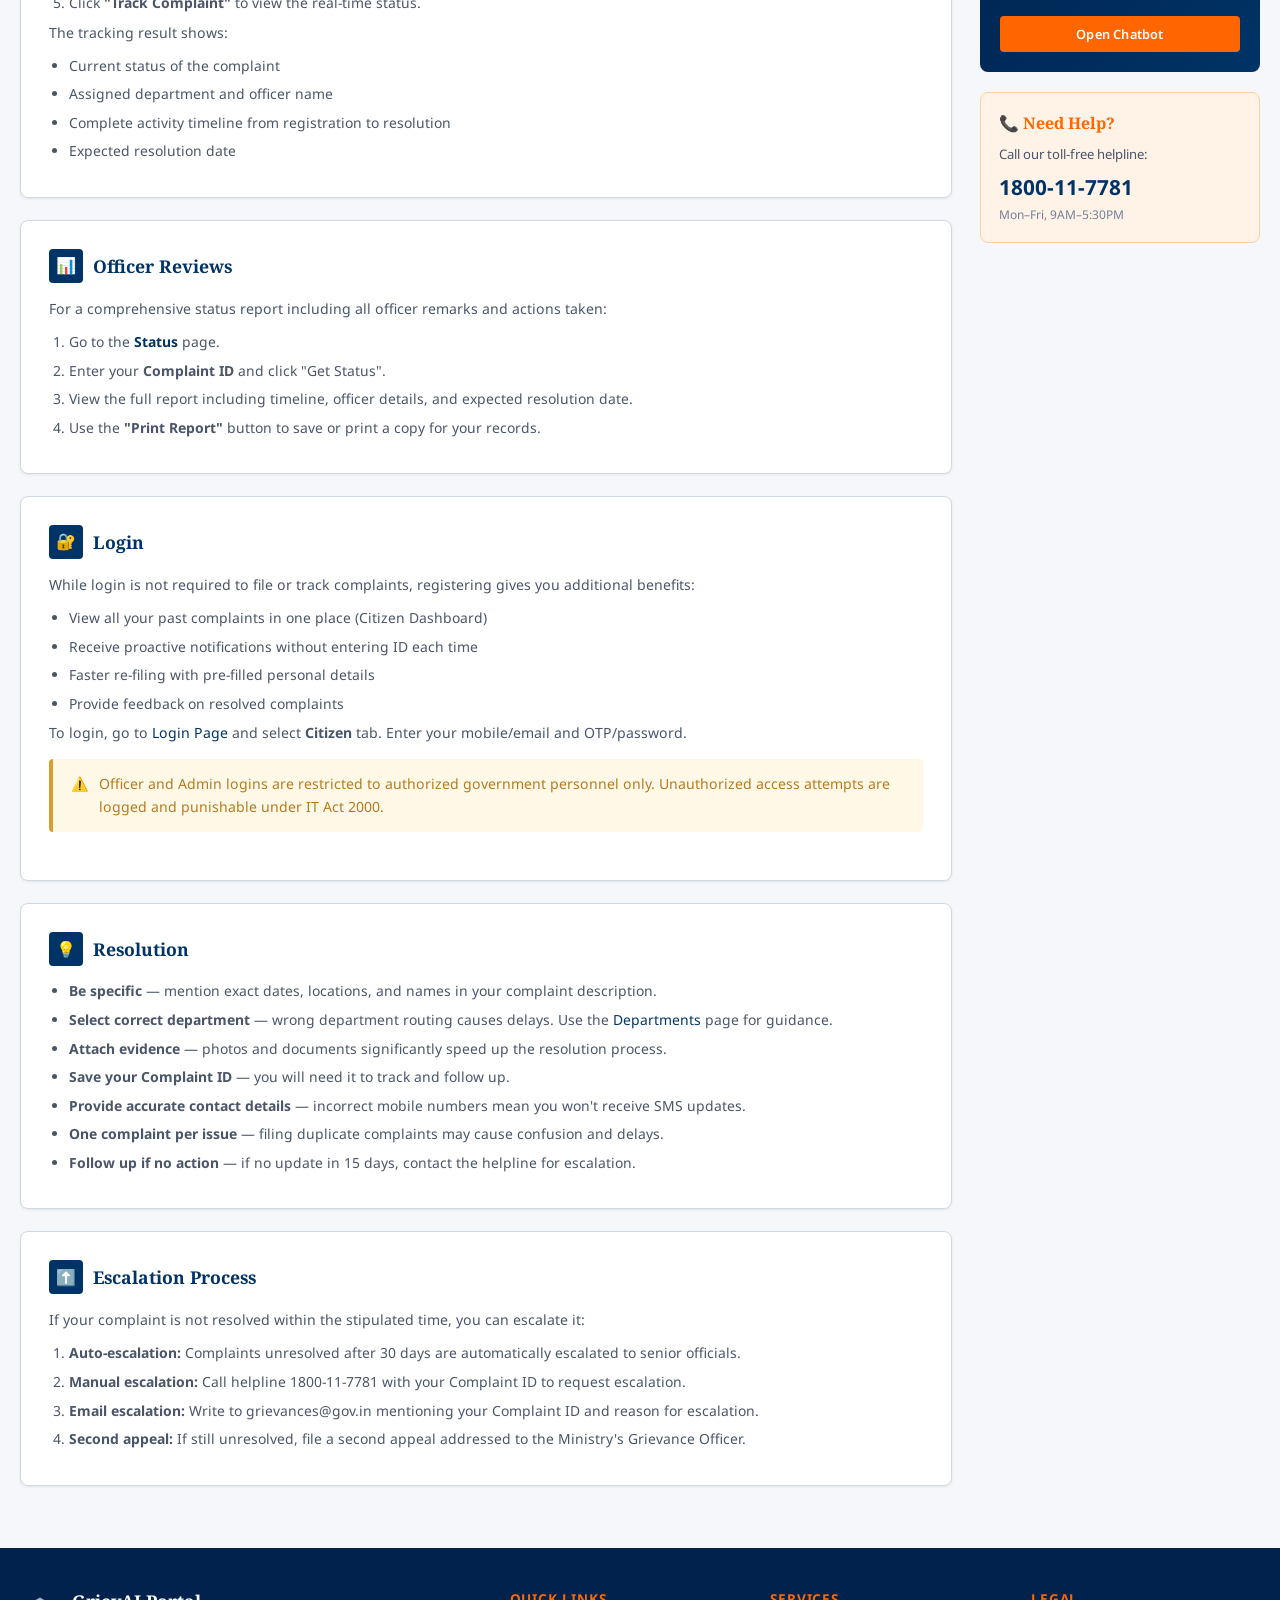
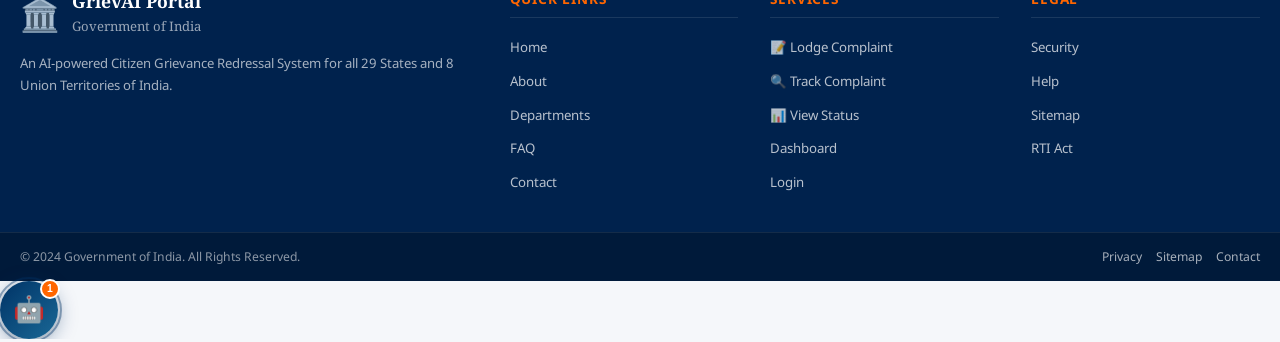
<file: help.html>
<!DOCTYPE html>
<html lang="en">
<head>
  <meta charset="UTF-8">
  <meta name="viewport" content="width=device-width, initial-scale=1.0">
  <title>Help & User Guide | GrievAI – Government of India</title>
  <link rel="stylesheet" href="https://fonts.googleapis.com/css2?family=Noto+Sans:wght@400;500;600;700&family=Noto+Serif:wght@400;600;700&family=Noto+Sans+Devanagari:wght@400;600;700&display=swap">
  <link rel="stylesheet" href="css/style.css">
  <link rel="stylesheet" href="css/chatbot.css">
</head>
<body>
  <div id="site-header-placeholder"></div>

  <div class="breadcrumb-bar">
    <div class="breadcrumb-inner">
      <a href="index.html">🏠 Home</a>
      <span class="sep">›</span>
      <span>Help</span>
    </div>
  </div>

  <div class="page-hero">
    <div class="page-hero-inner">
      <h1 data-i18n="page.help.h1">📖 Help &amp; User Guide</h1>
      <p data-i18n="page.help.desc">Step-by-step instructions to use the GrievAI Grievance Portal effectively.</p>
    </div>
  </div>

  <div class="page-content">
    <div class="sidebar-layout">

      <!-- Main Content -->
      <div>

        <!-- Getting Started -->
        <div class="content-block">
          <h3><span class="block-icon">🚀</span> <span data-i18n="how.s1.title">Getting Started</span></h3>
          <p>GrievAI is designed to be simple and accessible for every citizen of India. You do not need to create an account or log in to file or track a complaint. Follow the guide below to use the portal effectively.</p>
          <div class="alert alert-info" style="margin-top:14px;">
            <span>💡</span>
            <span><strong>Tip:</strong> Before filing a complaint, make sure your issue falls under a government department. Private sector complaints should be directed to the appropriate consumer forum.</span>
          </div>
        </div>

        <!-- Step 1: Lodge -->
        <div class="content-block">
          <h3><span class="block-icon">📝</span> <span data-i18n="how.s1.title">Filing a Complaint</span></h3>
          <p>You can file a complaint without logging in. Follow these steps:</p>
          <ol>
            <li>Click <strong>"Lodge Complaint"</strong> on the Home page or navigate to <a href="index.html#lodge">index.html#lodge</a>.</li>
            <li>Fill in your <strong>Full Name</strong> and <strong>Mobile Number</strong> (mandatory).</li>
            <li>Optionally provide your <strong>Email Address</strong> for email notifications.</li>
            <li>Select the appropriate <strong>Department</strong> from the dropdown. If unsure, choose the closest match.</li>
            <li>Select your <strong>State or Union Territory</strong>.</li>
            <li>Enter a clear and concise <strong>Complaint Subject</strong> (e.g., "Water supply interrupted for 5 days in Sector 12").</li>
            <li>In the <strong>Complaint Description</strong>, provide all relevant details:
              <ul>
                <li>What happened and when</li>
                <li>Location of the incident</li>
                <li>Previous actions taken (if any)</li>
                <li>Any evidence or reference numbers</li>
              </ul>
            </li>
            <li>Check the <strong>declaration checkbox</strong> and click <strong>"Submit Complaint"</strong>.</li>
            <li>A unique <strong>Complaint ID</strong> (format: GRIEVA/YYYY/XXXXXX) will be displayed. <strong>Save this ID</strong> — you will need it to track your complaint.</li>
          </ol>
          <div class="alert alert-success" style="margin-top:14px;">
            <span>✅</span>
            <span>An <strong>SMS</strong> with your Complaint ID is sent to your registered mobile number immediately after successful submission.</span>
          </div>
        </div>

        <!-- Step 2: Track -->
        <div class="content-block">
          <h3><span class="block-icon">🔍</span> <span data-i18n="how.s2.title">Tracking Your Complaint</span></h3>
          <p>Use your Complaint ID to track the status of your grievance at any time, without logging in:</p>
          <ol>
            <li>Go to the <a href="track.html"><strong>Track Complaint</strong></a> page.</li>
            <li>Enter your <strong>Complaint ID</strong> in the format <code>GRIEVA/YYYY/XXXXXX</code>.</li>
            <li>Optionally enter your registered mobile number for verification.</li>
            <li>Enter the <strong>captcha code</strong> shown on screen.</li>
            <li>Click <strong>"Track Complaint"</strong> to view the real-time status.</li>
          </ol>
          <p>The tracking result shows:</p>
          <ul>
            <li>Current status of the complaint</li>
            <li>Assigned department and officer name</li>
            <li>Complete activity timeline from registration to resolution</li>
            <li>Expected resolution date</li>
          </ul>
        </div>

        <!-- Step 3: Status -->
        <div class="content-block">
          <h3><span class="block-icon">📊</span> <span data-i18n="how.s3.title">Viewing Status</span></h3>
          <p>For a comprehensive status report including all officer remarks and actions taken:</p>
          <ol>
            <li>Go to the <a href="status.html"><strong>Status</strong></a> page.</li>
            <li>Enter your <strong>Complaint ID</strong> and click "Get Status".</li>
            <li>View the full report including timeline, officer details, and expected resolution date.</li>
            <li>Use the <strong>"Print Report"</strong> button to save or print a copy for your records.</li>
          </ol>
        </div>

        <!-- Login Guide -->
        <div class="content-block">
          <h3><span class="block-icon">🔐</span> <span data-i18n="nav.login">Login Guide</span></h3>
          <p>While login is not required to file or track complaints, registering gives you additional benefits:</p>
          <ul>
            <li>View all your past complaints in one place (Citizen Dashboard)</li>
            <li>Receive proactive notifications without entering ID each time</li>
            <li>Faster re-filing with pre-filled personal details</li>
            <li>Provide feedback on resolved complaints</li>
          </ul>
          <p>To login, go to <a href="login.html">Login Page</a> and select <strong>Citizen</strong> tab. Enter your mobile/email and OTP/password.</p>
          <div class="alert alert-warning" style="margin-top:14px;">
            <span>⚠️</span>
            <span>Officer and Admin logins are restricted to authorized government personnel only. Unauthorized access attempts are logged and punishable under IT Act 2000.</span>
          </div>
        </div>

        <!-- Tips -->
        <div class="content-block">
          <h3><span class="block-icon">💡</span> <span data-i18n="how.s4.title">Tips for Resolution</span></h3>
          <ul>
            <li><strong>Be specific</strong> — mention exact dates, locations, and names in your complaint description.</li>
            <li><strong>Select correct department</strong> — wrong department routing causes delays. Use the <a href="departments.html">Departments</a> page for guidance.</li>
            <li><strong>Attach evidence</strong> — photos and documents significantly speed up the resolution process.</li>
            <li><strong>Save your Complaint ID</strong> — you will need it to track and follow up.</li>
            <li><strong>Provide accurate contact details</strong> — incorrect mobile numbers mean you won't receive SMS updates.</li>
            <li><strong>One complaint per issue</strong> — filing duplicate complaints may cause confusion and delays.</li>
            <li><strong>Follow up if no action</strong> — if no update in 15 days, contact the helpline for escalation.</li>
          </ul>
        </div>

        <!-- Escalation Guide -->
        <div class="content-block">
          <h3><span class="block-icon">⬆️</span> Escalation Process</h3>
          <p>If your complaint is not resolved within the stipulated time, you can escalate it:</p>
          <ol>
            <li><strong>Auto-escalation:</strong> Complaints unresolved after 30 days are automatically escalated to senior officials.</li>
            <li><strong>Manual escalation:</strong> Call helpline 1800-11-7781 with your Complaint ID to request escalation.</li>
            <li><strong>Email escalation:</strong> Write to grievances@gov.in mentioning your Complaint ID and reason for escalation.</li>
            <li><strong>Second appeal:</strong> If still unresolved, file a second appeal addressed to the Ministry's Grievance Officer.</li>
          </ol>
        </div>

      </div>

      <!-- Sidebar -->
      <div style="display:flex;flex-direction:column;gap:20px;">
        <div class="info-panel">
          <h4>📑 Contents</h4>
          <ul>
            <li><a href="#">🚀 Getting Started</a></li>
            <li><a href="#">📝 Filing a Complaint</a></li>
            <li><a href="#">🔍 Tracking Complaint</a></li>
            <li><a href="#">📊 Viewing Status</a></li>
            <li><a href="#">🔐 Login Guide</a></li>
            <li><a href="#">💡 Tips for Resolution</a></li>
            <li><a href="#">⬆️ Escalation Process</a></li>
          </ul>
        </div>

        <div class="info-panel">
          <h4>🔗 <span data-i18n="footer.quicklinks">Quick Actions</span></h4>
          <ul>
            <li><a href="index.html#lodge">📝 Lodge Complaint</a></li>
            <li><a href="track.html">🔍 Track Complaint</a></li>
            <li><a href="faq.html">❓ FAQ</a></li>
            <li><a href="contact.html">📞 Contact Support</a></li>
            <li><a href="security.html">🔒 Privacy Policy</a></li>
          </ul>
        </div>

        <div class="info-panel">
          <h4>📥 Downloads</h4>
          <ul>
            <li><a href="#">📄 User Manual (PDF)</a></li>
            <li><a href="#">📄 Complaint Form (Offline)</a></li>
            <li><a href="#">📄 Escalation Form</a></li>
            <li><a href="#">📄 Citizens' Charter</a></li>
          </ul>
        </div>

        <div style="background:linear-gradient(135deg,var(--navy-dark),var(--navy));border-radius:var(--radius);padding:20px;color:#fff;text-align:center;">
          <div style="font-size:2rem;margin-bottom:8px;">🤖</div>
          <h4 style="margin-bottom:8px;">Ask GrievBot</h4>
          <p style="font-size:0.8rem;color:rgba(255,255,255,0.75);margin-bottom:14px;">Our AI chatbot can answer your questions instantly, 24×7.</p>
          <button onclick="document.getElementById('chatbotToggle').click()" class="btn btn-primary btn-sm btn-full">Open Chatbot</button>
        </div>

        <div style="background:var(--saffron-pale);border:1px solid #ffd0a0;border-radius:var(--radius);padding:18px;">
          <h4 style="color:var(--saffron);margin-bottom:8px;font-family:var(--font-serif);">📞 Need Help?</h4>
          <p style="font-size:0.82rem;color:var(--text-secondary);margin-bottom:6px;">Call our toll-free helpline:</p>
          <p style="font-size:1.3rem;font-weight:700;color:var(--navy);">1800-11-7781</p>
          <p style="font-size:0.75rem;color:var(--text-muted);">Mon–Fri, 9AM–5:30PM</p>
        </div>
      </div>

    </div>
  </div>

  <div id="site-footer-placeholder"></div>
  <script src="js/ai_department.js"></script>
  <script src="js/camera.js"></script>
  <script src="js/lang.js"></script>
  <script src="js/components.js"></script>
  <script src="js/main.js"></script>
  <script src="js/chatbot.js"></script>
</body>
</html>
</file>
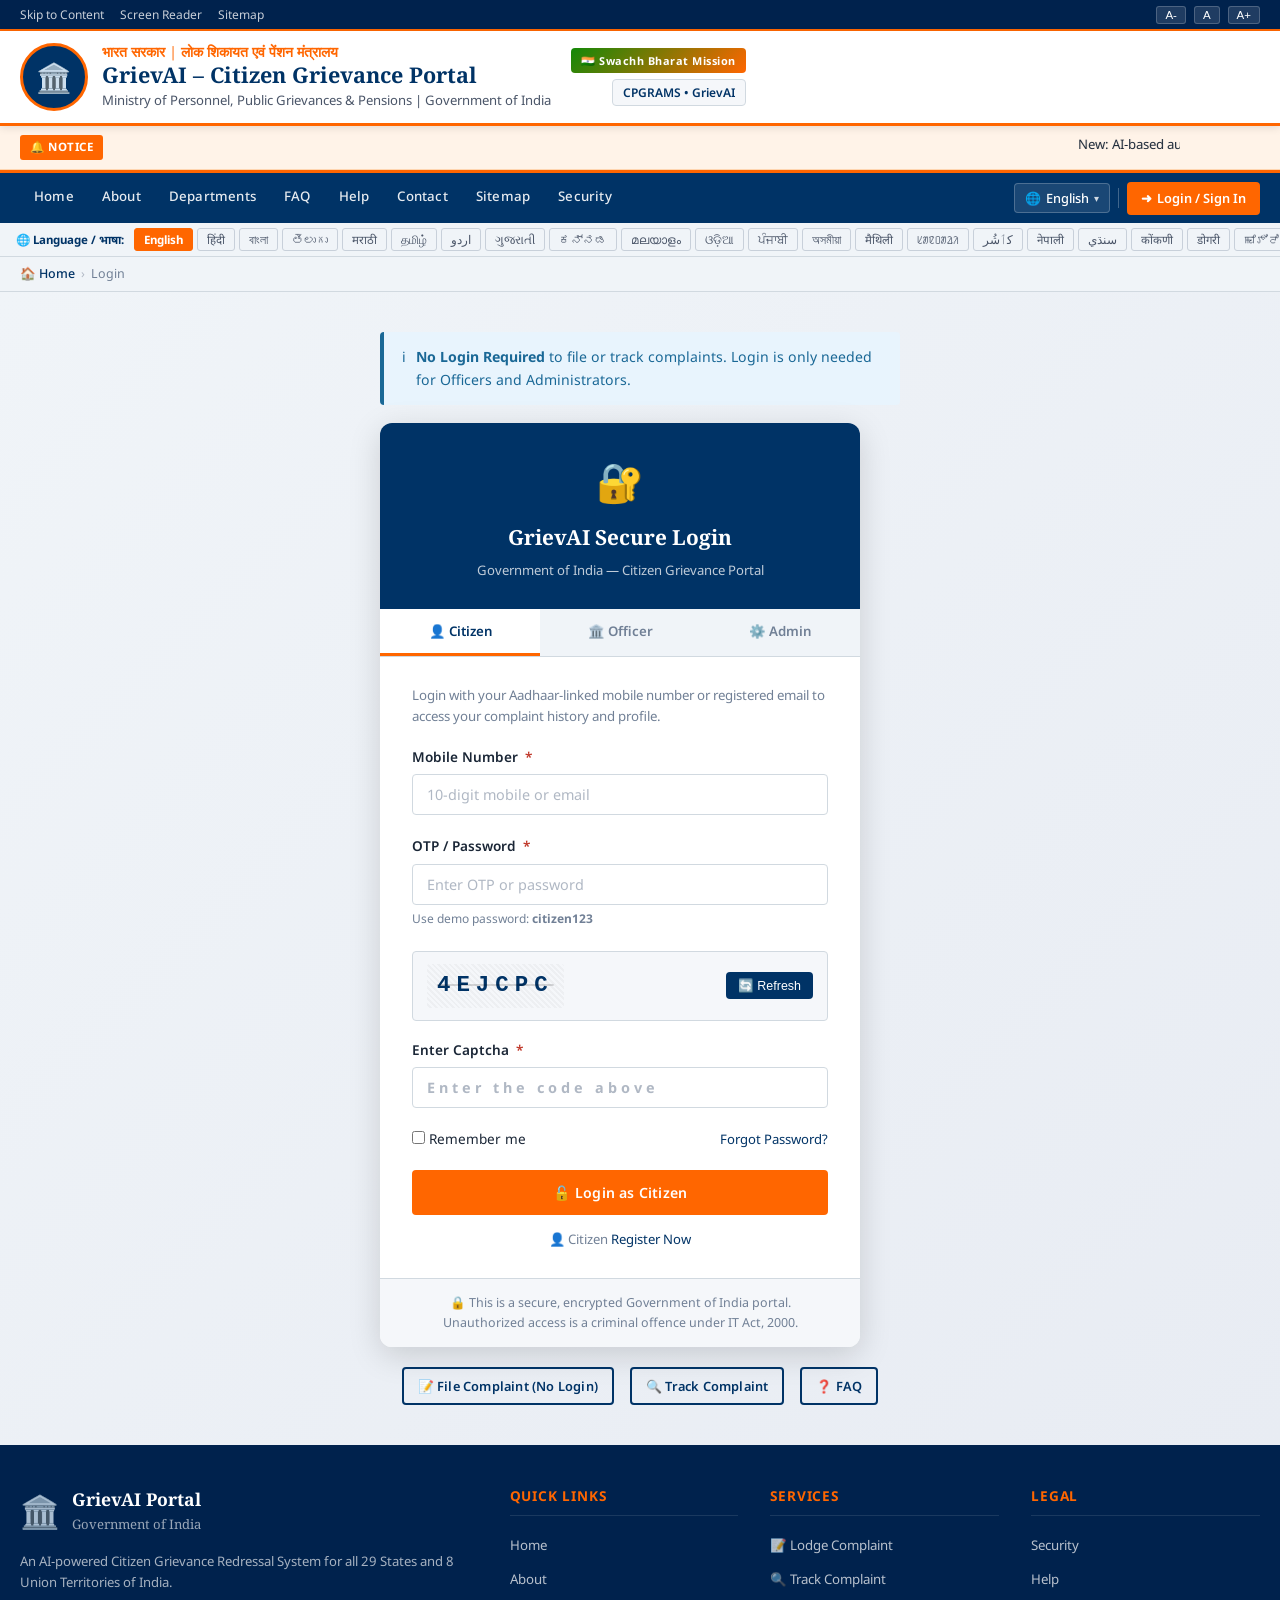
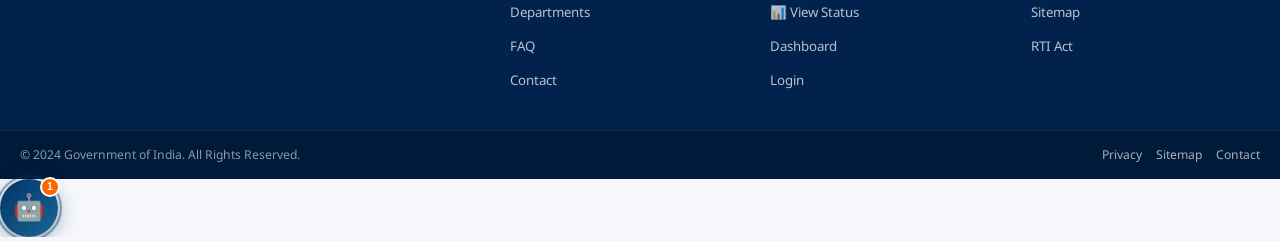
<file: login.html>
<!DOCTYPE html>
<html lang="en">
<head>
  <meta charset="UTF-8">
  <meta name="viewport" content="width=device-width, initial-scale=1.0">
  <title>Login | GrievAI – Government of India</title>
  <link rel="stylesheet" href="https://fonts.googleapis.com/css2?family=Noto+Sans:wght@400;500;600;700&family=Noto+Serif:wght@400;600;700&family=Noto+Sans+Devanagari:wght@400;600;700&display=swap">
  <link rel="stylesheet" href="css/style.css">
  <link rel="stylesheet" href="css/chatbot.css">
</head>
<body>
  <div id="site-header-placeholder"></div>

  <div class="breadcrumb-bar">
    <div class="breadcrumb-inner">
      <a href="index.html">🏠 Home</a>
      <span class="sep">›</span>
      <span>Login</span>
    </div>
  </div>

  <div class="login-wrapper">
    <div style="width:100%;max-width:520px;">

      <!-- Notice above box -->
      <div class="alert alert-info" style="margin-bottom:18px;">
        <span>ℹ️</span>
        <span><strong>No Login Required</strong> to file or track complaints. Login is only needed for Officers and Administrators.</span>
      </div>

      <div class="login-box">
        <div class="login-header">
          <div style="font-size:2.4rem;margin-bottom:8px;">🔐</div>
          <h2 data-i18n="login.title">GrievAI Secure Login</h2>
          <p>Government of India — Citizen Grievance Portal</p>
        </div>

        <!-- Tabs -->
        <div class="login-tabs">
          <button class="login-tab active" data-role="citizen" data-i18n="login.tab.c">👤 Citizen</button>
          <button class="login-tab" data-role="officer" data-i18n="login.tab.o">🏛️ Officer</button>
          <button class="login-tab" data-role="admin" data-i18n="login.tab.a">⚙️ Admin</button>
        </div>

        <!-- ─── Citizen Panel ─── -->
        <div class="login-form-panel" id="panel-citizen" style="display:block;">
          <div class="login-form-body">
            <p style="font-size:0.83rem;color:var(--text-muted);margin-bottom:18px;">Login with your Aadhaar-linked mobile number or registered email to access your complaint history and profile.</p>
            <form id="citizenForm" data-role="citizen" novalidate>
              <div class="form-group">
                <label for="cMobile"><span data-i18n="form.mobile">Mobile Number</span> <span class="required">*</span></label>
                <input type="text" id="cMobile" class="form-control" placeholder="10-digit mobile or email" required>
              </div>
              <div class="form-group">
                <label for="cOtp">OTP / Password <span class="required">*</span></label>
                <input type="password" id="cOtp" class="form-control" placeholder="Enter OTP or password" required>
                <span class="form-hint">Use demo password: <strong>citizen123</strong></span>
              </div>
              <div class="captcha-box">
                <span class="captcha-text" id="captchaCode">AB3K9Z</span>
                <button type="button" class="captcha-refresh" id="captchaRefresh">🔄 Refresh</button>
              </div>
              <div class="form-group">
                <label for="cCaptcha">Enter Captcha <span class="required">*</span></label>
                <input type="text" id="cCaptcha" class="form-control" placeholder="Enter the code above" maxlength="6" style="letter-spacing:4px;font-weight:700;" required>
              </div>
              <div class="form-group" style="display:flex;justify-content:space-between;align-items:center;flex-wrap:wrap;gap:8px;">
                <label style="margin:0;font-weight:400;"><input type="checkbox"> Remember me</label>
                <a href="#" style="font-size:0.82rem;">Forgot Password?</a>
              </div>
              <button type="submit" class="btn btn-primary btn-full" data-i18n="login.btn.c">🔓 Login as Citizen</button>
              <p style="text-align:center;margin-top:14px;font-size:0.82rem;color:var(--text-muted);">
                <span data-i18n="login.tab.c">👤 Citizen</span> <a href="#">Register Now</a>
              </p>
            </form>
          </div>
        </div>

        <!-- ─── Officer Panel ─── -->
        <div class="login-form-panel" id="panel-officer" style="display:none;">
          <div class="login-form-body">
            <div class="alert alert-warning" style="margin-bottom:18px;">
              <span>⚠️</span>
              <span>Officer login is restricted to authorized government personnel only. Unauthorized access attempts are logged and prosecuted under IT Act 2000.</span>
            </div>
            <form id="officerForm" data-role="officer" novalidate>
              <div class="form-group">
                <label for="oEmpId">Employee ID <span class="required">*</span></label>
                <input type="text" id="oEmpId" class="form-control" placeholder="e.g. IAS-2024-MH-001" required>
              </div>
              <div class="form-group">
                <label for="oDept"><span data-i18n="form.dept">Department</span> <span class="required">*</span></label>
                <select id="oDept" class="form-control" required>
                  <option value="">-- Select Department --</option>
                  <option>Ministry of Health &amp; Family Welfare</option>
                  <option>Department of Education</option>
                  <option>Transport Authority</option>
                  <option>Police Department</option>
                  <option>Municipal Corporation</option>
                </select>
              </div>
              <div class="form-group">
                <label for="oPassword">Password <span class="required">*</span></label>
                <input type="password" id="oPassword" class="form-control" placeholder="Enter your secure password" required>
                <span class="form-hint">Use demo password: <strong>officer123</strong></span>
              </div>
              <div class="captcha-box">
                <span class="captcha-text" id="captchaCode2">XP5R2Q</span>
                <button type="button" class="captcha-refresh" onclick="document.getElementById('captchaCode2').textContent='MNXP71'">🔄 Refresh</button>
              </div>
              <div class="form-group">
                <label for="oCaptcha">Enter Captcha <span class="required">*</span></label>
                <input type="text" id="oCaptcha" class="form-control" placeholder="Enter the code above" maxlength="6" style="letter-spacing:4px;font-weight:700;" required>
              </div>
              <button type="submit" class="btn btn-navy btn-full">🏛️ Login as Officer</button>
            </form>
          </div>
        </div>

        <!-- ─── Admin Panel ─── -->
        <div class="login-form-panel" id="panel-admin" style="display:none;">
          <div class="login-form-body">
            <div class="alert alert-error" style="margin-bottom:18px;">
              <span>🔴</span>
              <span>Admin access is strictly for system administrators. All login attempts are monitored and recorded by the National Informatics Centre (NIC).</span>
            </div>
            <form id="adminForm" data-role="admin" novalidate>
              <div class="form-group">
                <label for="aUsername">Admin Username <span class="required">*</span></label>
                <input type="text" id="aUsername" class="form-control" placeholder="Enter admin username" required>
              </div>
              <div class="form-group">
                <label for="aPassword">Admin Password <span class="required">*</span></label>
                <input type="password" id="aPassword" class="form-control" placeholder="Enter secure password" required>
                <span class="form-hint">Use demo password: <strong>admin123</strong></span>
              </div>
              <div class="form-group">
                <label for="a2fa">Two-Factor Authentication Code <span class="required">*</span></label>
                <input type="text" id="a2fa" class="form-control" placeholder="6-digit 2FA code" maxlength="6" style="letter-spacing:4px;font-weight:700;" required>
                <span class="form-hint">Enter any 6-digit code for demo</span>
              </div>
              <div class="captcha-box">
                <span class="captcha-text" id="captchaCode3">ZL8KR4</span>
                <button type="button" class="captcha-refresh" onclick="document.getElementById('captchaCode3').textContent='QW3YT6'">🔄 Refresh</button>
              </div>
              <div class="form-group">
                <label for="aCaptcha">Enter Captcha <span class="required">*</span></label>
                <input type="text" id="aCaptcha" class="form-control" placeholder="Enter the code above" maxlength="6" style="letter-spacing:4px;font-weight:700;" required>
              </div>
              <button type="submit" class="btn btn-sm btn-full" style="background:var(--error);color:#fff;border-color:var(--error);padding:12px;">⚙️ Login as Administrator</button>
            </form>
          </div>
        </div>

        <div class="login-footer-note">
          🔒 This is a secure, encrypted Government of India portal.<br>
          Unauthorized access is a criminal offence under IT Act, 2000.
        </div>
      </div>

      <!-- Quick Actions below box -->
      <div style="display:flex;justify-content:center;gap:16px;margin-top:20px;flex-wrap:wrap;">
        <a href="index.html#lodge" class="btn btn-outline-navy btn-sm">📝 File Complaint (No Login)</a>
        <a href="track.html" class="btn btn-outline-navy btn-sm">🔍 Track Complaint</a>
        <a href="faq.html" class="btn btn-outline-navy btn-sm">❓ FAQ</a>
      </div>
    </div>
  </div>

  <div id="site-footer-placeholder"></div>
  <script src="js/ai_department.js"></script>
  <script src="js/camera.js"></script>
  <script src="js/lang.js"></script>
  <script src="js/components.js"></script>
  <script src="js/main.js"></script>
  <script src="js/chatbot.js"></script>
</body>
</html>
</file>
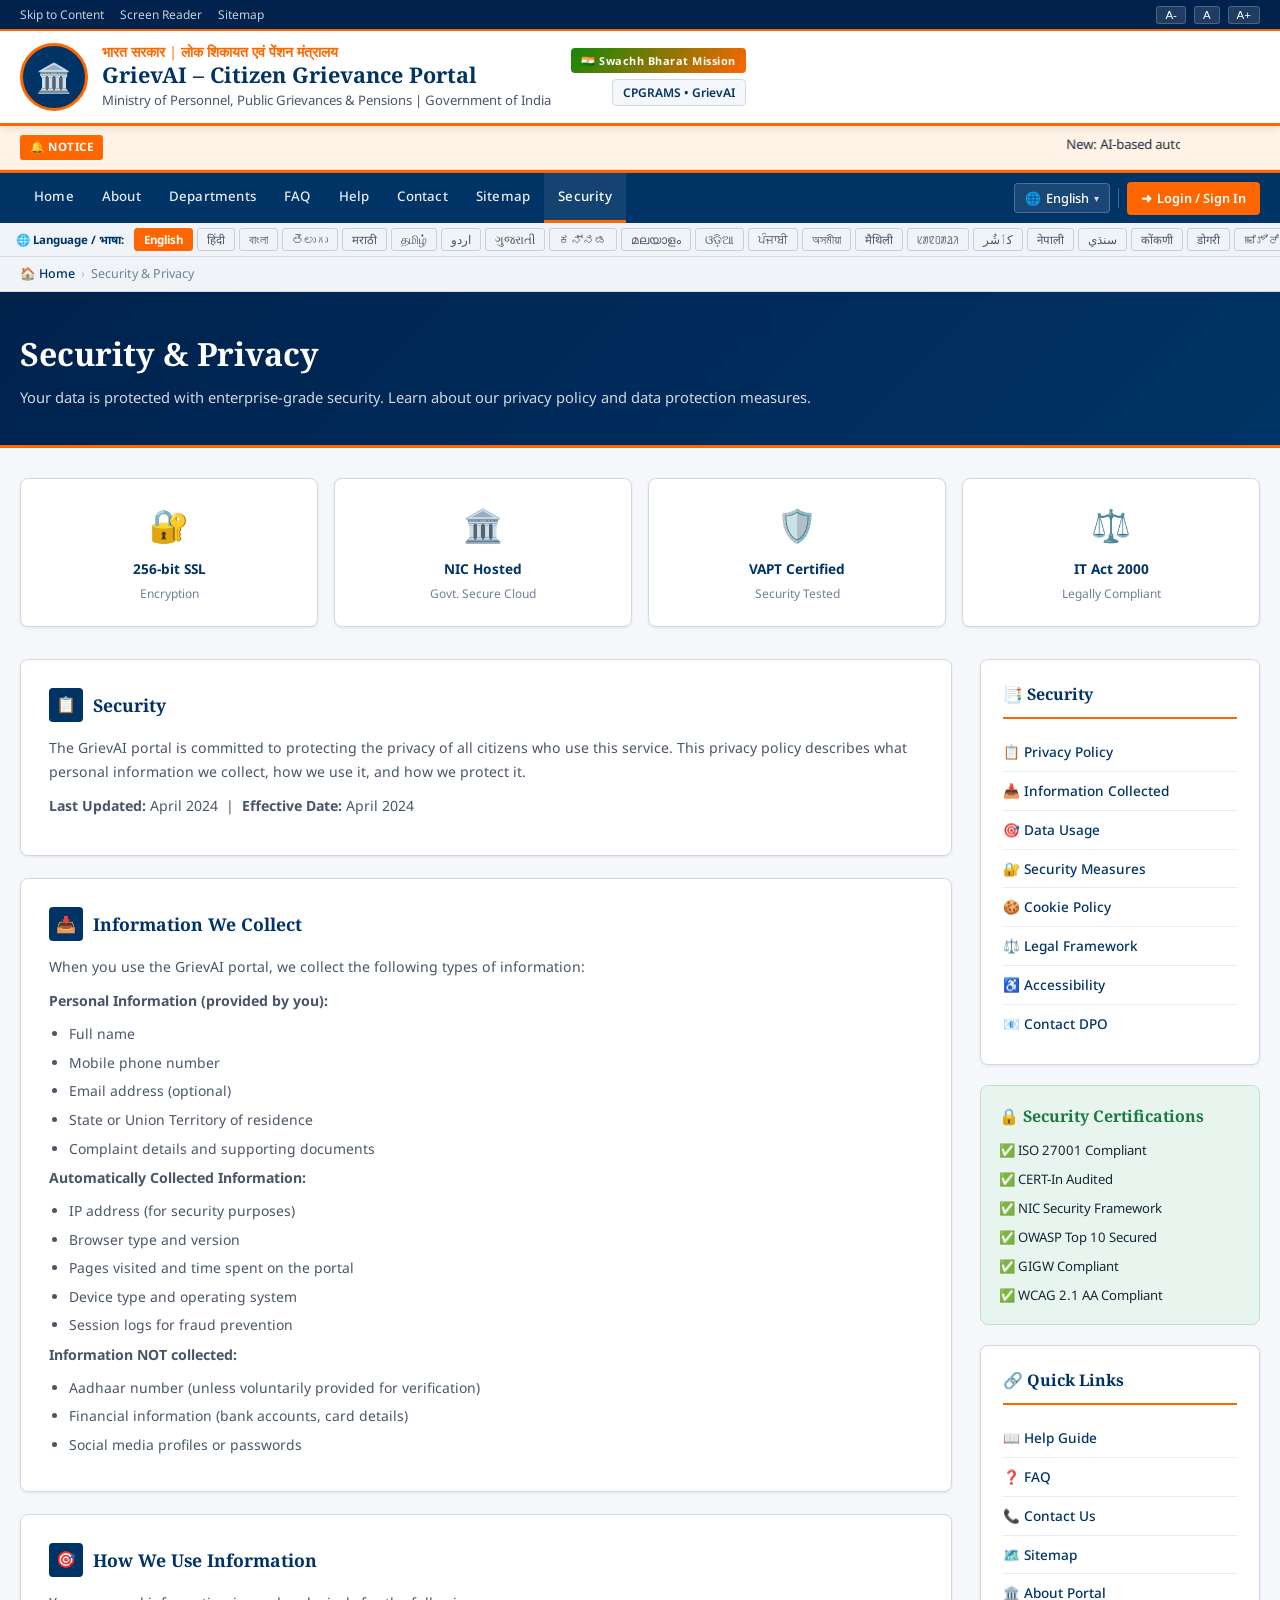
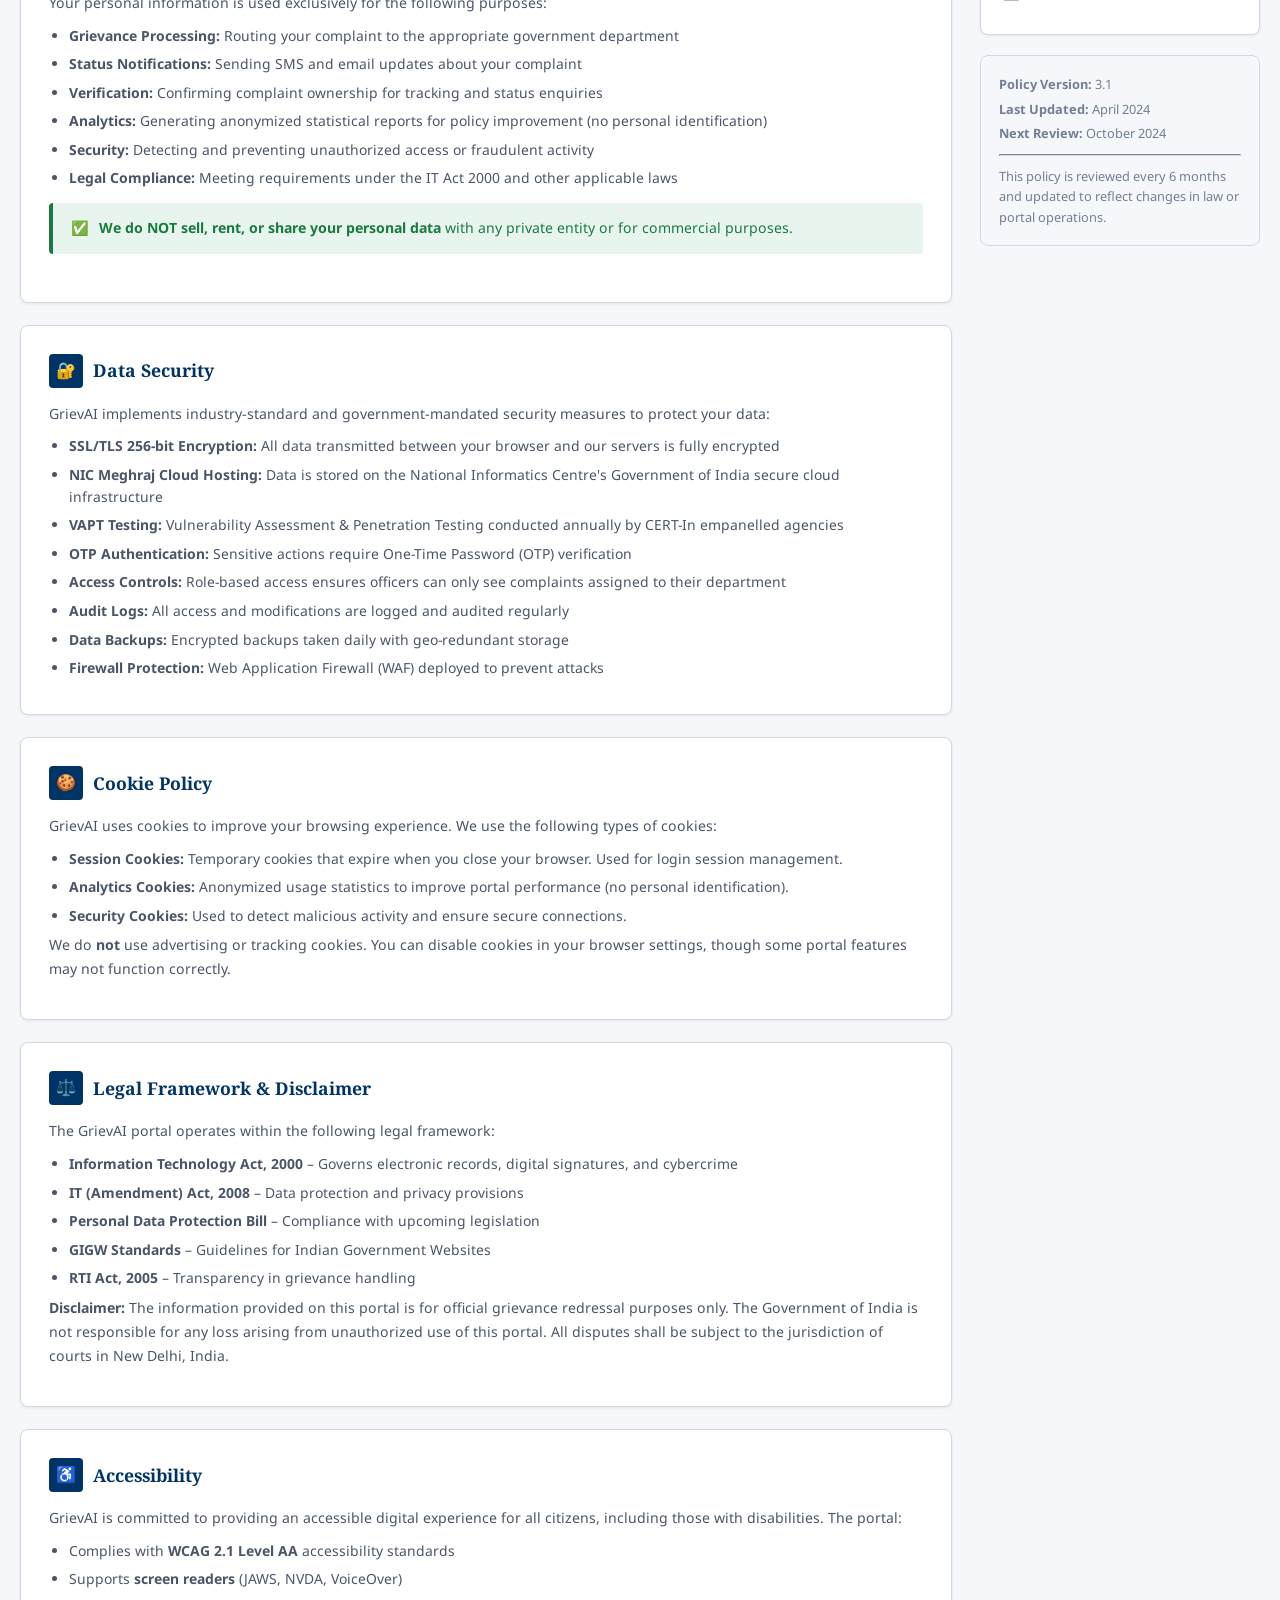
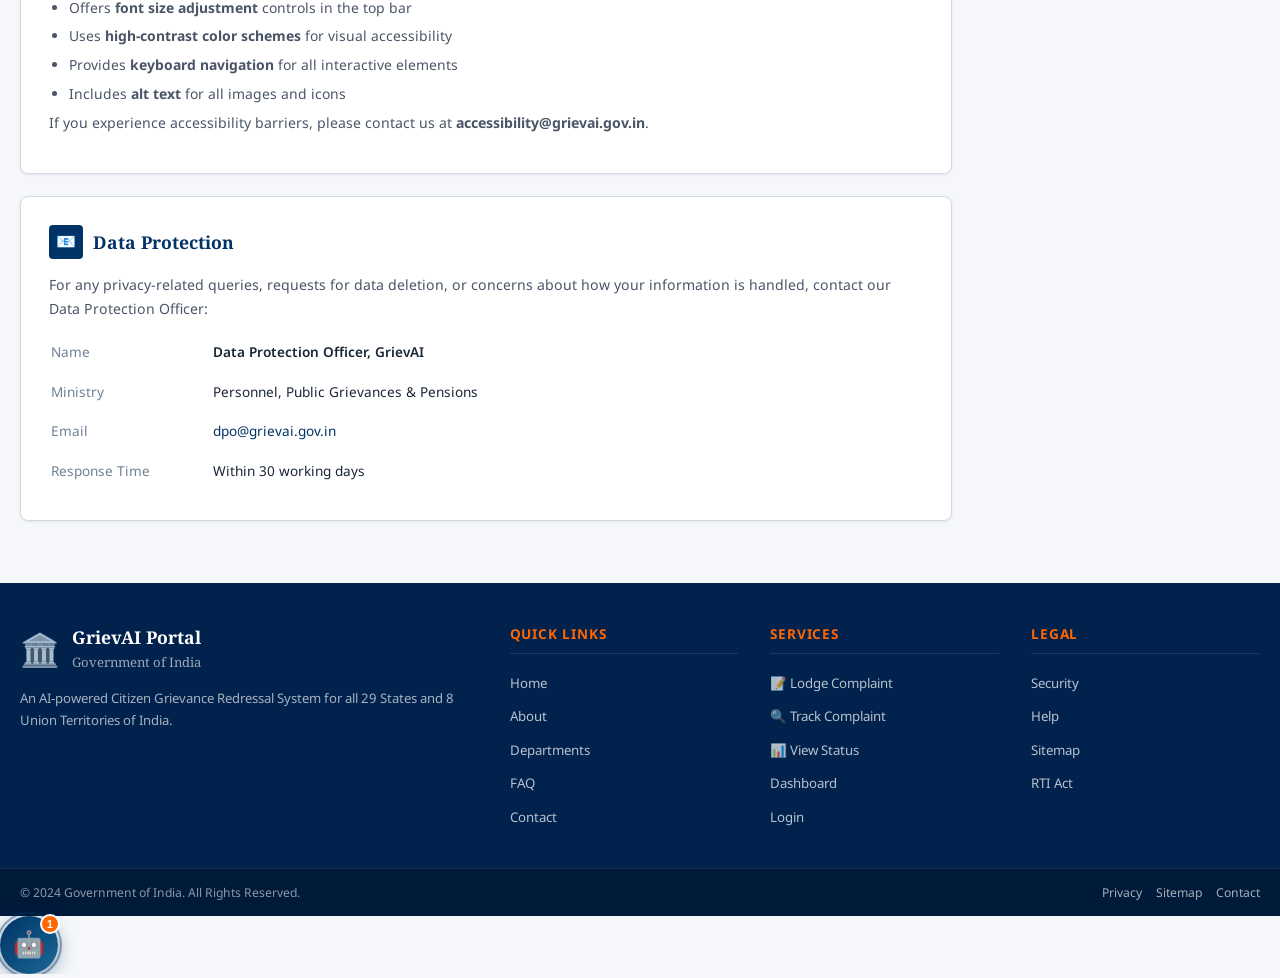
<file: security.html>
<!DOCTYPE html>
<html lang="en">
<head>
  <meta charset="UTF-8">
  <meta name="viewport" content="width=device-width, initial-scale=1.0">
  <title>Security & Privacy | GrievAI – Government of India</title>
  <link rel="stylesheet" href="https://fonts.googleapis.com/css2?family=Noto+Sans:wght@400;500;600;700&family=Noto+Serif:wght@400;600;700&family=Noto+Sans+Devanagari:wght@400;600;700&display=swap">
  <link rel="stylesheet" href="css/style.css">
  <link rel="stylesheet" href="css/chatbot.css">
</head>
<body>
  <div id="site-header-placeholder"></div>

  <div class="breadcrumb-bar">
    <div class="breadcrumb-inner">
      <a href="index.html">🏠 Home</a>
      <span class="sep">›</span>
      <span>Security &amp; Privacy</span>
    </div>
  </div>

  <div class="page-hero">
    <div class="page-hero-inner">
      <h1 data-i18n="page.sec.h1">🔒 Security &amp; Privacy Policy</h1>
      <p data-i18n="page.sec.desc">How GrievAI protects your personal data and ensures a secure online experience.</p>
    </div>
  </div>

  <div class="page-content">

    <!-- Security Badges -->
    <div class="grid-4" style="margin-bottom:32px;gap:16px;">
      <div style="background:var(--white);border:1px solid var(--border);border-radius:var(--radius);padding:20px;text-align:center;box-shadow:var(--shadow-sm);">
        <div style="font-size:2rem;margin-bottom:8px;">🔐</div>
        <strong style="font-size:0.85rem;color:var(--navy);display:block;">256-bit SSL</strong>
        <span style="font-size:0.75rem;color:var(--text-muted);">Encryption</span>
      </div>
      <div style="background:var(--white);border:1px solid var(--border);border-radius:var(--radius);padding:20px;text-align:center;box-shadow:var(--shadow-sm);">
        <div style="font-size:2rem;margin-bottom:8px;">🏛️</div>
        <strong style="font-size:0.85rem;color:var(--navy);display:block;">NIC Hosted</strong>
        <span style="font-size:0.75rem;color:var(--text-muted);">Govt. Secure Cloud</span>
      </div>
      <div style="background:var(--white);border:1px solid var(--border);border-radius:var(--radius);padding:20px;text-align:center;box-shadow:var(--shadow-sm);">
        <div style="font-size:2rem;margin-bottom:8px;">🛡️</div>
        <strong style="font-size:0.85rem;color:var(--navy);display:block;">VAPT Certified</strong>
        <span style="font-size:0.75rem;color:var(--text-muted);">Security Tested</span>
      </div>
      <div style="background:var(--white);border:1px solid var(--border);border-radius:var(--radius);padding:20px;text-align:center;box-shadow:var(--shadow-sm);">
        <div style="font-size:2rem;margin-bottom:8px;">⚖️</div>
        <strong style="font-size:0.85rem;color:var(--navy);display:block;">IT Act 2000</strong>
        <span style="font-size:0.75rem;color:var(--text-muted);">Legally Compliant</span>
      </div>
    </div>

    <div class="sidebar-layout">
      <div>

        <!-- Privacy Policy -->
        <div class="content-block">
          <h3><span class="block-icon">📋</span> <span data-i18n="nav.security">Privacy Policy</span></h3>
          <p>The GrievAI portal is committed to protecting the privacy of all citizens who use this service. This privacy policy describes what personal information we collect, how we use it, and how we protect it.</p>
          <p><strong>Last Updated:</strong> April 2024 &nbsp;|&nbsp; <strong>Effective Date:</strong> April 2024</p>
        </div>

        <!-- Information Collected -->
        <div class="content-block">
          <h3><span class="block-icon">📥</span> Information We Collect</h3>
          <p>When you use the GrievAI portal, we collect the following types of information:</p>
          <p><strong>Personal Information (provided by you):</strong></p>
          <ul>
            <li>Full name</li>
            <li>Mobile phone number</li>
            <li>Email address (optional)</li>
            <li>State or Union Territory of residence</li>
            <li>Complaint details and supporting documents</li>
          </ul>
          <p><strong>Automatically Collected Information:</strong></p>
          <ul>
            <li>IP address (for security purposes)</li>
            <li>Browser type and version</li>
            <li>Pages visited and time spent on the portal</li>
            <li>Device type and operating system</li>
            <li>Session logs for fraud prevention</li>
          </ul>
          <p><strong>Information NOT collected:</strong></p>
          <ul>
            <li>Aadhaar number (unless voluntarily provided for verification)</li>
            <li>Financial information (bank accounts, card details)</li>
            <li>Social media profiles or passwords</li>
          </ul>
        </div>

        <!-- How We Use It -->
        <div class="content-block">
          <h3><span class="block-icon">🎯</span> How We Use Information</h3>
          <p>Your personal information is used exclusively for the following purposes:</p>
          <ul>
            <li><strong>Grievance Processing:</strong> Routing your complaint to the appropriate government department</li>
            <li><strong>Status Notifications:</strong> Sending SMS and email updates about your complaint</li>
            <li><strong>Verification:</strong> Confirming complaint ownership for tracking and status enquiries</li>
            <li><strong>Analytics:</strong> Generating anonymized statistical reports for policy improvement (no personal identification)</li>
            <li><strong>Security:</strong> Detecting and preventing unauthorized access or fraudulent activity</li>
            <li><strong>Legal Compliance:</strong> Meeting requirements under the IT Act 2000 and other applicable laws</li>
          </ul>
          <div class="alert alert-success" style="margin-top:14px;">
            <span>✅</span>
            <span><strong>We do NOT sell, rent, or share your personal data</strong> with any private entity or for commercial purposes.</span>
          </div>
        </div>

        <!-- Data Security -->
        <div class="content-block">
          <h3><span class="block-icon">🔐</span> Data Security</h3>
          <p>GrievAI implements industry-standard and government-mandated security measures to protect your data:</p>
          <ul>
            <li><strong>SSL/TLS 256-bit Encryption:</strong> All data transmitted between your browser and our servers is fully encrypted</li>
            <li><strong>NIC Meghraj Cloud Hosting:</strong> Data is stored on the National Informatics Centre's Government of India secure cloud infrastructure</li>
            <li><strong>VAPT Testing:</strong> Vulnerability Assessment &amp; Penetration Testing conducted annually by CERT-In empanelled agencies</li>
            <li><strong>OTP Authentication:</strong> Sensitive actions require One-Time Password (OTP) verification</li>
            <li><strong>Access Controls:</strong> Role-based access ensures officers can only see complaints assigned to their department</li>
            <li><strong>Audit Logs:</strong> All access and modifications are logged and audited regularly</li>
            <li><strong>Data Backups:</strong> Encrypted backups taken daily with geo-redundant storage</li>
            <li><strong>Firewall Protection:</strong> Web Application Firewall (WAF) deployed to prevent attacks</li>
          </ul>
        </div>

        <!-- Cookies -->
        <div class="content-block">
          <h3><span class="block-icon">🍪</span> Cookie Policy</h3>
          <p>GrievAI uses cookies to improve your browsing experience. We use the following types of cookies:</p>
          <ul>
            <li><strong>Session Cookies:</strong> Temporary cookies that expire when you close your browser. Used for login session management.</li>
            <li><strong>Analytics Cookies:</strong> Anonymized usage statistics to improve portal performance (no personal identification).</li>
            <li><strong>Security Cookies:</strong> Used to detect malicious activity and ensure secure connections.</li>
          </ul>
          <p>We do <strong>not</strong> use advertising or tracking cookies. You can disable cookies in your browser settings, though some portal features may not function correctly.</p>
        </div>

        <!-- Legal -->
        <div class="content-block">
          <h3><span class="block-icon">⚖️</span> Legal Framework &amp; Disclaimer</h3>
          <p>The GrievAI portal operates within the following legal framework:</p>
          <ul>
            <li><strong>Information Technology Act, 2000</strong> – Governs electronic records, digital signatures, and cybercrime</li>
            <li><strong>IT (Amendment) Act, 2008</strong> – Data protection and privacy provisions</li>
            <li><strong>Personal Data Protection Bill</strong> – Compliance with upcoming legislation</li>
            <li><strong>GIGW Standards</strong> – Guidelines for Indian Government Websites</li>
            <li><strong>RTI Act, 2005</strong> – Transparency in grievance handling</li>
          </ul>
          <p><strong>Disclaimer:</strong> The information provided on this portal is for official grievance redressal purposes only. The Government of India is not responsible for any loss arising from unauthorized use of this portal. All disputes shall be subject to the jurisdiction of courts in New Delhi, India.</p>
        </div>

        <!-- Accessibility -->
        <div class="content-block">
          <h3><span class="block-icon">♿</span> Accessibility</h3>
          <p>GrievAI is committed to providing an accessible digital experience for all citizens, including those with disabilities. The portal:</p>
          <ul>
            <li>Complies with <strong>WCAG 2.1 Level AA</strong> accessibility standards</li>
            <li>Supports <strong>screen readers</strong> (JAWS, NVDA, VoiceOver)</li>
            <li>Offers <strong>font size adjustment</strong> controls in the top bar</li>
            <li>Uses <strong>high-contrast color schemes</strong> for visual accessibility</li>
            <li>Provides <strong>keyboard navigation</strong> for all interactive elements</li>
            <li>Includes <strong>alt text</strong> for all images and icons</li>
          </ul>
          <p>If you experience accessibility barriers, please contact us at <strong>accessibility@grievai.gov.in</strong>.</p>
        </div>

        <!-- Contact DPO -->
        <div class="content-block">
          <h3><span class="block-icon">📧</span> Data Protection</h3>
          <p>For any privacy-related queries, requests for data deletion, or concerns about how your information is handled, contact our Data Protection Officer:</p>
          <table style="width:100%;font-size:0.85rem;margin-top:10px;">
            <tr><td style="padding:8px 0;color:var(--text-muted);width:160px;">Name</td><td style="padding:8px 0;font-weight:600;">Data Protection Officer, GrievAI</td></tr>
            <tr style="border-top:1px solid var(--light-gray);"><td style="padding:8px 0;color:var(--text-muted);">Ministry</td><td style="padding:8px 0;">Personnel, Public Grievances &amp; Pensions</td></tr>
            <tr style="border-top:1px solid var(--light-gray);"><td style="padding:8px 0;color:var(--text-muted);">Email</td><td style="padding:8px 0;"><a href="mailto:dpo@grievai.gov.in">dpo@grievai.gov.in</a></td></tr>
            <tr style="border-top:1px solid var(--light-gray);"><td style="padding:8px 0;color:var(--text-muted);">Response Time</td><td style="padding:8px 0;">Within 30 working days</td></tr>
          </table>
        </div>

      </div>

      <!-- Sidebar -->
      <div style="display:flex;flex-direction:column;gap:20px;">
        <div class="info-panel">
          <h4>📑 <span data-i18n="nav.security">Policy Sections</span></h4>
          <ul>
            <li><a href="#">📋 Privacy Policy</a></li>
            <li><a href="#">📥 Information Collected</a></li>
            <li><a href="#">🎯 Data Usage</a></li>
            <li><a href="#">🔐 Security Measures</a></li>
            <li><a href="#">🍪 Cookie Policy</a></li>
            <li><a href="#">⚖️ Legal Framework</a></li>
            <li><a href="#">♿ Accessibility</a></li>
            <li><a href="#">📧 Contact DPO</a></li>
          </ul>
        </div>

        <div style="background:var(--success-light);border:1px solid #b7e4c7;border-radius:var(--radius);padding:18px;">
          <h4 style="color:var(--success);margin-bottom:10px;font-family:var(--font-serif);">🔒 Security Certifications</h4>
          <ul style="list-style:none;font-size:0.82rem;display:flex;flex-direction:column;gap:8px;">
            <li>✅ ISO 27001 Compliant</li>
            <li>✅ CERT-In Audited</li>
            <li>✅ NIC Security Framework</li>
            <li>✅ OWASP Top 10 Secured</li>
            <li>✅ GIGW Compliant</li>
            <li>✅ WCAG 2.1 AA Compliant</li>
          </ul>
        </div>

        <div class="info-panel">
          <h4>🔗 <span data-i18n="footer.quicklinks">Related Links</span></h4>
          <ul>
            <li><a href="help.html">📖 Help Guide</a></li>
            <li><a href="faq.html">❓ FAQ</a></li>
            <li><a href="contact.html">📞 Contact Us</a></li>
            <li><a href="sitemap.html">🗺️ Sitemap</a></li>
            <li><a href="about.html">🏛️ About Portal</a></li>
          </ul>
        </div>

        <div style="background:var(--off-white);border:1px solid var(--border);border-radius:var(--radius);padding:18px;font-size:0.8rem;color:var(--text-muted);">
          <p><strong>Policy Version:</strong> 3.1</p>
          <p style="margin-top:4px;"><strong>Last Updated:</strong> April 2024</p>
          <p style="margin-top:4px;"><strong>Next Review:</strong> October 2024</p>
          <hr style="margin:10px 0;border-color:var(--border);">
          <p>This policy is reviewed every 6 months and updated to reflect changes in law or portal operations.</p>
        </div>
      </div>
    </div>

  </div>

  <div id="site-footer-placeholder"></div>
  <script src="js/ai_department.js"></script>
  <script src="js/camera.js"></script>
  <script src="js/lang.js"></script>
  <script src="js/components.js"></script>
  <script src="js/main.js"></script>
  <script src="js/chatbot.js"></script>
</body>
</html>
</file>
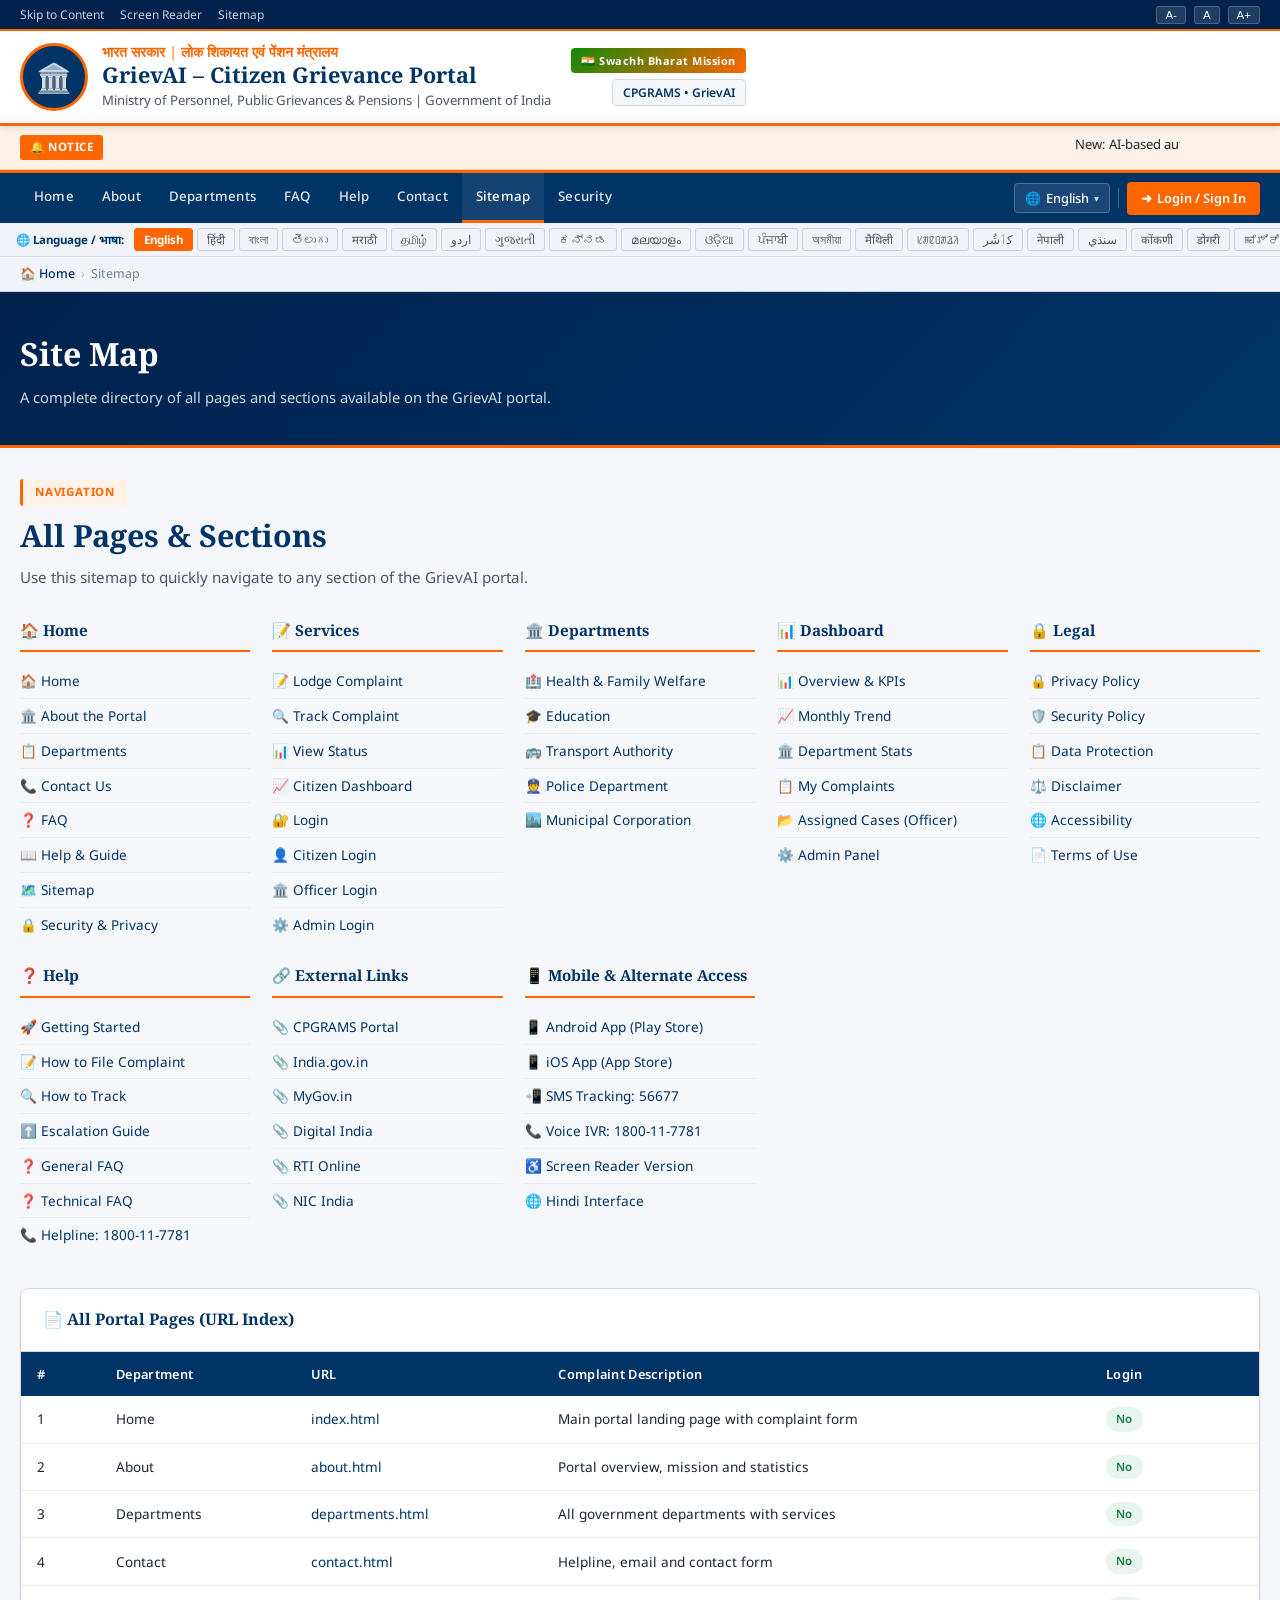
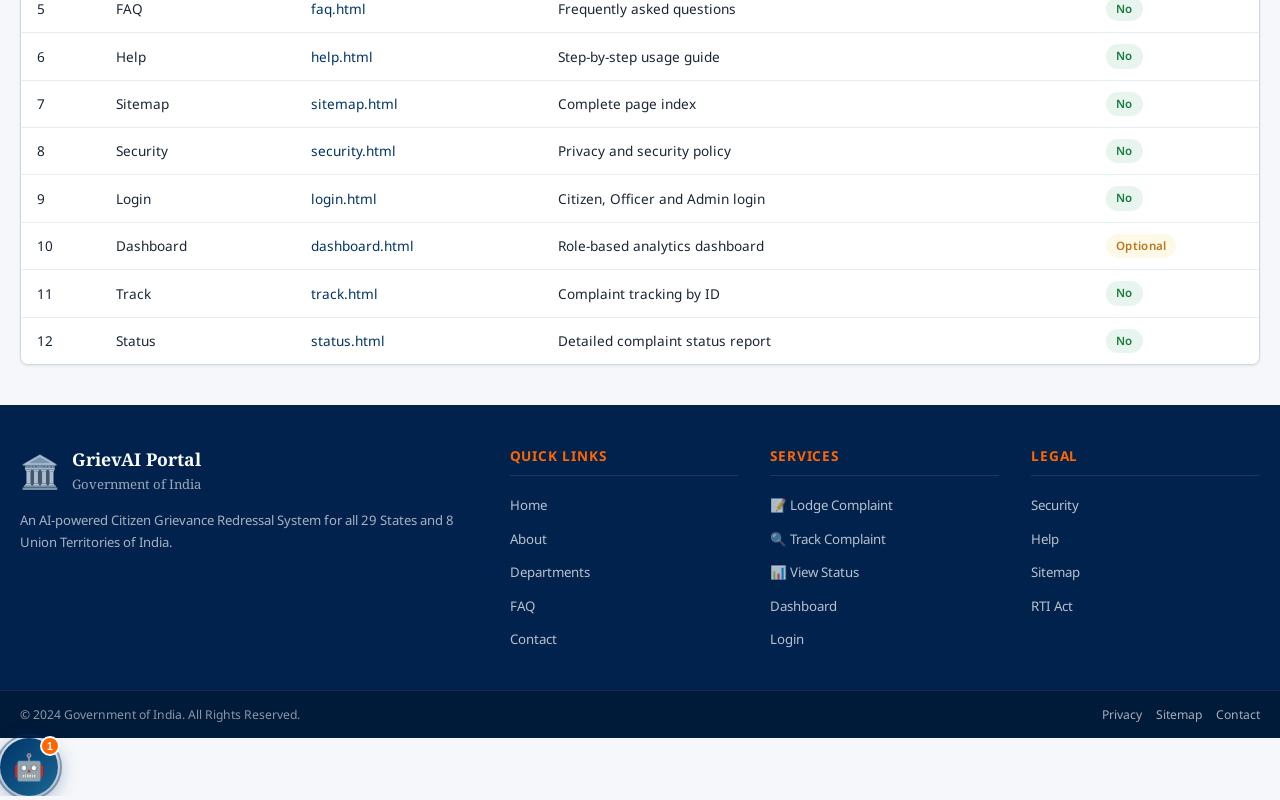
<file: sitemap.html>
<!DOCTYPE html>
<html lang="en">
<head>
  <meta charset="UTF-8">
  <meta name="viewport" content="width=device-width, initial-scale=1.0">
  <title>Sitemap | GrievAI – Government of India</title>
  <link rel="stylesheet" href="https://fonts.googleapis.com/css2?family=Noto+Sans:wght@400;500;600;700&family=Noto+Serif:wght@400;600;700&family=Noto+Sans+Devanagari:wght@400;600;700&display=swap">
  <link rel="stylesheet" href="css/style.css">
  <link rel="stylesheet" href="css/chatbot.css">
</head>
<body>
  <div id="site-header-placeholder"></div>

  <div class="breadcrumb-bar">
    <div class="breadcrumb-inner">
      <a href="index.html">🏠 Home</a>
      <span class="sep">›</span>
      <span>Sitemap</span>
    </div>
  </div>

  <div class="page-hero">
    <div class="page-hero-inner">
      <h1 data-i18n="page.sitemap.h1">🗺️ Site Map</h1>
      <p data-i18n="page.sitemap.desc">A complete index of all pages and sections available on the GrievAI Grievance Portal.</p>
    </div>
  </div>

  <div class="page-content">

    <div class="section-header" style="margin-bottom:28px;">
      <span class="section-tag">Navigation</span>
      <h2>All Pages &amp; Sections</h2>
      <p>Use this sitemap to quickly navigate to any section of the GrievAI portal.</p>
    </div>

    <div class="sitemap-grid">

      <div class="sitemap-group">
        <h4>🏠 <span data-i18n="nav.home">Main Pages</span></h4>
        <ul>
          <li><a href="index.html">🏠 Home</a></li>
          <li><a href="about.html">🏛️ About the Portal</a></li>
          <li><a href="departments.html">📋 Departments</a></li>
          <li><a href="contact.html">📞 Contact Us</a></li>
          <li><a href="faq.html">❓ FAQ</a></li>
          <li><a href="help.html">📖 Help &amp; Guide</a></li>
          <li><a href="sitemap.html">🗺️ Sitemap</a></li>
          <li><a href="security.html">🔒 Security &amp; Privacy</a></li>
        </ul>
      </div>

      <div class="sitemap-group">
        <h4>📝 <span data-i18n="footer.services">Citizen Services</span></h4>
        <ul>
          <li><a href="index.html#lodge">📝 Lodge Complaint</a></li>
          <li><a href="track.html">🔍 Track Complaint</a></li>
          <li><a href="status.html">📊 View Status</a></li>
          <li><a href="dashboard.html">📈 Citizen Dashboard</a></li>
          <li><a href="login.html">🔐 Login</a></li>
          <li><a href="login.html">👤 Citizen Login</a></li>
          <li><a href="login.html">🏛️ Officer Login</a></li>
          <li><a href="login.html">⚙️ Admin Login</a></li>
        </ul>
      </div>

      <div class="sitemap-group">
        <h4>🏛️ <span data-i18n="nav.departments">Departments</span></h4>
        <ul>
          <li><a href="departments.html">🏥 Health &amp; Family Welfare</a></li>
          <li><a href="departments.html">🎓 Education</a></li>
          <li><a href="departments.html">🚌 Transport Authority</a></li>
          <li><a href="departments.html">👮 Police Department</a></li>
          <li><a href="departments.html">🏙️ Municipal Corporation</a></li>
        </ul>
      </div>

      <div class="sitemap-group">
        <h4>📊 <span data-i18n="qa.dash.title">Dashboard Sections</span></h4>
        <ul>
          <li><a href="dashboard.html">📊 Overview &amp; KPIs</a></li>
          <li><a href="dashboard.html">📈 Monthly Trend</a></li>
          <li><a href="dashboard.html">🏛️ Department Stats</a></li>
          <li><a href="dashboard.html">📋 My Complaints</a></li>
          <li><a href="dashboard.html">📂 Assigned Cases (Officer)</a></li>
          <li><a href="dashboard.html">⚙️ Admin Panel</a></li>
        </ul>
      </div>

      <div class="sitemap-group">
        <h4>🔒 <span data-i18n="footer.legal">Legal &amp; Policy</span></h4>
        <ul>
          <li><a href="security.html">🔒 Privacy Policy</a></li>
          <li><a href="security.html">🛡️ Security Policy</a></li>
          <li><a href="security.html">📋 Data Protection</a></li>
          <li><a href="security.html">⚖️ Disclaimer</a></li>
          <li><a href="security.html">🌐 Accessibility</a></li>
          <li><a href="security.html">📄 Terms of Use</a></li>
        </ul>
      </div>

      <div class="sitemap-group">
        <h4>❓ <span data-i18n="nav.help">Help &amp; Support</span></h4>
        <ul>
          <li><a href="help.html">🚀 Getting Started</a></li>
          <li><a href="help.html">📝 How to File Complaint</a></li>
          <li><a href="help.html">🔍 How to Track</a></li>
          <li><a href="help.html">⬆️ Escalation Guide</a></li>
          <li><a href="faq.html">❓ General FAQ</a></li>
          <li><a href="faq.html">❓ Technical FAQ</a></li>
          <li><a href="contact.html">📞 Helpline: 1800-11-7781</a></li>
        </ul>
      </div>

      <div class="sitemap-group">
        <h4>🔗 External Links</h4>
        <ul>
          <li><a href="https://pgportal.gov.in" target="_blank" rel="noopener">📎 CPGRAMS Portal</a></li>
          <li><a href="https://india.gov.in" target="_blank" rel="noopener">📎 India.gov.in</a></li>
          <li><a href="https://mygov.in" target="_blank" rel="noopener">📎 MyGov.in</a></li>
          <li><a href="https://digitalindia.gov.in" target="_blank" rel="noopener">📎 Digital India</a></li>
          <li><a href="https://rtionline.gov.in" target="_blank" rel="noopener">📎 RTI Online</a></li>
          <li><a href="https://nic.in" target="_blank" rel="noopener">📎 NIC India</a></li>
        </ul>
      </div>

      <div class="sitemap-group">
        <h4>📱 Mobile &amp; Alternate Access</h4>
        <ul>
          <li><a href="#">📱 Android App (Play Store)</a></li>
          <li><a href="#">📱 iOS App (App Store)</a></li>
          <li><a href="#">📲 SMS Tracking: 56677</a></li>
          <li><a href="contact.html">📞 Voice IVR: 1800-11-7781</a></li>
          <li><a href="#">♿ Screen Reader Version</a></li>
          <li><a href="#">🌐 Hindi Interface</a></li>
        </ul>
      </div>

    </div>

    <!-- Full Page List -->
    <div class="card" style="margin-top:36px;">
      <div class="card-header">
        <h3>📄 All Portal Pages (URL Index)</h3>
      </div>
      <div style="overflow-x:auto;">
        <table class="data-table">
          <thead>
            <tr>
              <th>#</th>
              <th data-i18n="dept.th.name">Page Name</th>
              <th>URL</th>
              <th data-i18n="form.desc">Description</th>
              <th data-i18n="nav.login">Login Required</th>
            </tr>
          </thead>
          <tbody>
            <tr><td>1</td><td>Home</td><td><a href="index.html">index.html</a></td><td>Main portal landing page with complaint form</td><td><span class="badge badge-success">No</span></td></tr>
            <tr><td>2</td><td>About</td><td><a href="about.html">about.html</a></td><td>Portal overview, mission and statistics</td><td><span class="badge badge-success">No</span></td></tr>
            <tr><td>3</td><td>Departments</td><td><a href="departments.html">departments.html</a></td><td>All government departments with services</td><td><span class="badge badge-success">No</span></td></tr>
            <tr><td>4</td><td>Contact</td><td><a href="contact.html">contact.html</a></td><td>Helpline, email and contact form</td><td><span class="badge badge-success">No</span></td></tr>
            <tr><td>5</td><td>FAQ</td><td><a href="faq.html">faq.html</a></td><td>Frequently asked questions</td><td><span class="badge badge-success">No</span></td></tr>
            <tr><td>6</td><td>Help</td><td><a href="help.html">help.html</a></td><td>Step-by-step usage guide</td><td><span class="badge badge-success">No</span></td></tr>
            <tr><td>7</td><td>Sitemap</td><td><a href="sitemap.html">sitemap.html</a></td><td>Complete page index</td><td><span class="badge badge-success">No</span></td></tr>
            <tr><td>8</td><td>Security</td><td><a href="security.html">security.html</a></td><td>Privacy and security policy</td><td><span class="badge badge-success">No</span></td></tr>
            <tr><td>9</td><td>Login</td><td><a href="login.html">login.html</a></td><td>Citizen, Officer and Admin login</td><td><span class="badge badge-success">No</span></td></tr>
            <tr><td>10</td><td>Dashboard</td><td><a href="dashboard.html">dashboard.html</a></td><td>Role-based analytics dashboard</td><td><span class="badge badge-warning">Optional</span></td></tr>
            <tr><td>11</td><td>Track</td><td><a href="track.html">track.html</a></td><td>Complaint tracking by ID</td><td><span class="badge badge-success">No</span></td></tr>
            <tr><td>12</td><td>Status</td><td><a href="status.html">status.html</a></td><td>Detailed complaint status report</td><td><span class="badge badge-success">No</span></td></tr>
          </tbody>
        </table>
      </div>
    </div>

  </div>

  <div id="site-footer-placeholder"></div>
  <script src="js/ai_department.js"></script>
  <script src="js/camera.js"></script>
  <script src="js/lang.js"></script>
  <script src="js/components.js"></script>
  <script src="js/main.js"></script>
  <script src="js/chatbot.js"></script>
</body>
</html>
</file>
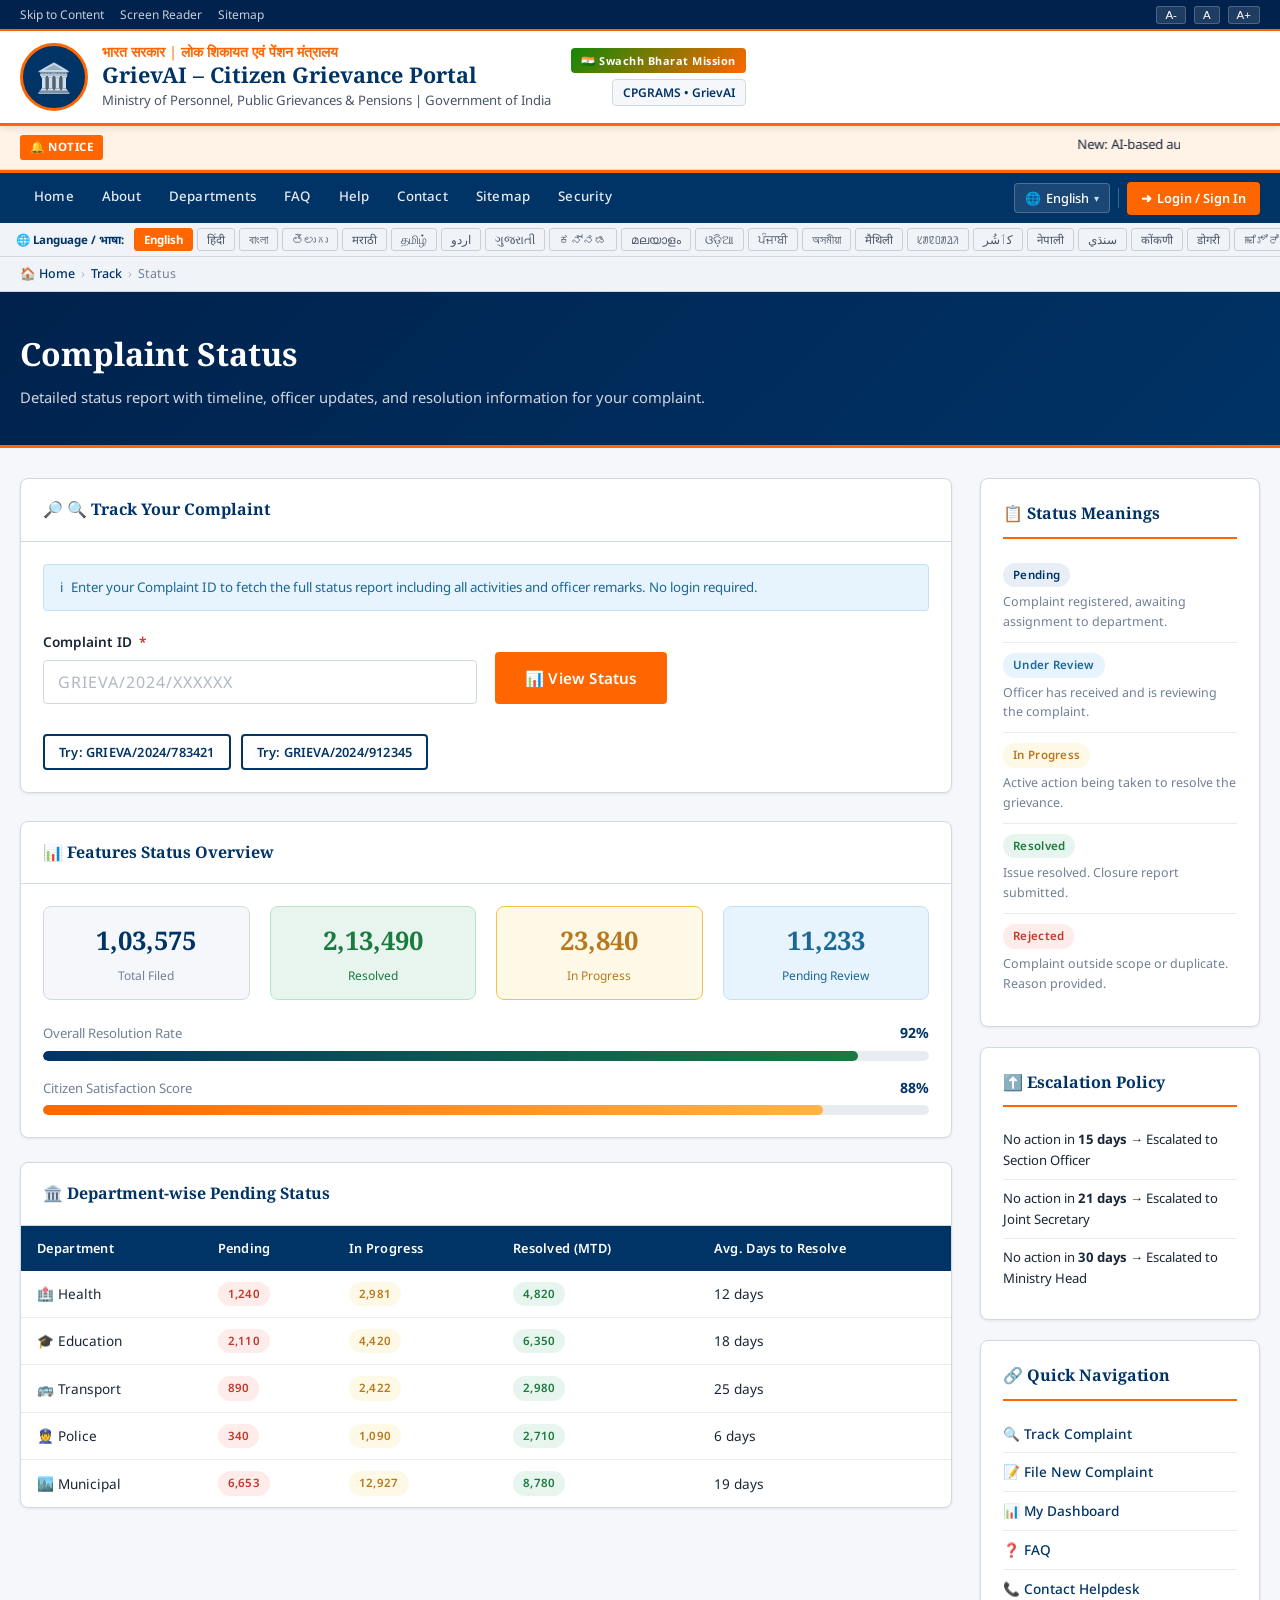
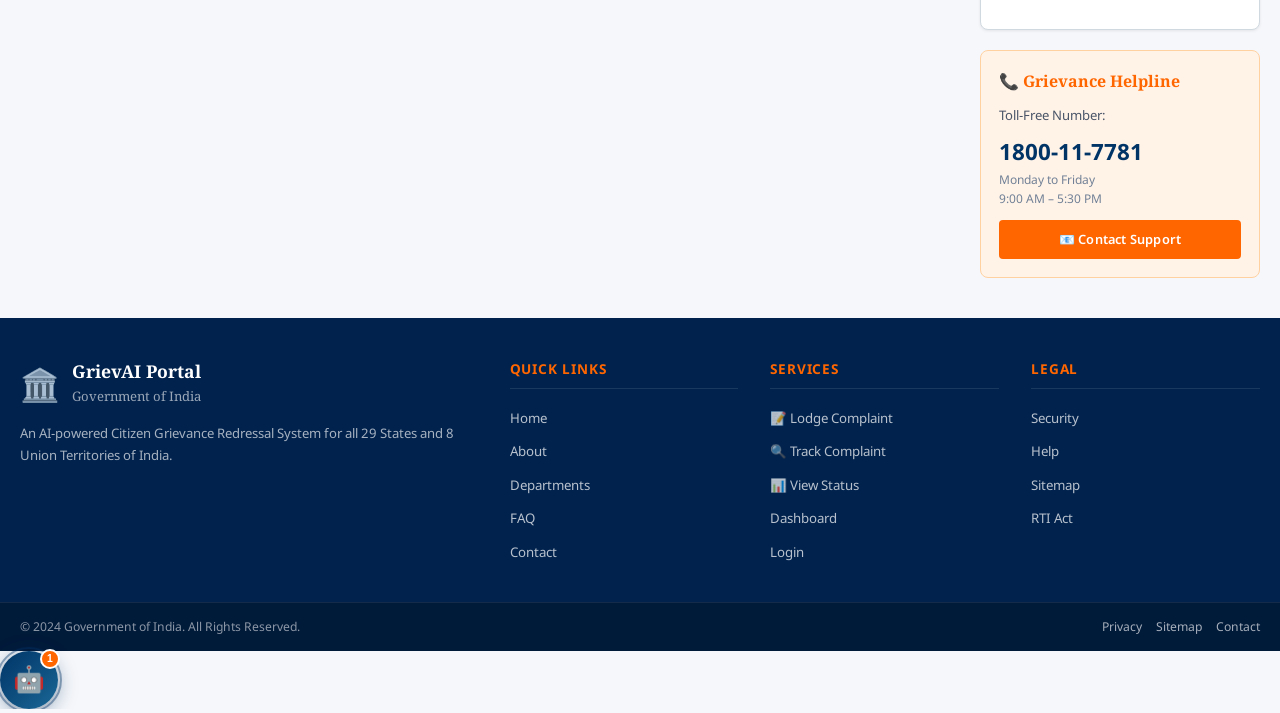
<file: status.html>
<!DOCTYPE html>
<html lang="en">
<head>
  <meta charset="UTF-8">
  <meta name="viewport" content="width=device-width, initial-scale=1.0">
  <title>Complaint Status | GrievAI – Government of India</title>
  <link rel="stylesheet" href="https://fonts.googleapis.com/css2?family=Noto+Sans:wght@400;500;600;700&family=Noto+Serif:wght@400;600;700&family=Noto+Sans+Devanagari:wght@400;600;700&display=swap">
  <link rel="stylesheet" href="css/style.css">
  <link rel="stylesheet" href="css/chatbot.css">
</head>
<body>
  <div id="site-header-placeholder"></div>

  <div class="breadcrumb-bar">
    <div class="breadcrumb-inner">
      <a href="index.html">🏠 Home</a>
      <span class="sep">›</span>
      <a href="track.html">Track</a>
      <span class="sep">›</span>
      <span>Status</span>
    </div>
  </div>

  <div class="page-hero">
    <div class="page-hero-inner">
      <h1 data-i18n="page.status.h1">📋 Complaint Status</h1>
      <p data-i18n="page.status.desc">View detailed status report, timeline, and officer remarks for your complaint.</p>
    </div>
  </div>

  <div class="page-content">
    <div class="sidebar-layout">

      <!-- Main -->
      <div>
        <!-- Status Query Form -->
        <div class="card" style="margin-bottom:28px;">
          <div class="card-header">
            <h3>🔎 <span data-i18n="track.box.h3">Check Status</span></h3>
          </div>
          <div class="card-body">
            <div class="form-note">
              <span>ℹ️</span>
              <span>Enter your Complaint ID to fetch the full status report including all activities and officer remarks. No login required.</span>
            </div>
            <form id="statusForm" novalidate>
              <div class="form-row">
                <div class="form-group">
                  <label for="statusId">Complaint ID <span class="required">*</span></label>
                  <input type="text" id="statusId" class="form-control" placeholder="GRIEVA/2024/XXXXXX" style="text-transform:uppercase;letter-spacing:1px;font-size:1rem;" required>
                </div>
                <div style="display:flex;align-items:flex-end;padding-bottom:20px;">
                  <button type="submit" class="btn btn-primary btn-lg" data-i18n="btn.status" style="white-space:nowrap;">📋 Get Status</button>
                </div>
              </div>
            </form>
            <div style="margin-top:10px;display:flex;gap:10px;flex-wrap:wrap;">
              <button onclick="document.getElementById('statusId').value='GRIEVA/2024/783421'" class="btn btn-outline-navy btn-sm">Try: GRIEVA/2024/783421</button>
              <button onclick="document.getElementById('statusId').value='GRIEVA/2024/912345'" class="btn btn-outline-navy btn-sm">Try: GRIEVA/2024/912345</button>
            </div>
          </div>
        </div>

        <!-- Status Result (dynamic injection) -->
        <div id="statusResultArea" style="display:none;"></div>

        <!-- Portal Statistics -->
        <div class="card" style="margin-top:28px;">
          <div class="card-header">
            <h3>📊 <span data-i18n="feat.tag">Portal</span> Status Overview</h3>
          </div>
          <div class="card-body">
            <div class="grid-4">
              <div style="text-align:center;padding:14px;background:var(--off-white);border-radius:var(--radius);border:1px solid var(--border);">
                <div style="font-size:1.6rem;font-weight:700;color:var(--navy);font-family:var(--font-serif);" data-count="248563" data-suffix="">2,48,563</div>
                <div style="font-size:0.75rem;color:var(--text-muted);margin-top:4px;">Total Filed</div>
              </div>
              <div style="text-align:center;padding:14px;background:var(--success-light);border-radius:var(--radius);border:1px solid #b7e4c7;">
                <div style="font-size:1.6rem;font-weight:700;color:var(--success);font-family:var(--font-serif);">2,13,490</div>
                <div style="font-size:0.75rem;color:var(--success);margin-top:4px;" data-i18n="stat.resolved">Resolved</div>
              </div>
              <div style="text-align:center;padding:14px;background:var(--warning-light);border-radius:var(--radius);border:1px solid #f6c14e;">
                <div style="font-size:1.6rem;font-weight:700;color:var(--warning);font-family:var(--font-serif);">23,840</div>
                <div style="font-size:0.75rem;color:var(--warning);margin-top:4px;" data-i18n="dash.kpi.prog">In Progress</div>
              </div>
              <div style="text-align:center;padding:14px;background:var(--info-light);border-radius:var(--radius);border:1px solid #bee3f8;">
                <div style="font-size:1.6rem;font-weight:700;color:var(--info);font-family:var(--font-serif);">11,233</div>
                <div style="font-size:0.75rem;color:var(--info);margin-top:4px;" data-i18n="dash.kpi.pend">Pending</div>
              </div>
            </div>

            <div style="margin-top:22px;">
              <div style="display:flex;justify-content:space-between;align-items:center;margin-bottom:6px;">
                <span style="font-size:0.82rem;color:var(--text-muted);">Overall Resolution Rate</span>
                <span style="font-size:0.88rem;font-weight:700;color:var(--navy);">92%</span>
              </div>
              <div style="height:10px;background:var(--light-gray);border-radius:5px;overflow:hidden;">
                <div style="width:92%;height:100%;background:linear-gradient(to right,var(--navy),var(--success));border-radius:5px;"></div>
              </div>
            </div>

            <div style="margin-top:16px;">
              <div style="display:flex;justify-content:space-between;align-items:center;margin-bottom:6px;">
                <span style="font-size:0.82rem;color:var(--text-muted);">Citizen Satisfaction Score</span>
                <span style="font-size:0.88rem;font-weight:700;color:var(--navy);">88%</span>
              </div>
              <div style="height:10px;background:var(--light-gray);border-radius:5px;overflow:hidden;">
                <div style="width:88%;height:100%;background:linear-gradient(to right,var(--saffron),#ffb347);border-radius:5px;"></div>
              </div>
            </div>
          </div>
        </div>

        <!-- Department-wise Status -->
        <div class="card" style="margin-top:24px;">
          <div class="card-header">
            <h3>🏛️ Department-wise Pending Status</h3>
          </div>
          <div style="overflow-x:auto;">
            <table class="data-table">
              <thead>
                <tr>
                  <th>Department</th>
                  <th>Pending</th>
                  <th>In Progress</th>
                  <th>Resolved (MTD)</th>
                  <th>Avg. Days to Resolve</th>
                </tr>
              </thead>
              <tbody>
                <tr>
                  <td>🏥 Health</td>
                  <td><span class="badge badge-error">1,240</span></td>
                  <td><span class="badge badge-warning">2,981</span></td>
                  <td><span class="badge badge-success">4,820</span></td>
                  <td>12 days</td>
                </tr>
                <tr>
                  <td>🎓 Education</td>
                  <td><span class="badge badge-error">2,110</span></td>
                  <td><span class="badge badge-warning">4,420</span></td>
                  <td><span class="badge badge-success">6,350</span></td>
                  <td>18 days</td>
                </tr>
                <tr>
                  <td>🚌 Transport</td>
                  <td><span class="badge badge-error">890</span></td>
                  <td><span class="badge badge-warning">2,422</span></td>
                  <td><span class="badge badge-success">2,980</span></td>
                  <td>25 days</td>
                </tr>
                <tr>
                  <td>👮 Police</td>
                  <td><span class="badge badge-error">340</span></td>
                  <td><span class="badge badge-warning">1,090</span></td>
                  <td><span class="badge badge-success">2,710</span></td>
                  <td>6 days</td>
                </tr>
                <tr>
                  <td>🏙️ Municipal</td>
                  <td><span class="badge badge-error">6,653</span></td>
                  <td><span class="badge badge-warning">12,927</span></td>
                  <td><span class="badge badge-success">8,780</span></td>
                  <td>19 days</td>
                </tr>
              </tbody>
            </table>
          </div>
        </div>
      </div>

      <!-- Sidebar -->
      <div style="display:flex;flex-direction:column;gap:20px;">
        <div class="info-panel">
          <h4>📋 Status Meanings</h4>
          <ul>
            <li style="padding:10px 0;border-bottom:1px solid var(--light-gray);">
              <span class="badge badge-navy">Pending</span>
              <p style="font-size:0.78rem;color:var(--text-muted);margin-top:5px;">Complaint registered, awaiting assignment to department.</p>
            </li>
            <li style="padding:10px 0;border-bottom:1px solid var(--light-gray);">
              <span class="badge badge-info">Under Review</span>
              <p style="font-size:0.78rem;color:var(--text-muted);margin-top:5px;">Officer has received and is reviewing the complaint.</p>
            </li>
            <li style="padding:10px 0;border-bottom:1px solid var(--light-gray);">
              <span class="badge badge-warning">In Progress</span>
              <p style="font-size:0.78rem;color:var(--text-muted);margin-top:5px;">Active action being taken to resolve the grievance.</p>
            </li>
            <li style="padding:10px 0;border-bottom:1px solid var(--light-gray);">
              <span class="badge badge-success">Resolved</span>
              <p style="font-size:0.78rem;color:var(--text-muted);margin-top:5px;">Issue resolved. Closure report submitted.</p>
            </li>
            <li style="padding:10px 0;">
              <span class="badge badge-error">Rejected</span>
              <p style="font-size:0.78rem;color:var(--text-muted);margin-top:5px;">Complaint outside scope or duplicate. Reason provided.</p>
            </li>
          </ul>
        </div>

        <div class="info-panel">
          <h4>⬆️ Escalation Policy</h4>
          <ul>
            <li style="font-size:0.82rem;padding:8px 0;border-bottom:1px solid var(--light-gray);">No action in <strong>15 days</strong> → Escalated to Section Officer</li>
            <li style="font-size:0.82rem;padding:8px 0;border-bottom:1px solid var(--light-gray);">No action in <strong>21 days</strong> → Escalated to Joint Secretary</li>
            <li style="font-size:0.82rem;padding:8px 0;">No action in <strong>30 days</strong> → Escalated to Ministry Head</li>
          </ul>
        </div>

        <div class="info-panel">
          <h4>🔗 Quick Navigation</h4>
          <ul>
            <li><a href="track.html">🔍 Track Complaint</a></li>
            <li><a href="index.html#lodge">📝 File New Complaint</a></li>
            <li><a href="dashboard.html">📊 My Dashboard</a></li>
            <li><a href="faq.html">❓ FAQ</a></li>
            <li><a href="contact.html">📞 Contact Helpdesk</a></li>
          </ul>
        </div>

        <div style="background:var(--saffron-pale);border:1px solid #ffd0a0;border-radius:var(--radius);padding:18px;">
          <h4 style="color:var(--saffron);font-family:var(--font-serif);margin-bottom:10px;">📞 Grievance Helpline</h4>
          <p style="font-size:0.82rem;color:var(--text-secondary);margin-bottom:8px;">Toll-Free Number:</p>
          <p style="font-size:1.4rem;font-weight:700;color:var(--navy);">1800-11-7781</p>
          <p style="font-size:0.75rem;color:var(--text-muted);">Monday to Friday<br>9:00 AM – 5:30 PM</p>
          <a href="contact.html" class="btn btn-primary btn-sm btn-full" style="margin-top:12px;">📧 Contact Support</a>
        </div>
      </div>

    </div>
  </div>

  <div id="site-footer-placeholder"></div>
  <script src="js/ai_department.js"></script>
  <script src="js/camera.js"></script>
  <script src="js/lang.js"></script>
  <script src="js/components.js"></script>
  <script src="js/main.js"></script>
  <script src="js/chatbot.js"></script>
</body>
</html>
</file>
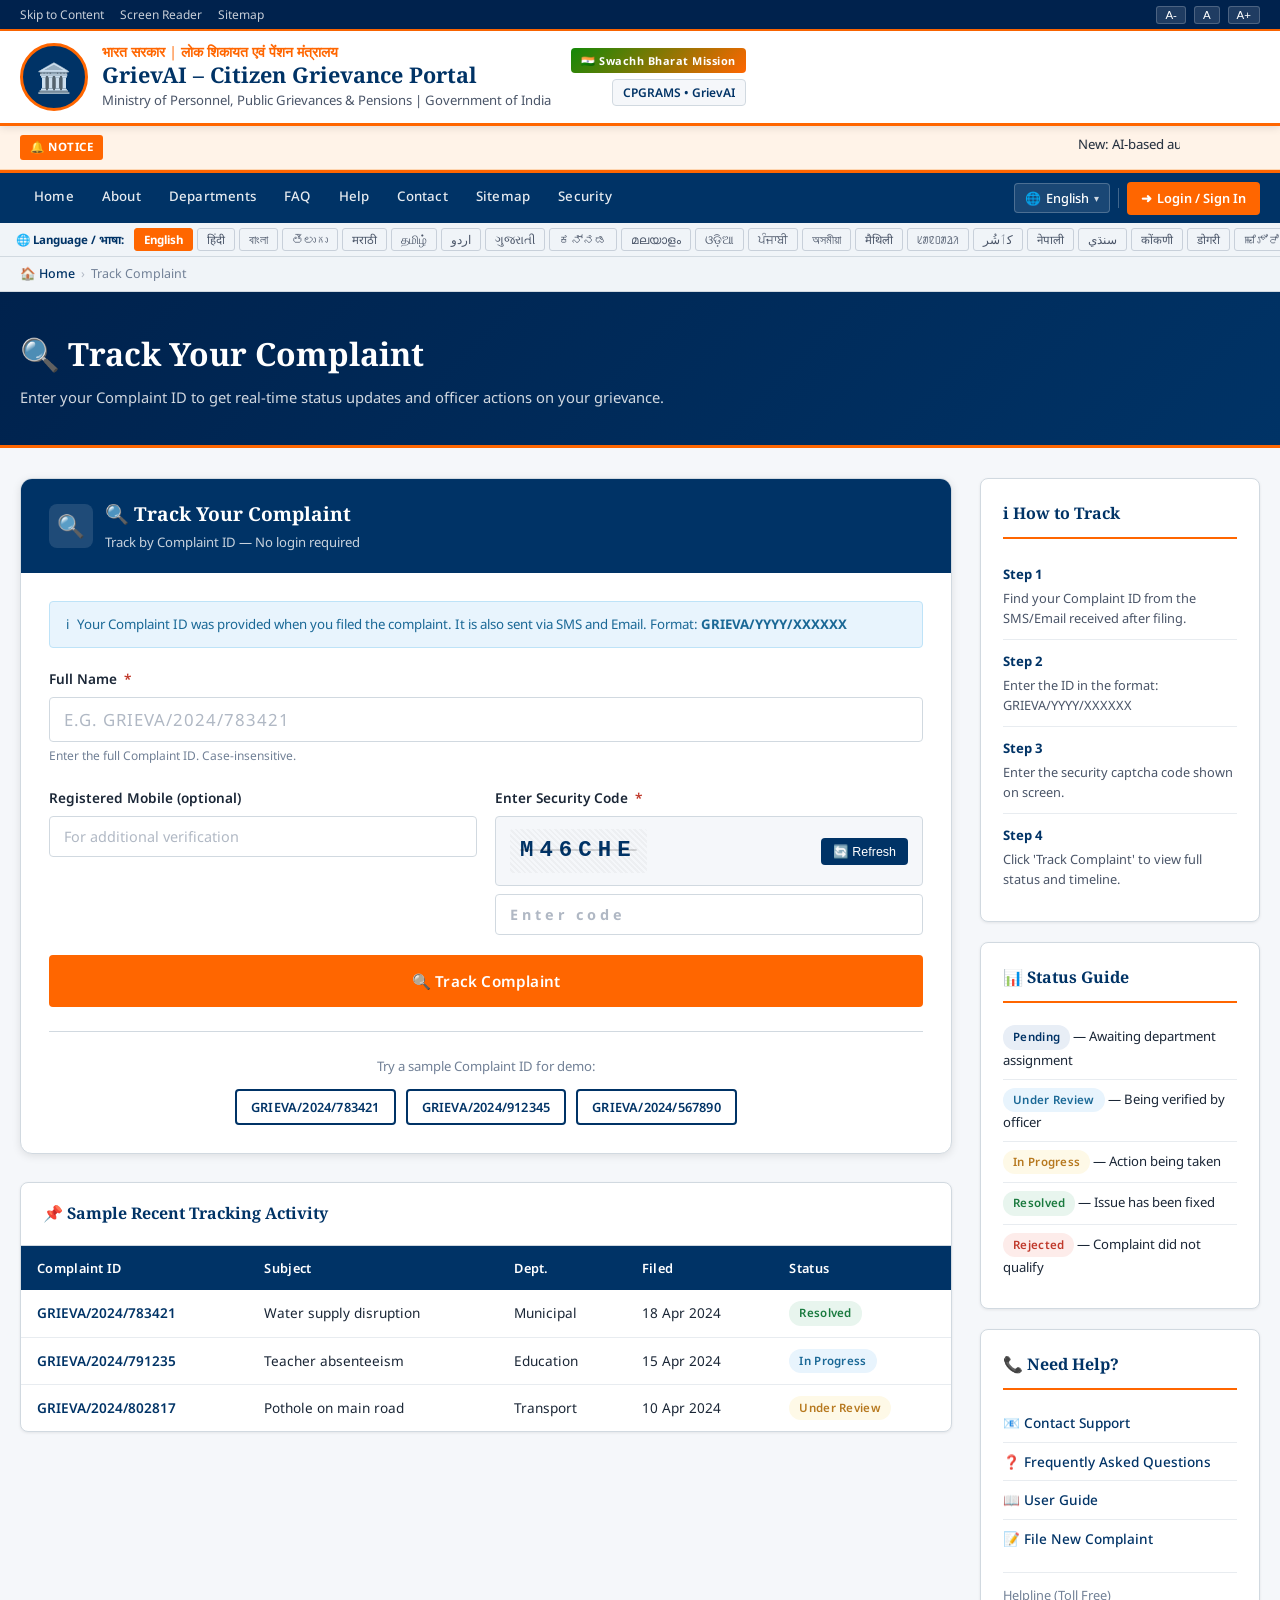
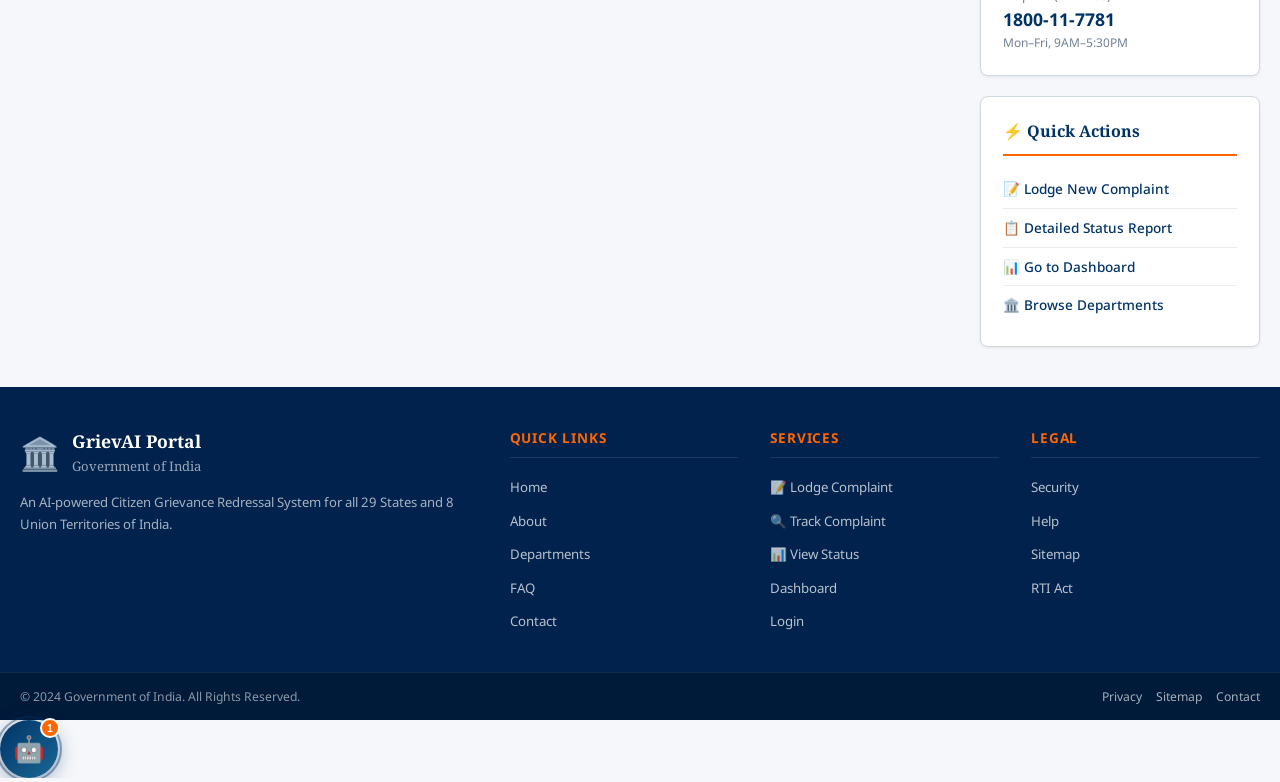
<file: track.html>
<!DOCTYPE html>
<html lang="en">
<head>
  <meta charset="UTF-8">
  <meta name="viewport" content="width=device-width, initial-scale=1.0">
  <title>Track Complaint | GrievAI – Government of India</title>
  <link rel="stylesheet" href="https://fonts.googleapis.com/css2?family=Noto+Sans:wght@400;500;600;700&family=Noto+Serif:wght@400;600;700&family=Noto+Sans+Devanagari:wght@400;600;700&display=swap">
  <link rel="stylesheet" href="css/style.css">
  <link rel="stylesheet" href="css/chatbot.css">
</head>
<body>
  <div id="site-header-placeholder"></div>

  <div class="breadcrumb-bar">
    <div class="breadcrumb-inner">
      <a href="index.html">🏠 Home</a>
      <span class="sep">›</span>
      <span>Track Complaint</span>
    </div>
  </div>

  <div class="page-hero">
    <div class="page-hero-inner">
      <h1 data-i18n="track.box.h3">🔍 Track Your Complaint</h1>
      <p data-i18n="page.track.desc">Enter your Complaint ID to view real-time status and updates. No login required.</p>
    </div>
  </div>

  <div class="page-content">
    <div class="sidebar-layout">

      <!-- Main -->
      <div>
        <!-- Track Form -->
        <div class="complaint-form-section" style="margin-bottom:28px;">
          <div class="form-section-header">
            <div class="form-section-icon">🔍</div>
            <div>
              <h2 data-i18n="track.box.h3">Complaint Tracker</h2>
              <p>Track by Complaint ID — No login required</p>
            </div>
          </div>
          <div class="complaint-form-body">
            <div class="form-note">
              <span>ℹ️</span>
              <span>Your Complaint ID was provided when you filed the complaint. It is also sent via SMS and Email. Format: <strong>GRIEVA/YYYY/XXXXXX</strong></span>
            </div>
            <form class="track-form" id="mainTrackForm" novalidate>
              <div class="form-group">
                <label for="trackId"><span data-i18n="form.name">Complaint ID</span> <span class="required">*</span></label>
                <input type="text" id="trackId" name="complaintId" class="form-control track-id-input"
                  placeholder="e.g. GRIEVA/2024/783421"
                  style="font-size:1.05rem;letter-spacing:1px;text-transform:uppercase;"
                  required>
                <span class="form-hint">Enter the full Complaint ID. Case-insensitive.</span>
              </div>
              <div class="form-row">
                <div class="form-group">
                  <label for="trackMobile">Registered Mobile (optional)</label>
                  <input type="tel" id="trackMobile" class="form-control" placeholder="For additional verification" maxlength="10">
                </div>
                <div class="form-group">
                  <label for="trackCaptcha">Enter Security Code <span class="required">*</span></label>
                  <div class="captcha-box" style="margin-bottom:8px;">
                    <span class="captcha-text" id="captchaCode">K7NP3X</span>
                    <button type="button" class="captcha-refresh" id="captchaRefresh">🔄 Refresh</button>
                  </div>
                  <input type="text" id="trackCaptcha" class="form-control" placeholder="Enter code" maxlength="6" style="letter-spacing:4px;font-weight:700;" required>
                </div>
              </div>
              <button type="submit" class="btn btn-primary btn-lg btn-full" data-i18n="btn.track">🔍 Track Complaint</button>
            </form>

            <hr class="divider">

            <!-- Demo IDs -->
            <div style="text-align:center;">
              <p style="font-size:0.82rem;color:var(--text-muted);margin-bottom:12px;">Try a sample Complaint ID for demo:</p>
              <div style="display:flex;gap:10px;justify-content:center;flex-wrap:wrap;">
                <button onclick="fillDemo('GRIEVA/2024/783421')" class="btn btn-outline-navy btn-sm">GRIEVA/2024/783421</button>
                <button onclick="fillDemo('GRIEVA/2024/912345')" class="btn btn-outline-navy btn-sm">GRIEVA/2024/912345</button>
                <button onclick="fillDemo('GRIEVA/2024/567890')" class="btn btn-outline-navy btn-sm">GRIEVA/2024/567890</button>
              </div>
            </div>
          </div>
        </div>

        <!-- Track Result Area -->
        <div id="trackResult"></div>

        <!-- Recently Tracked (mock) -->
        <div class="card" style="margin-top:28px;">
          <div class="card-header">
            <h3>📌 Sample Recent Tracking Activity</h3>
          </div>
          <div style="overflow-x:auto;">
            <table class="data-table">
              <thead>
                <tr>
                  <th>Complaint ID</th>
                  <th>Subject</th>
                  <th>Dept.</th>
                  <th>Filed</th>
                  <th>Status</th>
                </tr>
              </thead>
              <tbody>
                <tr>
                  <td><a href="#" onclick="fillDemo('GRIEVA/2024/783421');return false;" style="font-weight:600;">GRIEVA/2024/783421</a></td>
                  <td>Water supply disruption</td>
                  <td>Municipal</td>
                  <td>18 Apr 2024</td>
                  <td><span class="badge badge-success">Resolved</span></td>
                </tr>
                <tr>
                  <td><a href="#" onclick="fillDemo('GRIEVA/2024/791235');return false;" style="font-weight:600;">GRIEVA/2024/791235</a></td>
                  <td>Teacher absenteeism</td>
                  <td>Education</td>
                  <td>15 Apr 2024</td>
                  <td><span class="badge badge-info">In Progress</span></td>
                </tr>
                <tr>
                  <td><a href="#" onclick="fillDemo('GRIEVA/2024/802817');return false;" style="font-weight:600;">GRIEVA/2024/802817</a></td>
                  <td>Pothole on main road</td>
                  <td>Transport</td>
                  <td>10 Apr 2024</td>
                  <td><span class="badge badge-warning">Under Review</span></td>
                </tr>
              </tbody>
            </table>
          </div>
        </div>
      </div>

      <!-- Sidebar -->
      <div style="display:flex;flex-direction:column;gap:20px;">
        <div class="info-panel">
          <h4>ℹ️ How to Track</h4>
          <ul>
            <li style="padding:10px 0;border-bottom:1px solid var(--light-gray);">
              <strong style="font-size:0.82rem;color:var(--navy);">Step 1</strong>
              <p style="font-size:0.8rem;color:var(--text-secondary);margin-top:3px;">Find your Complaint ID from the SMS/Email received after filing.</p>
            </li>
            <li style="padding:10px 0;border-bottom:1px solid var(--light-gray);">
              <strong style="font-size:0.82rem;color:var(--navy);">Step 2</strong>
              <p style="font-size:0.8rem;color:var(--text-secondary);margin-top:3px;">Enter the ID in the format: GRIEVA/YYYY/XXXXXX</p>
            </li>
            <li style="padding:10px 0;border-bottom:1px solid var(--light-gray);">
              <strong style="font-size:0.82rem;color:var(--navy);">Step 3</strong>
              <p style="font-size:0.8rem;color:var(--text-secondary);margin-top:3px;">Enter the security captcha code shown on screen.</p>
            </li>
            <li style="padding:10px 0;">
              <strong style="font-size:0.82rem;color:var(--navy);">Step 4</strong>
              <p style="font-size:0.8rem;color:var(--text-secondary);margin-top:3px;">Click 'Track Complaint' to view full status and timeline.</p>
            </li>
          </ul>
        </div>

        <div class="info-panel">
          <h4>📊 Status Guide</h4>
          <ul>
            <li style="padding:8px 0;border-bottom:1px solid var(--light-gray);font-size:0.82rem;"><span class="badge badge-navy">Pending</span> — Awaiting department assignment</li>
            <li style="padding:8px 0;border-bottom:1px solid var(--light-gray);font-size:0.82rem;"><span class="badge badge-info">Under Review</span> — Being verified by officer</li>
            <li style="padding:8px 0;border-bottom:1px solid var(--light-gray);font-size:0.82rem;"><span class="badge badge-warning">In Progress</span> — Action being taken</li>
            <li style="padding:8px 0;border-bottom:1px solid var(--light-gray);font-size:0.82rem;"><span class="badge badge-success">Resolved</span> — Issue has been fixed</li>
            <li style="padding:8px 0;font-size:0.82rem;"><span class="badge badge-error">Rejected</span> — Complaint did not qualify</li>
          </ul>
        </div>

        <div class="info-panel">
          <h4>📞 Need Help?</h4>
          <ul>
            <li><a href="contact.html">📧 Contact Support</a></li>
            <li><a href="faq.html">❓ Frequently Asked Questions</a></li>
            <li><a href="help.html">📖 User Guide</a></li>
            <li><a href="index.html#lodge">📝 File New Complaint</a></li>
          </ul>
          <div style="margin-top:14px;padding-top:12px;border-top:1px solid var(--light-gray);">
            <p style="font-size:0.8rem;color:var(--text-muted);">Helpline (Toll Free)</p>
            <p style="font-size:1.1rem;font-weight:700;color:var(--navy);">1800-11-7781</p>
            <p style="font-size:0.75rem;color:var(--text-muted);">Mon–Fri, 9AM–5:30PM</p>
          </div>
        </div>

        <div class="info-panel">
          <h4>⚡ Quick Actions</h4>
          <ul>
            <li><a href="index.html#lodge">📝 Lodge New Complaint</a></li>
            <li><a href="status.html">📋 Detailed Status Report</a></li>
            <li><a href="dashboard.html">📊 Go to Dashboard</a></li>
            <li><a href="departments.html">🏛️ Browse Departments</a></li>
          </ul>
        </div>
      </div>
    </div>
  </div>

  <div id="site-footer-placeholder"></div>
  <script src="js/ai_department.js"></script>
  <script src="js/camera.js"></script>
  <script src="js/lang.js"></script>
  <script src="js/components.js"></script>
  <script src="js/main.js"></script>
  <script src="js/chatbot.js"></script>
  <script>
    function fillDemo(id) {
      const input = document.getElementById('trackId');
      if (input) {
        input.value = id;
        input.focus();
        window.scrollTo({ top: input.getBoundingClientRect().top + window.scrollY - 150, behavior: 'smooth' });
      }
    }
  </script>
</body>
</html>
</file>
<file: css/style.css>
/* ========================================
   GrievAI – Government Portal Stylesheet
   Government of India Design System
   ======================================== */

/* --- Google Fonts Import --- */

/* --- CSS Variables --- */
:root {
  --navy: #003366;
  --navy-dark: #00224d;
  --navy-light: #004a99;
  --saffron: #FF6600;
  --saffron-light: #FF8C00;
  --saffron-pale: #fff3e8;
  --white: #ffffff;
  --off-white: #f5f7fa;
  --light-gray: #e8ecf0;
  --mid-gray: #b0b8c4;
  --dark-gray: #4a5568;
  --text-primary: #1a2636;
  --text-secondary: #4a5568;
  --text-muted: #718096;
  --success: #1a7a3f;
  --success-light: #e8f5ee;
  --warning: #b7791f;
  --warning-light: #fef9e7;
  --error: #c0392b;
  --error-light: #fdecea;
  --info: #1a6896;
  --info-light: #e8f4fd;
  --border: #d1d9e0;
  --shadow-sm: 0 1px 3px rgba(0,0,0,0.08);
  --shadow: 0 2px 8px rgba(0,0,0,0.10);
  --shadow-md: 0 4px 16px rgba(0,0,0,0.12);
  --shadow-lg: 0 8px 32px rgba(0,0,0,0.15);
  --radius-sm: 4px;
  --radius: 8px;
  --radius-lg: 12px;
  --font-sans: 'Noto Sans', Arial, sans-serif;
  --font-serif: 'Noto Serif', Georgia, serif;
  --transition: 0.22s ease;
}

/* --- Reset & Base --- */
*, *::before, *::after {
  box-sizing: border-box;
  margin: 0;
  padding: 0;
}

html {
  scroll-behavior: smooth;
  font-size: 16px;
}

body {
  font-family: var(--font-sans);
  background: var(--off-white);
  color: var(--text-primary);
  line-height: 1.6;
  min-height: 100vh;
  display: flex;
  flex-direction: column;
}

a {
  color: var(--navy);
  text-decoration: none;
  transition: color var(--transition);
}

a:hover {
  color: var(--saffron);
  text-decoration: underline;
}

img {
  max-width: 100%;
  height: auto;
}

ul {
  list-style: none;
}

/* --- Government Top Bar --- */
.gov-top-bar {
  background: var(--navy-dark);
  color: rgba(255,255,255,0.85);
  font-size: 0.78rem;
  padding: 5px 0;
  border-bottom: 2px solid var(--saffron);
}

.gov-top-bar .top-bar-inner {
  max-width: 1280px;
  margin: 0 auto;
  padding: 0 20px;
  display: flex;
  justify-content: space-between;
  align-items: center;
  flex-wrap: wrap;
  gap: 6px;
}

.gov-top-bar .top-links {
  display: flex;
  gap: 16px;
}

.gov-top-bar .top-links a {
  color: rgba(255,255,255,0.75);
  font-size: 0.75rem;
  transition: color var(--transition);
}

.gov-top-bar .top-links a:hover {
  color: var(--saffron);
  text-decoration: none;
}

.accessibility-links {
  display: flex;
  gap: 8px;
  align-items: center;
}

.accessibility-links button {
  background: rgba(255,255,255,0.12);
  border: 1px solid rgba(255,255,255,0.2);
  color: #fff;
  padding: 2px 8px;
  border-radius: 3px;
  font-size: 0.72rem;
  cursor: pointer;
  transition: background var(--transition);
}

.accessibility-links button:hover {
  background: rgba(255,255,255,0.22);
}

/* --- Header --- */
.site-header {
  background: var(--white);
  border-bottom: 3px solid var(--saffron);
  box-shadow: var(--shadow);
  position: sticky;
  top: 0;
  z-index: 1000;
}

.header-main {
  max-width: 1280px;
  margin: 0 auto;
  padding: 12px 20px;
  display: flex;
  align-items: center;
  gap: 20px;
}

.header-logo {
  display: flex;
  align-items: center;
  gap: 14px;
  flex-shrink: 0;
}

.emblem-placeholder {
  width: 68px;
  height: 68px;
  background: var(--navy);
  border-radius: 50%;
  display: flex;
  align-items: center;
  justify-content: center;
  color: #fff;
  font-size: 0.55rem;
  text-align: center;
  line-height: 1.3;
  font-weight: 600;
  border: 3px solid var(--saffron);
  flex-shrink: 0;
  overflow: hidden;
}

.emblem-placeholder img {
  width: 100%;
  height: 100%;
  object-fit: cover;
}

.header-title {
  flex: 1;
}

.header-title .ministry-hi {
  font-family: var(--font-serif);
  font-size: 0.9rem;
  color: var(--saffron);
  font-weight: 600;
  line-height: 1.3;
  display: block;
}

.header-title .ministry-en-main {
  font-family: var(--font-serif);
  font-size: 1.35rem;
  color: var(--navy);
  font-weight: 700;
  line-height: 1.2;
  display: block;
}

.header-title .ministry-en-sub {
  font-size: 0.82rem;
  color: var(--text-secondary);
  display: block;
  margin-top: 2px;
}

.header-right {
  display: flex;
  flex-direction: column;
  align-items: flex-end;
  gap: 6px;
  flex-shrink: 0;
}

.swachh-badge {
  background: linear-gradient(135deg, #138808, #FF6600);
  color: #fff;
  font-size: 0.68rem;
  font-weight: 700;
  padding: 4px 10px;
  border-radius: 4px;
  letter-spacing: 0.5px;
  text-align: center;
}

.portal-name-tag {
  font-size: 0.75rem;
  color: var(--navy);
  font-weight: 600;
  background: var(--off-white);
  border: 1px solid var(--border);
  padding: 3px 10px;
  border-radius: 4px;
}

/* --- Navigation --- */
.main-nav {
  background: var(--navy);
  border-top: 3px solid var(--saffron);
}

.nav-inner {
  max-width: 1280px;
  margin: 0 auto;
  padding: 0 20px;
  display: flex;
  align-items: center;
  justify-content: space-between;
}

.nav-menu {
  display: flex;
  align-items: center;
  flex-wrap: wrap;
}

.nav-menu li a {
  display: block;
  padding: 13px 14px;
  color: rgba(255,255,255,0.88);
  font-size: 0.83rem;
  font-weight: 500;
  letter-spacing: 0.2px;
  transition: background var(--transition), color var(--transition);
  border-bottom: 3px solid transparent;
  white-space: nowrap;
}

.nav-menu li a:hover,
.nav-menu li a.active {
  background: rgba(255,255,255,0.08);
  color: #fff;
  border-bottom-color: var(--saffron);
  text-decoration: none;
}

.nav-hamburger {
  display: none;
  background: none;
  border: none;
  cursor: pointer;
  padding: 10px;
  flex-direction: column;
  gap: 5px;
}

.nav-hamburger span {
  display: block;
  width: 24px;
  height: 2px;
  background: #fff;
  border-radius: 2px;
  transition: var(--transition);
}

/* --- Breadcrumb --- */
.breadcrumb-bar {
  background: #f0f4f8;
  border-bottom: 1px solid var(--border);
  padding: 7px 0;
}

.breadcrumb-bar .breadcrumb-inner {
  max-width: 1280px;
  margin: 0 auto;
  padding: 0 20px;
  font-size: 0.78rem;
  color: var(--text-muted);
  display: flex;
  align-items: center;
  gap: 6px;
  flex-wrap: wrap;
}

.breadcrumb-bar a {
  color: var(--navy);
  font-weight: 500;
}

.breadcrumb-bar .sep {
  color: var(--mid-gray);
}

/* --- Main Content Wrapper --- */
.page-content {
  flex: 1;
  max-width: 1280px;
  margin: 0 auto;
  width: 100%;
  padding: 30px 20px 40px;
}

/* --- Hero Section --- */
.hero-section {
  background: linear-gradient(135deg, var(--navy-dark) 0%, var(--navy) 60%, #005bb5 100%);
  color: #fff;
  padding: 60px 20px;
  position: relative;
  overflow: hidden;
}

.hero-section::before {
  content: '';
  position: absolute;
  top: 0; left: 0; right: 0; bottom: 0;
  background: url("data:image/svg+xml,%3Csvg width='60' height='60' viewBox='0 0 60 60' xmlns='http://www.w3.org/2000/svg'%3E%3Cg fill='none' fill-rule='evenodd'%3E%3Cg fill='%23ffffff' fill-opacity='0.03'%3E%3Cpath d='M36 34v-4h-2v4h-4v2h4v4h2v-4h4v-2h-4zm0-30V0h-2v4h-4v2h4v4h2V6h4V4h-4zM6 34v-4H4v4H0v2h4v4h2v-4h4v-2H6zM6 4V0H4v4H0v2h4v4h2V6h4V4H6z'/%3E%3C/g%3E%3C/g%3E%3C/svg%3E");
  pointer-events: none;
}

.hero-inner {
  max-width: 1280px;
  margin: 0 auto;
  position: relative;
  z-index: 1;
}

.hero-badge {
  display: inline-block;
  background: var(--saffron);
  color: #fff;
  font-size: 0.72rem;
  font-weight: 700;
  padding: 5px 14px;
  border-radius: 20px;
  margin-bottom: 16px;
  letter-spacing: 0.8px;
  text-transform: uppercase;
}

.hero-section h1 {
  font-family: var(--font-serif);
  font-size: clamp(1.6rem, 4vw, 2.6rem);
  font-weight: 700;
  line-height: 1.25;
  margin-bottom: 14px;
  color: #fff;
}

.hero-section h1 span {
  color: var(--saffron);
}

.hero-section p {
  font-size: 1.05rem;
  color: rgba(255,255,255,0.82);
  max-width: 640px;
  margin-bottom: 30px;
  line-height: 1.7;
}

.hero-actions {
  display: flex;
  gap: 14px;
  flex-wrap: wrap;
}

.hero-stats {
  margin-top: 40px;
  display: flex;
  gap: 30px;
  flex-wrap: wrap;
  padding-top: 30px;
  border-top: 1px solid rgba(255,255,255,0.15);
}

.hero-stat {
  text-align: center;
}

.hero-stat .stat-num {
  display: block;
  font-size: 1.9rem;
  font-weight: 700;
  color: var(--saffron);
  font-family: var(--font-serif);
}

.hero-stat .stat-label {
  font-size: 0.78rem;
  color: rgba(255,255,255,0.7);
  margin-top: 2px;
}

/* --- Buttons --- */
.btn {
  display: inline-flex;
  align-items: center;
  gap: 7px;
  padding: 11px 22px;
  border-radius: var(--radius-sm);
  font-family: var(--font-sans);
  font-size: 0.88rem;
  font-weight: 600;
  cursor: pointer;
  border: 2px solid transparent;
  transition: background var(--transition), color var(--transition), box-shadow var(--transition), transform var(--transition), border-color var(--transition);
  letter-spacing: 0.2px;
  white-space: nowrap;
  text-decoration: none;
}

.btn:hover {
  text-decoration: none;
  transform: translateY(-1px);
}

.btn:active {
  transform: translateY(0);
}

.btn-primary {
  background: var(--saffron);
  color: #fff;
  border-color: var(--saffron);
}

.btn-primary:hover {
  background: var(--saffron-light);
  border-color: var(--saffron-light);
  box-shadow: 0 4px 14px rgba(255,102,0,0.4);
  color: #fff;
}

.btn-outline-white {
  background: transparent;
  color: #fff;
  border-color: rgba(255,255,255,0.6);
}

.btn-outline-white:hover {
  background: rgba(255,255,255,0.12);
  border-color: #fff;
  color: #fff;
  box-shadow: 0 4px 14px rgba(255,255,255,0.15);
}

.btn-navy {
  background: var(--navy);
  color: #fff;
  border-color: var(--navy);
}

.btn-navy:hover {
  background: var(--navy-light);
  border-color: var(--navy-light);
  box-shadow: 0 4px 14px rgba(0,51,102,0.35);
  color: #fff;
}

.btn-outline-navy {
  background: transparent;
  color: var(--navy);
  border-color: var(--navy);
}

.btn-outline-navy:hover {
  background: var(--navy);
  color: #fff;
  box-shadow: 0 4px 14px rgba(0,51,102,0.25);
}

.btn-success {
  background: var(--success);
  color: #fff;
  border-color: var(--success);
}

.btn-success:hover {
  background: #1d9a4e;
  border-color: #1d9a4e;
  box-shadow: 0 4px 14px rgba(26,122,63,0.3);
  color: #fff;
}

.btn-sm {
  padding: 7px 14px;
  font-size: 0.8rem;
}

.btn-lg {
  padding: 14px 28px;
  font-size: 0.95rem;
}

.btn-full {
  width: 100%;
  justify-content: center;
}

/* --- Section Headers --- */
.section-header {
  margin-bottom: 30px;
}

.section-header .section-tag {
  display: inline-block;
  background: var(--saffron-pale);
  color: var(--saffron);
  font-size: 0.72rem;
  font-weight: 700;
  padding: 4px 12px;
  border-radius: 3px;
  text-transform: uppercase;
  letter-spacing: 0.8px;
  margin-bottom: 10px;
  border-left: 3px solid var(--saffron);
}

.section-header h2 {
  font-family: var(--font-serif);
  font-size: clamp(1.3rem, 3vw, 1.9rem);
  color: var(--navy);
  font-weight: 700;
  margin-bottom: 10px;
  line-height: 1.3;
}

.section-header p {
  color: var(--text-secondary);
  max-width: 580px;
  font-size: 0.95rem;
  line-height: 1.65;
}

/* --- Cards --- */
.card {
  background: var(--white);
  border-radius: var(--radius);
  border: 1px solid var(--border);
  box-shadow: var(--shadow-sm);
  overflow: hidden;
  transition: box-shadow var(--transition), transform var(--transition);
}

.card:hover {
  box-shadow: var(--shadow-md);
  transform: translateY(-2px);
}

.card-header {
  padding: 18px 22px;
  border-bottom: 1px solid var(--border);
  display: flex;
  align-items: center;
  justify-content: space-between;
  gap: 12px;
}

.card-header h3 {
  font-family: var(--font-serif);
  font-size: 1rem;
  color: var(--navy);
  font-weight: 700;
}

.card-body {
  padding: 22px;
}

.card-footer {
  padding: 14px 22px;
  border-top: 1px solid var(--border);
  background: var(--off-white);
}

/* --- Grid Layouts --- */
.grid-2 {
  display: grid;
  grid-template-columns: repeat(2, 1fr);
  gap: 24px;
}

.grid-3 {
  display: grid;
  grid-template-columns: repeat(3, 1fr);
  gap: 24px;
}

.grid-4 {
  display: grid;
  grid-template-columns: repeat(4, 1fr);
  gap: 20px;
}

/* --- Feature Cards --- */
.feature-card {
  background: var(--white);
  border: 1px solid var(--border);
  border-radius: var(--radius);
  padding: 28px 24px;
  box-shadow: var(--shadow-sm);
  transition: box-shadow var(--transition), transform var(--transition), border-color var(--transition);
  position: relative;
}

.feature-card:hover {
  box-shadow: var(--shadow-md);
  transform: translateY(-3px);
  border-color: var(--navy-light);
}

.feature-card .feature-icon {
  width: 52px;
  height: 52px;
  background: linear-gradient(135deg, var(--navy), var(--navy-light));
  border-radius: var(--radius);
  display: flex;
  align-items: center;
  justify-content: center;
  margin-bottom: 18px;
  font-size: 1.4rem;
}

.feature-card h3 {
  font-family: var(--font-serif);
  font-size: 1.05rem;
  color: var(--navy);
  font-weight: 700;
  margin-bottom: 10px;
}

.feature-card p {
  color: var(--text-secondary);
  font-size: 0.88rem;
  line-height: 1.65;
}

/* --- Process Steps --- */
.process-steps {
  display: flex;
  gap: 0;
  position: relative;
  flex-wrap: wrap;
}

.process-step {
  flex: 1;
  min-width: 180px;
  text-align: center;
  padding: 30px 20px;
  position: relative;
}

.process-step:not(:last-child)::after {
  content: '→';
  position: absolute;
  right: -10px;
  top: 42px;
  font-size: 1.4rem;
  color: var(--saffron);
  z-index: 1;
}

.step-number {
  width: 48px;
  height: 48px;
  background: var(--navy);
  color: #fff;
  border-radius: 50%;
  display: flex;
  align-items: center;
  justify-content: center;
  font-size: 1.1rem;
  font-weight: 700;
  margin: 0 auto 14px;
  border: 3px solid var(--saffron);
}

.process-step h4 {
  color: var(--navy);
  font-weight: 700;
  margin-bottom: 8px;
  font-size: 0.95rem;
}

.process-step p {
  color: var(--text-secondary);
  font-size: 0.82rem;
  line-height: 1.5;
}

/* --- Complaint Form --- */
.complaint-form-section {
  background: var(--white);
  border-radius: var(--radius-lg);
  border: 1px solid var(--border);
  box-shadow: var(--shadow);
  overflow: hidden;
}

.complaint-form-section .form-section-header {
  background: var(--navy);
  padding: 20px 28px;
  display: flex;
  align-items: center;
  gap: 12px;
}

.complaint-form-section .form-section-header h2 {
  color: #fff;
  font-family: var(--font-serif);
  font-size: 1.2rem;
  font-weight: 700;
}

.complaint-form-section .form-section-header p {
  color: rgba(255,255,255,0.75);
  font-size: 0.82rem;
  margin-top: 2px;
}

.form-section-icon {
  width: 44px;
  height: 44px;
  background: rgba(255,255,255,0.12);
  border-radius: var(--radius);
  display: flex;
  align-items: center;
  justify-content: center;
  font-size: 1.4rem;
  flex-shrink: 0;
}

.complaint-form-body {
  padding: 28px;
}

/* --- Forms --- */
.form-group {
  margin-bottom: 20px;
}

.form-group label {
  display: block;
  font-size: 0.85rem;
  font-weight: 600;
  color: var(--text-primary);
  margin-bottom: 7px;
}

.form-group label .required {
  color: var(--error);
  margin-left: 3px;
}

.form-control {
  width: 100%;
  padding: 10px 14px;
  border: 1.5px solid var(--border);
  border-radius: var(--radius-sm);
  font-family: var(--font-sans);
  font-size: 0.9rem;
  color: var(--text-primary);
  background: var(--white);
  transition: border-color var(--transition), box-shadow var(--transition);
  outline: none;
}

.form-control:focus {
  border-color: var(--navy);
  box-shadow: 0 0 0 3px rgba(0,51,102,0.1);
}

.form-control::placeholder {
  color: var(--mid-gray);
}

select.form-control {
  appearance: none;
  background-image: url("data:image/svg+xml,%3Csvg xmlns='http://www.w3.org/2000/svg' width='12' height='8' viewBox='0 0 12 8'%3E%3Cpath fill='%23718096' d='M6 8L0 0h12z'/%3E%3C/svg%3E");
  background-repeat: no-repeat;
  background-position: right 14px center;
  padding-right: 36px;
}

textarea.form-control {
  resize: vertical;
  min-height: 110px;
}

.form-row {
  display: grid;
  grid-template-columns: 1fr 1fr;
  gap: 18px;
}

.form-hint {
  font-size: 0.75rem;
  color: var(--text-muted);
  margin-top: 5px;
}

.form-note {
  background: var(--info-light);
  border: 1px solid #bee3f8;
  border-radius: var(--radius-sm);
  padding: 12px 16px;
  font-size: 0.83rem;
  color: var(--info);
  margin-bottom: 20px;
  display: flex;
  gap: 8px;
  align-items: flex-start;
}

/* --- Alert Boxes --- */
.alert {
  padding: 14px 18px;
  border-radius: var(--radius-sm);
  font-size: 0.88rem;
  display: flex;
  align-items: flex-start;
  gap: 10px;
  margin-bottom: 20px;
  border-left: 4px solid;
}

.alert-success {
  background: var(--success-light);
  color: var(--success);
  border-left-color: var(--success);
}

.alert-warning {
  background: var(--warning-light);
  color: var(--warning);
  border-left-color: #d69e2e;
}

.alert-error {
  background: var(--error-light);
  color: var(--error);
  border-left-color: var(--error);
}

.alert-info {
  background: var(--info-light);
  color: var(--info);
  border-left-color: var(--info);
}

/* --- Track Box --- */
.track-box {
  background: linear-gradient(135deg, #f0f4f8, #e8edf3);
  border: 1px solid var(--border);
  border-radius: var(--radius-lg);
  padding: 36px 32px;
  text-align: center;
}

.track-box h3 {
  font-family: var(--font-serif);
  color: var(--navy);
  font-size: 1.3rem;
  margin-bottom: 8px;
}

.track-box p {
  color: var(--text-secondary);
  font-size: 0.88rem;
  margin-bottom: 22px;
}

.track-input-row {
  display: flex;
  gap: 10px;
  max-width: 500px;
  margin: 0 auto;
}

.track-input-row .form-control {
  flex: 1;
  font-size: 0.9rem;
}

/* --- Status Timeline --- */
.status-timeline {
  padding: 20px 0;
}

.timeline-item {
  display: flex;
  gap: 16px;
  padding-bottom: 24px;
  position: relative;
}

.timeline-item:not(:last-child)::before {
  content: '';
  position: absolute;
  left: 19px;
  top: 38px;
  bottom: 0;
  width: 2px;
  background: var(--border);
}

.timeline-dot {
  width: 40px;
  height: 40px;
  border-radius: 50%;
  display: flex;
  align-items: center;
  justify-content: center;
  font-size: 1rem;
  flex-shrink: 0;
  border: 2px solid;
}

.timeline-dot.completed {
  background: var(--success-light);
  border-color: var(--success);
  color: var(--success);
}

.timeline-dot.active {
  background: var(--info-light);
  border-color: var(--info);
  color: var(--info);
}

.timeline-dot.pending {
  background: var(--light-gray);
  border-color: var(--mid-gray);
  color: var(--mid-gray);
}

.timeline-content h4 {
  font-weight: 600;
  color: var(--text-primary);
  font-size: 0.9rem;
  margin-bottom: 3px;
}

.timeline-content .timeline-meta {
  font-size: 0.78rem;
  color: var(--text-muted);
}

.timeline-content p {
  font-size: 0.83rem;
  color: var(--text-secondary);
  margin-top: 4px;
}

/* --- Department Cards --- */
.dept-card {
  background: var(--white);
  border: 1px solid var(--border);
  border-radius: var(--radius);
  overflow: hidden;
  box-shadow: var(--shadow-sm);
  transition: box-shadow var(--transition), transform var(--transition), border-top-color var(--transition);
  border-top: 4px solid var(--navy);
}

.dept-card:hover {
  box-shadow: var(--shadow-md);
  transform: translateY(-3px);
  border-top-color: var(--saffron);
}

.dept-card-header {
  padding: 22px 22px 16px;
  display: flex;
  align-items: flex-start;
  gap: 14px;
}

.dept-icon {
  width: 50px;
  height: 50px;
  border-radius: var(--radius);
  background: linear-gradient(135deg, var(--navy), var(--navy-light));
  display: flex;
  align-items: center;
  justify-content: center;
  font-size: 1.5rem;
  flex-shrink: 0;
}

.dept-card-header h3 {
  font-family: var(--font-serif);
  color: var(--navy);
  font-size: 1.05rem;
  font-weight: 700;
  margin-bottom: 4px;
}

.dept-card-header .dept-code {
  font-size: 0.72rem;
  color: var(--text-muted);
  text-transform: uppercase;
  letter-spacing: 0.5px;
}

.dept-card-body {
  padding: 0 22px 16px;
}

.dept-card-body p {
  font-size: 0.85rem;
  color: var(--text-secondary);
  line-height: 1.6;
  margin-bottom: 14px;
}

.dept-tags {
  display: flex;
  flex-wrap: wrap;
  gap: 6px;
  margin-bottom: 16px;
}

.dept-tag {
  background: var(--off-white);
  color: var(--text-secondary);
  font-size: 0.72rem;
  padding: 3px 9px;
  border-radius: 12px;
  border: 1px solid var(--border);
}

.dept-card-footer {
  padding: 14px 22px;
  background: var(--off-white);
  border-top: 1px solid var(--border);
  display: flex;
  justify-content: space-between;
  align-items: center;
}

.dept-stat {
  font-size: 0.78rem;
  color: var(--text-muted);
}

.dept-stat span {
  font-weight: 700;
  color: var(--navy);
}

/* --- FAQ Accordion --- */
.faq-accordion {
  border: 1px solid var(--border);
  border-radius: var(--radius);
  overflow: hidden;
  box-shadow: var(--shadow-sm);
}

.faq-item {
  border-bottom: 1px solid var(--border);
}

.faq-item:last-child {
  border-bottom: none;
}

.faq-question {
  width: 100%;
  background: var(--white);
  border: none;
  padding: 18px 22px;
  display: flex;
  align-items: center;
  justify-content: space-between;
  gap: 14px;
  cursor: pointer;
  text-align: left;
  font-family: var(--font-sans);
  font-size: 0.9rem;
  font-weight: 600;
  color: var(--text-primary);
  transition: background var(--transition);
}

.faq-question:hover {
  background: var(--off-white);
}

.faq-question.open {
  background: #f0f4f8;
  color: var(--navy);
}

.faq-icon {
  width: 26px;
  height: 26px;
  border-radius: 50%;
  background: var(--navy);
  color: #fff;
  display: flex;
  align-items: center;
  justify-content: center;
  font-size: 1.1rem;
  font-weight: 400;
  flex-shrink: 0;
  transition: transform var(--transition), background var(--transition);
}

.faq-question.open .faq-icon {
  transform: rotate(45deg);
  background: var(--saffron);
}

.faq-answer {
  max-height: 0;
  overflow: hidden;
  transition: max-height 0.35s ease, padding 0.3s ease;
  background: #f8fafc;
}

.faq-answer.open {
  max-height: 400px;
  padding: 18px 22px;
}

.faq-answer p {
  font-size: 0.88rem;
  color: var(--text-secondary);
  line-height: 1.7;
}

.faq-answer ul {
  padding-left: 18px;
  list-style: disc;
  margin-top: 8px;
}

.faq-answer ul li {
  font-size: 0.85rem;
  color: var(--text-secondary);
  margin-bottom: 5px;
  line-height: 1.55;
}

/* --- Page Hero (Inner Pages) --- */
.page-hero {
  background: linear-gradient(135deg, var(--navy-dark), var(--navy));
  color: #fff;
  padding: 36px 20px;
  border-bottom: 3px solid var(--saffron);
}

.page-hero-inner {
  max-width: 1280px;
  margin: 0 auto;
}

.page-hero h1 {
  font-family: var(--font-serif);
  font-size: clamp(1.4rem, 3vw, 2rem);
  margin-bottom: 6px;
}

.page-hero p {
  font-size: 0.92rem;
  color: rgba(255,255,255,0.78);
}

/* --- Info Box / Quick Links Panel --- */
.info-panel {
  background: var(--white);
  border: 1px solid var(--border);
  border-radius: var(--radius);
  padding: 22px;
  box-shadow: var(--shadow-sm);
}

.info-panel h4 {
  font-family: var(--font-serif);
  color: var(--navy);
  font-size: 1rem;
  margin-bottom: 14px;
  padding-bottom: 10px;
  border-bottom: 2px solid var(--saffron);
}

.info-panel ul {
  list-style: none;
}

.info-panel ul li {
  padding: 8px 0;
  border-bottom: 1px solid var(--light-gray);
  font-size: 0.85rem;
}

.info-panel ul li:last-child {
  border-bottom: none;
}

.info-panel ul li a {
  color: var(--navy);
  font-weight: 500;
  display: flex;
  align-items: center;
  gap: 7px;
}

.info-panel ul li a:hover {
  color: var(--saffron);
  text-decoration: none;
}

/* --- Sidebar Layout --- */
.sidebar-layout {
  display: grid;
  grid-template-columns: 1fr 280px;
  gap: 28px;
  align-items: start;
}

/* --- Table --- */
.data-table {
  width: 100%;
  border-collapse: collapse;
  font-size: 0.85rem;
}

.data-table th {
  background: var(--navy);
  color: #fff;
  padding: 12px 16px;
  text-align: left;
  font-weight: 600;
  font-size: 0.8rem;
  letter-spacing: 0.3px;
  white-space: nowrap;
}

.data-table td {
  padding: 11px 16px;
  border-bottom: 1px solid var(--light-gray);
  color: var(--text-primary);
  vertical-align: middle;
}

.data-table tbody tr:hover {
  background: #f5f8fb;
}

.data-table tbody tr:last-child td {
  border-bottom: none;
}

/* --- Status Badges --- */
.badge {
  display: inline-block;
  padding: 3px 10px;
  border-radius: 12px;
  font-size: 0.72rem;
  font-weight: 600;
  letter-spacing: 0.3px;
}

.badge-success { background: var(--success-light); color: var(--success); }
.badge-warning { background: var(--warning-light); color: var(--warning); }
.badge-error { background: var(--error-light); color: var(--error); }
.badge-info { background: var(--info-light); color: var(--info); }
.badge-navy { background: #e8eef6; color: var(--navy); }
.badge-gray { background: var(--light-gray); color: var(--dark-gray); }

/* --- Sitemap --- */
.sitemap-grid {
  display: grid;
  grid-template-columns: repeat(auto-fill, minmax(220px, 1fr));
  gap: 22px;
}

.sitemap-group h4 {
  font-family: var(--font-serif);
  color: var(--navy);
  font-size: 0.95rem;
  font-weight: 700;
  margin-bottom: 12px;
  padding-bottom: 8px;
  border-bottom: 2px solid var(--saffron);
}

.sitemap-group ul li {
  padding: 6px 0;
  border-bottom: 1px solid var(--light-gray);
}

.sitemap-group ul li:last-child { border-bottom: none; }

.sitemap-group ul li a {
  font-size: 0.85rem;
  color: var(--navy);
  display: flex;
  align-items: center;
  gap: 7px;
  transition: color var(--transition), padding-left var(--transition);
}

.sitemap-group ul li a:hover {
  color: var(--saffron);
  padding-left: 4px;
  text-decoration: none;
}

/* --- Help / Security content --- */
.content-block {
  background: var(--white);
  border: 1px solid var(--border);
  border-radius: var(--radius);
  padding: 28px;
  margin-bottom: 22px;
  box-shadow: var(--shadow-sm);
}

.content-block h3 {
  font-family: var(--font-serif);
  color: var(--navy);
  font-size: 1.1rem;
  font-weight: 700;
  margin-bottom: 14px;
  display: flex;
  align-items: center;
  gap: 10px;
}

.content-block h3 .block-icon {
  width: 34px;
  height: 34px;
  background: var(--navy);
  color: #fff;
  border-radius: var(--radius-sm);
  display: flex;
  align-items: center;
  justify-content: center;
  font-size: 1rem;
  flex-shrink: 0;
}

.content-block p {
  color: var(--text-secondary);
  font-size: 0.88rem;
  line-height: 1.7;
  margin-bottom: 10px;
}

.content-block ul {
  list-style: disc;
  padding-left: 20px;
}

.content-block ul li {
  color: var(--text-secondary);
  font-size: 0.87rem;
  margin-bottom: 7px;
  line-height: 1.55;
}

.content-block ol {
  padding-left: 20px;
}

.content-block ol li {
  color: var(--text-secondary);
  font-size: 0.87rem;
  margin-bottom: 7px;
  line-height: 1.55;
}

/* --- Contact Page --- */
.contact-info-card {
  display: flex;
  align-items: flex-start;
  gap: 16px;
  padding: 18px;
  background: var(--white);
  border: 1px solid var(--border);
  border-radius: var(--radius);
  box-shadow: var(--shadow-sm);
  transition: box-shadow var(--transition);
}

.contact-info-card:hover {
  box-shadow: var(--shadow);
}

.contact-icon {
  width: 44px;
  height: 44px;
  background: var(--navy);
  color: #fff;
  border-radius: var(--radius);
  display: flex;
  align-items: center;
  justify-content: center;
  font-size: 1.2rem;
  flex-shrink: 0;
}

.contact-info-card h4 {
  color: var(--navy);
  font-weight: 700;
  font-size: 0.9rem;
  margin-bottom: 4px;
}

.contact-info-card p {
  color: var(--text-secondary);
  font-size: 0.83rem;
  line-height: 1.55;
}

/* --- About Page --- */
.about-mission {
  background: linear-gradient(135deg, var(--navy-dark), var(--navy));
  color: #fff;
  border-radius: var(--radius-lg);
  padding: 36px 32px;
  margin-bottom: 28px;
}

.about-mission h3 {
  font-family: var(--font-serif);
  font-size: 1.4rem;
  margin-bottom: 12px;
  color: var(--saffron);
}

.about-mission p {
  font-size: 0.95rem;
  line-height: 1.75;
  color: rgba(255,255,255,0.88);
}

.stat-card {
  background: var(--white);
  border: 1px solid var(--border);
  border-radius: var(--radius);
  padding: 24px;
  text-align: center;
  box-shadow: var(--shadow-sm);
  transition: box-shadow var(--transition), transform var(--transition);
}

.stat-card:hover {
  box-shadow: var(--shadow-md);
  transform: translateY(-2px);
}

.stat-card .stat-value {
  font-size: 2.2rem;
  font-weight: 700;
  color: var(--navy);
  font-family: var(--font-serif);
  display: block;
  margin-bottom: 6px;
}

.stat-card .stat-label {
  font-size: 0.82rem;
  color: var(--text-muted);
}

/* --- Footer --- */
.site-footer {
  background: var(--navy-dark);
  color: rgba(255,255,255,0.8);
  margin-top: auto;
}

.footer-main {
  max-width: 1280px;
  margin: 0 auto;
  padding: 40px 20px 30px;
  display: grid;
  grid-template-columns: 2fr 1fr 1fr 1fr;
  gap: 32px;
}

.footer-brand .footer-logo {
  display: flex;
  align-items: center;
  gap: 12px;
  margin-bottom: 14px;
}

.footer-brand h3 {
  color: #fff;
  font-family: var(--font-serif);
  font-size: 1.1rem;
  line-height: 1.3;
}

.footer-brand p {
  font-size: 0.82rem;
  line-height: 1.65;
  color: rgba(255,255,255,0.65);
}

.footer-col h4 {
  color: var(--saffron);
  font-size: 0.85rem;
  font-weight: 700;
  text-transform: uppercase;
  letter-spacing: 0.8px;
  margin-bottom: 16px;
  padding-bottom: 8px;
  border-bottom: 1px solid rgba(255,255,255,0.1);
}

.footer-col ul li {
  margin-bottom: 8px;
}

.footer-col ul li a {
  color: rgba(255,255,255,0.7);
  font-size: 0.83rem;
  transition: color var(--transition);
}

.footer-col ul li a:hover {
  color: var(--saffron);
  text-decoration: none;
}

.footer-bottom {
  background: rgba(0,0,0,0.25);
  border-top: 1px solid rgba(255,255,255,0.08);
}

.footer-bottom-inner {
  max-width: 1280px;
  margin: 0 auto;
  padding: 14px 20px;
  display: flex;
  justify-content: space-between;
  align-items: center;
  flex-wrap: wrap;
  gap: 10px;
  font-size: 0.76rem;
  color: rgba(255,255,255,0.5);
}

.footer-bottom-inner a {
  color: rgba(255,255,255,0.6);
  margin-left: 14px;
}

.footer-bottom-inner a:hover {
  color: var(--saffron);
}

/* --- Announcement Ticker --- */
.ticker-bar {
  background: var(--saffron-pale);
  border-bottom: 1px solid #ffd5b0;
  padding: 8px 0;
  overflow: hidden;
}

.ticker-bar .ticker-inner {
  max-width: 1280px;
  margin: 0 auto;
  padding: 0 20px;
  display: flex;
  align-items: center;
  gap: 14px;
}

.ticker-label {
  background: var(--saffron);
  color: #fff;
  font-size: 0.72rem;
  font-weight: 700;
  padding: 3px 10px;
  border-radius: 3px;
  white-space: nowrap;
  flex-shrink: 0;
  letter-spacing: 0.5px;
}

.ticker-text {
  font-size: 0.82rem;
  color: var(--text-primary);
  overflow: hidden;
  white-space: nowrap;
}

.ticker-text marquee {
  display: inline-block;
}

/* --- Quick Action Buttons (Home) --- */
.quick-actions {
  display: grid;
  grid-template-columns: repeat(auto-fit, minmax(200px, 1fr));
  gap: 16px;
  margin-bottom: 36px;
}

.quick-action-card {
  background: var(--white);
  border: 1px solid var(--border);
  border-radius: var(--radius);
  padding: 22px 18px;
  display: flex;
  flex-direction: column;
  align-items: center;
  text-align: center;
  gap: 12px;
  transition: box-shadow var(--transition), transform var(--transition), border-color var(--transition);
  cursor: pointer;
  text-decoration: none;
  color: inherit;
}

.quick-action-card:hover {
  box-shadow: var(--shadow-md);
  transform: translateY(-3px);
  border-color: var(--navy);
  text-decoration: none;
  color: inherit;
}

.quick-action-card .qa-icon {
  width: 56px;
  height: 56px;
  border-radius: 50%;
  background: linear-gradient(135deg, var(--navy), var(--navy-light));
  display: flex;
  align-items: center;
  justify-content: center;
  font-size: 1.6rem;
  transition: background var(--transition), transform var(--transition);
}

.quick-action-card:hover .qa-icon {
  background: linear-gradient(135deg, var(--saffron), var(--saffron-light));
  transform: scale(1.08);
}

.quick-action-card h4 {
  font-weight: 700;
  color: var(--navy);
  font-size: 0.9rem;
}

.quick-action-card p {
  font-size: 0.78rem;
  color: var(--text-muted);
  line-height: 1.45;
}

/* --- Notice Board --- */
.notice-board {
  background: var(--white);
  border: 1px solid var(--border);
  border-radius: var(--radius);
  overflow: hidden;
  box-shadow: var(--shadow-sm);
}

.notice-board-header {
  background: var(--navy);
  padding: 14px 18px;
  display: flex;
  align-items: center;
  justify-content: space-between;
}

.notice-board-header h4 {
  color: #fff;
  font-size: 0.9rem;
  font-weight: 700;
}

.notice-list {
  max-height: 280px;
  overflow-y: auto;
}

.notice-item {
  padding: 13px 18px;
  border-bottom: 1px solid var(--light-gray);
  display: flex;
  gap: 10px;
  align-items: flex-start;
}

.notice-item:last-child { border-bottom: none; }

.notice-date {
  background: var(--off-white);
  color: var(--text-muted);
  font-size: 0.7rem;
  padding: 2px 7px;
  border-radius: 3px;
  white-space: nowrap;
  margin-top: 2px;
  flex-shrink: 0;
}

.notice-text {
  font-size: 0.82rem;
  color: var(--text-primary);
  line-height: 1.5;
}

.notice-text a {
  color: var(--navy);
  font-weight: 500;
}

.notice-text .new-badge {
  background: var(--saffron);
  color: #fff;
  font-size: 0.65rem;
  padding: 1px 6px;
  border-radius: 3px;
  margin-left: 6px;
  font-weight: 700;
  vertical-align: middle;
}

/* --- Dashboard Specific --- */
.dashboard-layout {
  display: grid;
  grid-template-columns: 240px 1fr;
  gap: 0;
  min-height: calc(100vh - 200px);
}

.dash-sidebar {
  background: var(--navy-dark);
  color: #fff;
  padding: 24px 0;
  min-height: 100%;
}

.dash-sidebar .user-info {
  padding: 0 18px 20px;
  border-bottom: 1px solid rgba(255,255,255,0.1);
  margin-bottom: 12px;
}

.user-avatar {
  width: 48px;
  height: 48px;
  background: var(--saffron);
  color: #fff;
  border-radius: 50%;
  display: flex;
  align-items: center;
  justify-content: center;
  font-size: 1.3rem;
  font-weight: 700;
  margin-bottom: 10px;
}

.user-info h4 {
  font-size: 0.9rem;
  font-weight: 700;
  color: #fff;
  margin-bottom: 3px;
}

.user-info .user-role {
  font-size: 0.72rem;
  background: rgba(255,255,255,0.12);
  padding: 2px 8px;
  border-radius: 10px;
  display: inline-block;
}

.dash-nav li a {
  display: flex;
  align-items: center;
  gap: 10px;
  padding: 11px 18px;
  color: rgba(255,255,255,0.75);
  font-size: 0.85rem;
  font-weight: 500;
  transition: background var(--transition), color var(--transition);
  border-left: 3px solid transparent;
}

.dash-nav li a:hover,
.dash-nav li a.active {
  background: rgba(255,255,255,0.07);
  color: #fff;
  border-left-color: var(--saffron);
  text-decoration: none;
}

.dash-main {
  background: var(--off-white);
  padding: 28px;
  overflow: auto;
}

.dash-header {
  display: flex;
  align-items: center;
  justify-content: space-between;
  margin-bottom: 24px;
  flex-wrap: wrap;
  gap: 12px;
}

.dash-header h2 {
  font-family: var(--font-serif);
  color: var(--navy);
  font-size: 1.5rem;
}

.dash-header .dash-date {
  font-size: 0.82rem;
  color: var(--text-muted);
}

.kpi-grid {
  display: grid;
  grid-template-columns: repeat(auto-fill, minmax(180px, 1fr));
  gap: 16px;
  margin-bottom: 28px;
}

.kpi-card {
  background: var(--white);
  border: 1px solid var(--border);
  border-radius: var(--radius);
  padding: 20px;
  box-shadow: var(--shadow-sm);
  transition: box-shadow var(--transition), transform var(--transition);
  border-top: 3px solid var(--navy);
}

.kpi-card:hover {
  box-shadow: var(--shadow-md);
  transform: translateY(-2px);
}

.kpi-card.saffron { border-top-color: var(--saffron); }
.kpi-card.green { border-top-color: var(--success); }
.kpi-card.red { border-top-color: var(--error); }
.kpi-card.blue { border-top-color: var(--info); }

.kpi-card .kpi-value {
  font-size: 2rem;
  font-weight: 700;
  color: var(--navy);
  font-family: var(--font-serif);
  display: block;
  margin-bottom: 4px;
}

.kpi-card .kpi-label {
  font-size: 0.78rem;
  color: var(--text-muted);
  margin-bottom: 10px;
}

.kpi-card .kpi-change {
  font-size: 0.72rem;
  font-weight: 600;
}

.kpi-change.up { color: var(--success); }
.kpi-change.down { color: var(--error); }

/* --- Login Page --- */
.login-wrapper {
  min-height: calc(100vh - 180px);
  background: linear-gradient(135deg, #f0f4f8 0%, #e8ecf3 100%);
  display: flex;
  align-items: center;
  justify-content: center;
  padding: 40px 20px;
}

.login-box {
  background: var(--white);
  border-radius: var(--radius-lg);
  box-shadow: var(--shadow-lg);
  width: 100%;
  max-width: 480px;
  overflow: hidden;
}

.login-header {
  background: var(--navy);
  padding: 28px 32px;
  text-align: center;
}

.login-header h2 {
  color: #fff;
  font-family: var(--font-serif);
  font-size: 1.3rem;
  margin-bottom: 6px;
}

.login-header p {
  color: rgba(255,255,255,0.72);
  font-size: 0.82rem;
}

.login-tabs {
  display: flex;
  background: #f0f4f8;
  border-bottom: 1px solid var(--border);
}

.login-tab {
  flex: 1;
  padding: 13px;
  border: none;
  background: none;
  font-family: var(--font-sans);
  font-size: 0.83rem;
  font-weight: 600;
  color: var(--text-muted);
  cursor: pointer;
  transition: background var(--transition), color var(--transition);
  border-bottom: 3px solid transparent;
}

.login-tab.active {
  background: var(--white);
  color: var(--navy);
  border-bottom-color: var(--saffron);
}

.login-tab:hover:not(.active) {
  background: rgba(0,0,0,0.03);
}

.login-form-body {
  padding: 28px 32px;
}

.captcha-box {
  background: var(--off-white);
  border: 1px solid var(--border);
  border-radius: var(--radius-sm);
  padding: 12px 14px;
  display: flex;
  align-items: center;
  justify-content: space-between;
  margin-bottom: 18px;
}

.captcha-text {
  font-family: monospace;
  font-size: 1.4rem;
  font-weight: 700;
  letter-spacing: 6px;
  color: var(--navy);
  background: repeating-linear-gradient(45deg, transparent, transparent 2px, rgba(0,0,0,0.03) 2px, rgba(0,0,0,0.03) 4px);
  padding: 4px 10px;
  border-radius: 3px;
  text-decoration: line-through;
  text-decoration-color: rgba(0,0,0,0.15);
}

.captcha-refresh {
  background: var(--navy);
  color: #fff;
  border: none;
  padding: 6px 12px;
  border-radius: var(--radius-sm);
  cursor: pointer;
  font-size: 0.78rem;
  transition: background var(--transition);
}

.captcha-refresh:hover { background: var(--navy-light); }

.login-footer-note {
  text-align: center;
  font-size: 0.78rem;
  color: var(--text-muted);
  padding: 14px 32px;
  border-top: 1px solid var(--border);
  background: var(--off-white);
}

/* --- Utility --- */
.text-center { text-align: center; }
.text-right { text-align: right; }
.mt-4 { margin-top: 1rem; }
.mt-6 { margin-top: 1.5rem; }
.mt-8 { margin-top: 2rem; }
.mb-4 { margin-bottom: 1rem; }
.mb-6 { margin-bottom: 1.5rem; }
.mb-8 { margin-bottom: 2rem; }
.flex { display: flex; }
.items-center { align-items: center; }
.gap-3 { gap: 0.75rem; }
.gap-4 { gap: 1rem; }
.flex-wrap { flex-wrap: wrap; }
.justify-between { justify-content: space-between; }

.divider {
  border: none;
  border-top: 1px solid var(--border);
  margin: 24px 0;
}

.section-spacing {
  padding: 50px 0;
}

.section-spacing-sm {
  padding: 30px 0;
}

/* --- Responsive --- */

/* --- Print --- */
@media print {
  .site-header, .main-nav, .gov-top-bar, .site-footer, .chatbot-widget, .lang-bar { display: none; }
  .page-content { padding: 0; }
  body { background: #fff; }
}

/* =====================================================
   MOBILE FIX PATCH — Appended to style.css
   Fixes: overflow, hamburger, nav, font sizes
   ===================================================== */

/* Global box-sizing & overflow guard */
html {
  overflow-x: hidden;
}

body {
  overflow-x: hidden;
  -webkit-text-size-adjust: 100%;
}

/* Nav container must be relative for dropdown */
.main-nav {
  position: relative;
  z-index: 999;
}

.nav-inner {
  position: relative;
}

/* Mobile menu — hidden by default, full-width dropdown */
@media (max-width: 768px) {

  /* Nav inner: row with hamburger on right */
  .nav-inner {
    display: flex;
    align-items: center;
    justify-content: space-between;
    padding: 0 14px;
    min-height: 48px;
  }

  /* Show hamburger */
  .nav-hamburger {
    display: flex !important;
    flex-direction: column;
    gap: 5px;
    background: none;
    border: none;
    cursor: pointer;
    padding: 10px 6px;
    z-index: 1001;
    flex-shrink: 0;
  }

  .nav-hamburger span {
    display: block;
    width: 26px;
    height: 3px;
    background: #fff;
    border-radius: 3px;
    transition: 0.3s ease;
    transform-origin: center;
  }

  /* Animated X when open */
  .nav-hamburger.is-open span:nth-child(1) {
    transform: translateY(8px) rotate(45deg);
  }
  .nav-hamburger.is-open span:nth-child(2) {
    opacity: 0;
    transform: scaleX(0);
  }
  .nav-hamburger.is-open span:nth-child(3) {
    transform: translateY(-8px) rotate(-45deg);
  }

  /* Nav menu — collapsed by default */
  .nav-menu {
    display: none !important;
    position: absolute;
    top: 100%;
    left: 0;
    right: 0;
    width: 100%;
    background: var(--navy-dark, #00224d);
    flex-direction: column !important;
    padding: 8px 0 12px;
    box-shadow: 0 8px 24px rgba(0,0,0,0.3);
    z-index: 1000;
    border-top: 2px solid var(--saffron, #FF6600);
    max-height: calc(100vh - 60px);
    overflow-y: auto;
  }

  /* Open state */
  .nav-menu.open {
    display: flex !important;
  }

  .nav-menu li {
    width: 100%;
  }

  .nav-menu li a {
    display: flex;
    align-items: center;
    padding: 12px 20px;
    font-size: 0.9rem;
    color: rgba(255,255,255,0.9);
    border-left: 3px solid transparent;
    border-bottom: 1px solid rgba(255,255,255,0.06);
    transition: background 0.2s, border-color 0.2s;
    white-space: normal;
  }

  .nav-menu li a:hover,
  .nav-menu li a.active {
    background: rgba(255,255,255,0.1);
    border-left-color: var(--saffron, #FF6600);
    color: #fff;
    text-decoration: none;
  }

  /* Language switcher in mobile nav */
  .lang-mobile-row {
    display: flex !important;
    padding: 10px 20px 4px;
    gap: 8px;
    flex-wrap: wrap;
  }

  /* Header adjustments */
  .header-main {
    padding: 10px 14px;
    gap: 10px;
    flex-wrap: wrap;
  }

  .emblem-placeholder {
    width: 52px;
    height: 52px;
    font-size: 1.6rem;
  }

  .header-title .ministry-hi {
    font-size: 0.75rem;
  }

  .header-title .ministry-en-main {
    font-size: 1rem;
  }

  .header-title .ministry-en-sub {
    font-size: 0.72rem;
  }

  .header-right {
    width: 100%;
    flex-direction: row;
    flex-wrap: wrap;
    gap: 6px;
    justify-content: flex-start;
  }

  /* Top bar wrapping */
  .gov-top-bar .top-bar-inner {
    padding: 4px 12px;
    gap: 4px;
  }

  /* Language bar in top bar */
  .lang-bar {
    padding: 4px 12px;
    flex-wrap: wrap;
    gap: 4px;
  }

  .lang-bar .lang-btn {
    padding: 2px 7px;
    font-size: 0.68rem;
  }

  /* Hero section */
  .hero-section {
    padding: 30px 14px 36px;
  }

  .hero-section h1 {
    font-size: 1.5rem;
  }

  .hero-section p {
    font-size: 0.9rem;
  }

  .hero-actions {
    flex-direction: column;
    gap: 10px;
  }

  .hero-actions .btn {
    width: 100%;
    justify-content: center;
  }

  .hero-stats {
    gap: 14px;
    flex-wrap: wrap;
  }

  .hero-stat .stat-num {
    font-size: 1.4rem;
  }

  /* Page content */
  .page-content {
    padding: 16px 12px 28px;
  }

  /* Grids */
  .grid-2 { grid-template-columns: 1fr !important; }
  .grid-3 { grid-template-columns: 1fr !important; }
  .grid-4 { grid-template-columns: 1fr 1fr !important; }
  .quick-actions { grid-template-columns: 1fr 1fr !important; }
  .kpi-grid { grid-template-columns: 1fr 1fr !important; }

  /* Form rows */
  .form-row { grid-template-columns: 1fr !important; }

  /* Tables scroll */
  .data-table { display: block; overflow-x: auto; -webkit-overflow-scrolling: touch; }

  /* Track input row */
  .track-input-row { flex-direction: column; }
  .track-input-row .btn { width: 100%; justify-content: center; }

  /* Login box */
  .login-form-body { padding: 18px 16px; }
  .login-header { padding: 20px 16px; }
  .login-footer-note { padding: 12px 16px; }
  .login-box { max-width: 100%; }

  /* Sidebar layout stacks */
  .sidebar-layout {
    grid-template-columns: 1fr !important;
  }

  /* Dashboard sidebar hidden on mobile */
  .dashboard-layout {
    grid-template-columns: 1fr !important;
  }
  .dash-sidebar { display: none !important; }
  .dash-main { padding: 16px 12px; }

  /* Footer */
  .footer-main {
    grid-template-columns: 1fr !important;
    padding: 24px 14px;
  }
  .footer-bottom-inner {
    flex-direction: column;
    text-align: center;
    padding: 10px 14px;
  }

  /* Process steps */
  .process-steps {
    flex-direction: column;
    align-items: center;
  }
  .process-step:not(:last-child)::after {
    content: '↓';
    right: auto; top: auto;
    bottom: -16px; left: 50%;
    transform: translateX(-50%);
  }

  /* Dept card footer */
  .dept-card-footer {
    flex-direction: column;
    align-items: flex-start;
    gap: 10px;
  }
}

@media (max-width: 480px) {
  .grid-4 { grid-template-columns: 1fr !important; }
  .quick-actions { grid-template-columns: 1fr 1fr !important; }
  .kpi-grid { grid-template-columns: 1fr 1fr !important; }

  .header-title .ministry-en-main { font-size: 0.9rem; }

  .emblem-placeholder {
    width: 44px;
    height: 44px;
  }

  .hero-stat {
    min-width: 80px;
    flex: 1;
  }

  .feature-card {
    padding: 18px 14px;
  }

  /* Lang bar scrollable on very small */
  .lang-bar {
    overflow-x: auto;
    flex-wrap: nowrap;
    padding: 4px 10px;
  }

  .lang-bar .lang-btn {
    flex-shrink: 0;
  }

  .chatbot-widget {
    bottom: 14px;
    right: 14px;
  }
}

/* ---- Language Bar ---- */
.lang-bar {
  background: #f0f4f8;
  border-bottom: 1px solid #d1d9e0;
  padding: 5px 0;
  display: flex;
  align-items: center;
  overflow-x: auto;
  -webkit-overflow-scrolling: touch;
  scrollbar-width: none;
}

.lang-bar::-webkit-scrollbar { display: none; }

.lang-bar-inner {
  max-width: 1280px;
  margin: 0 auto;
  padding: 0 16px;
  display: flex;
  align-items: center;
  gap: 4px;
  flex-wrap: nowrap;
  width: 100%;
}

.lang-bar-label {
  font-size: 0.72rem;
  font-weight: 700;
  color: var(--navy);
  white-space: nowrap;
  margin-right: 6px;
  flex-shrink: 0;
}

.lang-btn {
  background: transparent;
  border: 1px solid #c8d0da;
  color: var(--text-secondary);
  padding: 3px 9px;
  border-radius: 3px;
  font-size: 0.72rem;
  cursor: pointer;
  transition: background 0.18s, color 0.18s, border-color 0.18s;
  white-space: nowrap;
  flex-shrink: 0;
  font-family: var(--font-sans);
}

.lang-btn:hover {
  background: var(--navy);
  color: #fff;
  border-color: var(--navy);
}

.lang-btn.active {
  background: var(--saffron);
  color: #fff;
  border-color: var(--saffron);
  font-weight: 700;
}

/* Hindi font boost */
body.lang-hi,
body.lang-hi * {
  font-family: 'Noto Sans', 'Mangal', Arial, sans-serif;
}

/* Devanagari / other script sizes */
body.lang-hi .nav-menu li a { font-size: 0.85rem; }
body.lang-hi .btn { font-size: 0.85rem; }


/* ── RTL Language Support (Urdu, Sindhi, Kashmiri) ── */
body.lang-rtl {
  direction: rtl;
  text-align: right;
}
body.lang-rtl .nav-menu { flex-direction: row-reverse; }
body.lang-rtl .nav-menu li a { border-bottom: 3px solid transparent; border-top: none; }
body.lang-rtl .nav-menu li a:hover,
body.lang-rtl .nav-menu li a.active { border-bottom-color: var(--saffron); }
body.lang-rtl .header-logo { flex-direction: row-reverse; }
body.lang-rtl .header-right { align-items: flex-start; }
body.lang-rtl .hero-section { direction: rtl; text-align: right; }
body.lang-rtl .hero-actions { justify-content: flex-start; }
body.lang-rtl .form-group label { text-align: right; }
body.lang-rtl .form-section-header { flex-direction: row-reverse; }
body.lang-rtl .footer-main { direction: rtl; }
body.lang-rtl .lang-bar-inner { flex-direction: row-reverse; }
body.lang-rtl .quick-action-card { direction: rtl; }
body.lang-rtl .dept-card-header { flex-direction: row-reverse; }
body.lang-rtl .feature-card { direction: rtl; text-align: right; }
body.lang-rtl .info-panel ul li a { flex-direction: row-reverse; }
body.lang-rtl .timeline-item { flex-direction: row-reverse; }
body.lang-rtl .timeline-item:not(:last-child)::before { right:19px; left:auto; }
body.lang-rtl .nav-hamburger { margin-left: 0; margin-right: auto; }
body.lang-rtl .ticker-inner { flex-direction: row-reverse; }
body.lang-rtl .faq-question { flex-direction: row-reverse; }
body.lang-rtl .card-header { flex-direction: row-reverse; }
body.lang-rtl .contact-info-card { flex-direction: row-reverse; }
body.lang-rtl .kpi-card { direction: rtl; text-align: right; }
body.lang-rtl .data-table { direction: rtl; }
body.lang-rtl .data-table th,
body.lang-rtl .data-table td { text-align: right; }
body.lang-rtl .dash-sidebar { border-right: none; border-left: 1px solid rgba(255,255,255,0.1); }
body.lang-rtl .dash-nav li a { border-left: none; border-right: 3px solid transparent; padding-right: 18px; padding-left: 10px; }
body.lang-rtl .dash-nav li a:hover,
body.lang-rtl .dash-nav li a.active { border-right-color: var(--saffron); }
body.lang-rtl .process-step:not(:last-child)::after { content: '←'; right: auto; left: -10px; }
body.lang-rtl .footer-bottom-inner { flex-direction: row-reverse; }
body.lang-rtl select.form-control { background-position: left 14px center; padding-right: 14px; padding-left: 36px; }
body.lang-rtl .alert { flex-direction: row-reverse; border-left: none; border-right: 4px solid; }
body.lang-rtl .content-block h3 { flex-direction: row-reverse; }
body.lang-rtl .top-bar-inner { flex-direction: row-reverse; }
body.lang-rtl .breadcrumb-inner { flex-direction: row-reverse; }
body.lang-rtl .section-header .section-tag { border-left: none; border-right: 3px solid var(--saffron); padding-left: 12px; padding-right: 12px; }
body.lang-rtl .sitemap-group h4 { border-bottom: 2px solid var(--saffron); }
body.lang-rtl .login-box { direction: rtl; }
body.lang-rtl .login-tabs { flex-direction: row-reverse; }
body.lang-rtl .chatbot-widget { right: auto; left: 28px; }
body.lang-rtl .chatbot-window { right: auto; left: 0; transform-origin: bottom left; }
body.lang-rtl .chat-msg.user { flex-direction: row; }
body.lang-rtl .chat-msg.bot { flex-direction: row-reverse; }
body.lang-rtl .chat-msg.user .msg-bubble { border-bottom-left-radius: 3px; border-bottom-right-radius: 12px; }
body.lang-rtl .chat-msg.bot .msg-bubble { border-bottom-right-radius: 3px; border-bottom-left-radius: 12px; }
body.lang-rtl .chatbot-head { flex-direction: row-reverse; }
body.lang-rtl .chatbot-close { margin-left: 0; margin-right: auto; }

@media (max-width: 480px) {
  body.lang-rtl .chatbot-widget { right: auto; left: 14px; }
}

/* ── Multi-Script Font Families ─────────────────────── */
:lang(hi), :lang(mr), :lang(ne), :lang(mai), :lang(kok), :lang(doi), :lang(bo), :lang(sa) {
  font-family: 'Noto Sans Devanagari', 'Noto Sans', Arial, sans-serif;
}
:lang(bn), :lang(as) {
  font-family: 'Noto Sans Bengali', 'Noto Sans', Arial, sans-serif;
}
:lang(te) {
  font-family: 'Noto Sans Telugu', 'Noto Sans', Arial, sans-serif;
}
:lang(ta) {
  font-family: 'Noto Sans Tamil', 'Noto Sans', Arial, sans-serif;
}
:lang(ml) {
  font-family: 'Noto Sans Malayalam', 'Noto Sans', Arial, sans-serif;
}
:lang(kn) {
  font-family: 'Noto Sans Kannada', 'Noto Sans', Arial, sans-serif;
}
:lang(gu) {
  font-family: 'Noto Sans Gujarati', 'Noto Sans', Arial, sans-serif;
}
:lang(pa) {
  font-family: 'Noto Sans Gurmukhi', 'Noto Sans', Arial, sans-serif;
}
:lang(or) {
  font-family: 'Noto Sans Odia', 'Noto Sans', Arial, sans-serif;
}
:lang(ur), :lang(ks), :lang(sd) {
  font-family: 'Noto Nastaliq Urdu', 'Noto Sans Arabic', Arial, sans-serif;
}

/* =====================================================
   TEXT VISIBILITY FIX — Dark section white text
   All dark navy/gradient sections must show white text
   ===================================================== */

/* Hero section — force white on all children */
.hero-section,
.hero-section *:not(span.hero-badge):not(.btn):not(.btn *) {
  color: inherit;
}
.hero-section {
  color: #ffffff;
}
.hero-section h1 {
  color: #ffffff !important;
}
.hero-section h1 span {
  color: var(--saffron) !important;
}
.hero-section p {
  color: rgba(255, 255, 255, 0.85) !important;
}
.hero-section .hero-badge {
  color: #ffffff !important;
  background: var(--saffron) !important;
}
.hero-stat .stat-num {
  color: var(--saffron) !important;
}
.hero-stat .stat-label {
  color: rgba(255, 255, 255, 0.78) !important;
}

/* Page hero (inner pages) */
.page-hero {
  color: #ffffff;
}
.page-hero h1 {
  color: #ffffff !important;
}
.page-hero p {
  color: rgba(255, 255, 255, 0.82) !important;
}

/* About page hero strip */
.about-hero-strip {
  color: #ffffff;
}
.about-hero-strip h1 {
  color: #ffffff !important;
}
.about-hero-strip p {
  color: rgba(255, 255, 255, 0.82) !important;
}
.about-hero-strip .abadge {
  color: #ffffff !important;
}

/* About mission block */
.about-mission {
  color: #ffffff;
}
.about-mission h3 {
  color: var(--saffron) !important;
}
.about-mission p {
  color: rgba(255, 255, 255, 0.88) !important;
}

/* Nav menu — white text */
.main-nav {
  color: #ffffff;
}
.nav-menu li a {
  color: rgba(255, 255, 255, 0.90) !important;
}
.nav-menu li a:hover,
.nav-menu li a.active {
  color: #ffffff !important;
}

/* Dashboard sidebar */
.dash-sidebar {
  color: #ffffff;
}
.dash-sidebar .user-info h4 {
  color: #ffffff !important;
}
.dash-sidebar .user-role {
  color: rgba(255, 255, 255, 0.75) !important;
}
.dash-nav li a {
  color: rgba(255, 255, 255, 0.80) !important;
}
.dash-nav li a:hover,
.dash-nav li a.active {
  color: #ffffff !important;
}

/* Footer */
.site-footer {
  color: rgba(255, 255, 255, 0.82);
}
.footer-brand h3 {
  color: #ffffff !important;
}
.footer-brand p {
  color: rgba(255, 255, 255, 0.65) !important;
}
.footer-col h4 {
  color: var(--saffron) !important;
}
.footer-col ul li a {
  color: rgba(255, 255, 255, 0.72) !important;
}
.footer-col ul li a:hover {
  color: var(--saffron) !important;
}
.footer-bottom-inner {
  color: rgba(255, 255, 255, 0.55) !important;
}
.footer-bottom-inner a {
  color: rgba(255, 255, 255, 0.65) !important;
}
.footer-bottom-inner a:hover {
  color: var(--saffron) !important;
}

/* Gov top bar */
.gov-top-bar {
  color: rgba(255, 255, 255, 0.85);
}
.gov-top-bar .top-links a {
  color: rgba(255, 255, 255, 0.78) !important;
}
.gov-top-bar .top-links a:hover {
  color: var(--saffron) !important;
}
.accessibility-links button {
  color: #ffffff !important;
}

/* Login header */
.login-header {
  color: #ffffff;
}
.login-header h2 {
  color: #ffffff !important;
}
.login-header p {
  color: rgba(255, 255, 255, 0.75) !important;
}

/* Card headers (navy bg) */
.form-section-header {
  color: #ffffff;
}
.form-section-header h2 {
  color: #ffffff !important;
}
.form-section-header p {
  color: rgba(255, 255, 255, 0.78) !important;
}

/* Dark CTA blocks */
[style*="linear-gradient(135deg, var(--navy"],
[style*="linear-gradient(135deg,var(--navy"] {
  color: #ffffff;
}

/* Notice board header */
.notice-board-header h4 {
  color: #ffffff !important;
}

/* Data table headers */
.data-table th {
  color: #ffffff !important;
}

/* Ticker bar */
.ticker-bar {
  color: var(--text-primary);
}
.ticker-label {
  color: #ffffff !important;
}

/* Chatbot head */
.chatbot-head {
  color: #ffffff;
}
.bot-info h4 {
  color: #ffffff !important;
}
.bot-info span {
  color: rgba(255, 255, 255, 0.68) !important;
}

/* Hamburger spans */
.nav-hamburger span {
  background: #ffffff !important;
}

/* About page — dark impact section */
.about-hero-strip .hero-badge-row .abadge {
  background: rgba(255, 255, 255, 0.12) !important;
  border-color: rgba(255, 255, 255, 0.25) !important;
  color: #ffffff !important;
}

/* Section tags */
.section-tag {
  /* stays as-is — saffron bg with white text handled below */
}

/* Swachh badge */
.swachh-badge {
  color: #ffffff !important;
}

/* Captcha refresh btn */
.captcha-refresh {
  color: #ffffff !important;
}

/* Mobile nav open state */
@media (max-width: 768px) {
  .nav-menu.open {
    background: var(--navy-dark) !important;
  }
  .nav-menu.open li a {
    color: rgba(255, 255, 255, 0.92) !important;
  }
  .nav-menu.open li a:hover {
    color: #ffffff !important;
    background: rgba(255, 255, 255, 0.10) !important;
  }
}

/* =====================================================
   CPGRAMS-STYLE LANGUAGE BAR + SIGN IN BUTTON
   Exact replica of CPGRAMS portal design
   ===================================================== */

/* ── CPGRAMS Top Bar ─────────────────────────────── */
.cpgrams-bar {
  background: #6b1f47;
  border-bottom: 2px solid #4a1230;
  position: relative;
  z-index: 1100;
}

.cpgrams-bar-inner {
  max-width: 1280px;
  margin: 0 auto;
  padding: 0 20px;
  display: flex;
  align-items: center;
  justify-content: flex-end;
  gap: 12px;
  min-height: 46px;
}

/* ── Language Section ────────────────────────────── */
.cpgrams-lang-section {
  display: flex;
  align-items: center;
  gap: 8px;
}

.cpgrams-lang-label {
  color: #fff;
  font-size: 0.88rem;
  font-weight: 500;
  white-space: nowrap;
  font-family: var(--font-sans);
}

/* ── Dropdown Container ──────────────────────────── */
.cpgrams-dropdown {
  position: relative;
}

/* ── Dropdown Button (trigger) ───────────────────── */
.cpgrams-dropdown-btn {
  display: flex;
  align-items: center;
  gap: 6px;
  background: #fff;
  color: #333;
  border: 1px solid #ccc;
  border-radius: 3px;
  padding: 5px 12px 5px 10px;
  font-size: 0.85rem;
  font-family: var(--font-sans);
  font-weight: 500;
  cursor: pointer;
  min-width: 110px;
  justify-content: space-between;
  transition: background 0.15s, border-color 0.15s;
  white-space: nowrap;
}

.cpgrams-dropdown-btn:hover {
  background: #f5f5f5;
  border-color: #999;
}

.cpgrams-dropdown-btn:focus {
  outline: 2px solid #FF6600;
  outline-offset: 1px;
}

.cpgrams-selected-text {
  color: #222;
  font-size: 0.85rem;
  font-family: var(--font-sans);
}

.cpgrams-arrow {
  color: #555;
  font-size: 0.75rem;
  transition: transform 0.2s ease;
  flex-shrink: 0;
}

.cpgrams-dropdown.open .cpgrams-arrow {
  transform: rotate(180deg);
}

/* ── Dropdown List ───────────────────────────────── */
.cpgrams-dropdown-list {
  display: none;
  position: absolute;
  top: calc(100% + 2px);
  left: 0;
  min-width: 200px;
  max-height: 340px;
  overflow-y: auto;
  background: #fff;
  border: 1px solid #ccc;
  border-top: 2px solid #6b1f47;
  border-radius: 0 0 4px 4px;
  box-shadow: 0 6px 20px rgba(0,0,0,0.18);
  z-index: 9999;
  list-style: none;
  padding: 0;
  margin: 0;
  scrollbar-width: thin;
  scrollbar-color: #6b1f47 #f0f0f0;
}

.cpgrams-dropdown-list::-webkit-scrollbar {
  width: 5px;
}
.cpgrams-dropdown-list::-webkit-scrollbar-track {
  background: #f0f0f0;
}
.cpgrams-dropdown-list::-webkit-scrollbar-thumb {
  background: #6b1f47;
  border-radius: 3px;
}

.cpgrams-dropdown.open .cpgrams-dropdown-list {
  display: block;
}

/* ── Language List Item ──────────────────────────── */
.cpgrams-lang-item {
  padding: 9px 14px;
  font-size: 0.88rem;
  font-family: var(--font-sans);
  color: #222;
  cursor: pointer;
  border-bottom: 1px solid #f0f0f0;
  transition: background 0.12s, color 0.12s;
  line-height: 1.4;
}

.cpgrams-lang-item:last-child {
  border-bottom: none;
}

.cpgrams-lang-item:hover {
  background: #f5e8ef;
  color: #6b1f47;
}

.cpgrams-lang-item.active {
  background: #6b1f47;
  color: #fff;
  font-weight: 600;
}

.cpgrams-lang-item:focus {
  outline: none;
  background: #f5e8ef;
  color: #6b1f47;
}

/* ── Sign In Button ──────────────────────────────── */
.cpgrams-signin-btn {
  display: inline-flex;
  align-items: center;
  gap: 7px;
  background: #FF6600;
  color: #fff !important;
  text-decoration: none;
  padding: 7px 18px;
  border-radius: 3px;
  font-size: 0.88rem;
  font-weight: 700;
  font-family: var(--font-sans);
  letter-spacing: 0.3px;
  white-space: nowrap;
  border: 2px solid #e05500;
  transition: background 0.18s, transform 0.15s, box-shadow 0.18s;
  flex-shrink: 0;
}

.cpgrams-signin-btn:hover {
  background: #e05500;
  transform: translateY(-1px);
  box-shadow: 0 3px 12px rgba(255,102,0,0.4);
  text-decoration: none;
  color: #fff !important;
}

.cpgrams-signin-btn:active {
  transform: translateY(0);
}

.cpgrams-signin-icon {
  font-size: 1rem;
  font-weight: 700;
}

.cpgrams-signin-text {
  font-size: 0.88rem;
}

/* ── Mobile Responsive ───────────────────────────── */
@media (max-width: 768px) {
  .cpgrams-bar-inner {
    padding: 0 12px;
    min-height: 42px;
    gap: 8px;
    justify-content: space-between;
  }

  .cpgrams-lang-label {
    font-size: 0.78rem;
  }

  .cpgrams-dropdown-btn {
    min-width: 90px;
    padding: 4px 8px;
    font-size: 0.78rem;
  }

  .cpgrams-selected-text {
    font-size: 0.78rem;
    max-width: 80px;
    overflow: hidden;
    text-overflow: ellipsis;
  }

  .cpgrams-dropdown-list {
    min-width: 170px;
    max-height: 260px;
  }

  .cpgrams-lang-item {
    padding: 8px 12px;
    font-size: 0.82rem;
  }

  .cpgrams-signin-btn {
    padding: 6px 12px;
    font-size: 0.8rem;
    gap: 5px;
  }

  .cpgrams-signin-text {
    font-size: 0.8rem;
  }
}

@media (max-width: 400px) {
  .cpgrams-lang-label {
    display: none;
  }
  .cpgrams-bar-inner {
    justify-content: flex-end;
  }
}


/* =====================================================
   LIVE CAMERA + GEO-TAGGING UI STYLES
   ===================================================== */

/* ── Camera Section Wrapper ──────────────────────── */
.camera-section {
  background: var(--white);
  border: 1px solid var(--border);
  border-radius: var(--radius);
  overflow: hidden;
  margin-bottom: 20px;
}

.camera-section-header {
  background: var(--navy);
  padding: 12px 18px;
  display: flex;
  align-items: center;
  gap: 10px;
}

.camera-section-header h4 {
  color: #fff;
  font-size: 0.95rem;
  font-weight: 700;
  margin: 0;
}

.camera-section-header p {
  color: rgba(255,255,255,0.72);
  font-size: 0.78rem;
  margin: 2px 0 0;
}

.camera-section-body {
  padding: 18px;
}

/* ── Live Video Preview ──────────────────────────── */
.camera-video-wrap {
  position: relative;
  background: #111;
  border-radius: var(--radius-sm);
  overflow: hidden;
  margin-bottom: 14px;
  aspect-ratio: 16/9;
  max-height: 300px;
}

.camera-video-wrap video {
  width: 100%;
  height: 100%;
  object-fit: cover;
  display: block;
}

.camera-video-overlay {
  position: absolute;
  top: 8px;
  left: 8px;
  background: rgba(255,0,0,0.8);
  color: #fff;
  font-size: 0.7rem;
  font-weight: 700;
  padding: 3px 8px;
  border-radius: 3px;
  display: flex;
  align-items: center;
  gap: 5px;
  letter-spacing: 0.5px;
}

.camera-video-overlay .live-dot {
  width: 7px;
  height: 7px;
  background: #fff;
  border-radius: 50%;
  animation: livePulse 1s infinite;
}

@keyframes livePulse {
  0%, 100% { opacity: 1; }
  50%       { opacity: 0.3; }
}

/* ── Camera Controls ─────────────────────────────── */
.camera-controls {
  display: flex;
  gap: 10px;
  flex-wrap: wrap;
  margin-bottom: 14px;
}

.btn-camera-start {
  background: var(--navy);
  color: #fff;
  border: none;
  padding: 9px 16px;
  border-radius: var(--radius-sm);
  font-size: 0.85rem;
  font-weight: 600;
  cursor: pointer;
  display: flex;
  align-items: center;
  gap: 7px;
  transition: background 0.2s, transform 0.15s;
  font-family: var(--font-sans);
}

.btn-camera-start:hover {
  background: var(--navy-light);
  transform: translateY(-1px);
}

.btn-camera-capture {
  background: var(--success);
  color: #fff;
  border: none;
  padding: 9px 16px;
  border-radius: var(--radius-sm);
  font-size: 0.85rem;
  font-weight: 600;
  cursor: pointer;
  display: flex;
  align-items: center;
  gap: 7px;
  transition: background 0.2s, transform 0.15s;
  font-family: var(--font-sans);
}

.btn-camera-capture:hover {
  background: #1d9a4e;
  transform: translateY(-1px);
}

.btn-camera-capture:disabled {
  background: var(--mid-gray);
  cursor: not-allowed;
  transform: none;
}

.btn-camera-retake {
  background: var(--warning);
  color: #fff;
  border: none;
  padding: 9px 16px;
  border-radius: var(--radius-sm);
  font-size: 0.85rem;
  font-weight: 600;
  cursor: pointer;
  display: flex;
  align-items: center;
  gap: 7px;
  transition: background 0.2s;
  font-family: var(--font-sans);
}

.btn-camera-retake:hover { background: #a06916; }

.btn-get-location {
  background: var(--info);
  color: #fff;
  border: none;
  padding: 9px 16px;
  border-radius: var(--radius-sm);
  font-size: 0.85rem;
  font-weight: 600;
  cursor: pointer;
  display: flex;
  align-items: center;
  gap: 7px;
  transition: background 0.2s;
  font-family: var(--font-sans);
}

.btn-get-location:hover { background: #155e8a; }

/* ── Status Messages ─────────────────────────────── */
.camera-status {
  font-size: 0.83rem;
  padding: 8px 12px;
  border-radius: var(--radius-sm);
  margin-bottom: 10px;
  display: none;
  font-family: var(--font-sans);
}

.camera-status--loading {
  background: var(--info-light);
  color: var(--info);
  border: 1px solid #bee3f8;
}

.camera-status--success {
  background: var(--success-light);
  color: var(--success);
  border: 1px solid #b7e4c7;
}

.camera-status--error {
  background: var(--error-light);
  color: var(--error);
  border: 1px solid #f5c6c2;
}

/* ── Captured Photo Preview ──────────────────────── */
.camera-preview-wrap {
  display: none;
  margin-top: 14px;
}

.camera-preview-wrap.visible {
  display: block;
}

.camera-preview-wrap h5 {
  font-size: 0.82rem;
  color: var(--text-muted);
  margin-bottom: 8px;
  font-weight: 600;
}

.camera-preview-img {
  width: 100%;
  max-height: 220px;
  object-fit: cover;
  border-radius: var(--radius-sm);
  border: 2px solid var(--success);
  display: none;
}

/* ── Coordinates Display ─────────────────────────── */
.camera-coords {
  background: #f0f8f0;
  border: 1px solid #b7e4c7;
  border-radius: var(--radius-sm);
  padding: 8px 12px;
  font-size: 0.8rem;
  color: var(--success);
  font-weight: 600;
  font-family: monospace;
  margin-top: 10px;
  display: none;
}

/* ── Camera Blocked Notice ───────────────────────── */
.camera-blocked-notice {
  background: #fff3cd;
  border: 1px solid #ffd966;
  border-radius: var(--radius-sm);
  padding: 12px 14px;
  font-size: 0.83rem;
  color: #856404;
  display: flex;
  gap: 8px;
  align-items: flex-start;
  margin-bottom: 14px;
}

/* ── Validation Error ────────────────────────────── */
.camera-validation-error {
  background: var(--error-light);
  border: 1px solid #f5c6c2;
  border-radius: var(--radius-sm);
  padding: 12px 14px;
  font-size: 0.83rem;
  color: var(--error);
  margin-bottom: 14px;
  display: none;
}

.camera-validation-error ul {
  margin: 6px 0 0 16px;
  list-style: disc;
}

.camera-validation-error ul li {
  margin-bottom: 3px;
}

/* ── Mobile responsive ───────────────────────────── */
@media (max-width: 768px) {
  .camera-video-wrap {
    aspect-ratio: 4/3;
    max-height: 260px;
  }

  .camera-controls {
    flex-direction: column;
  }

  .btn-camera-start,
  .btn-camera-capture,
  .btn-camera-retake,
  .btn-get-location {
    width: 100%;
    justify-content: center;
  }
}

/* ── Nav Right Group (Language + Login in navbar) ── */
.nav-right-group {
  display: flex;
  align-items: center;
  gap: 8px;
  margin-left: auto;
  flex-shrink: 0;
}

.nav-right-divider {
  width: 1px;
  height: 20px;
  background: rgba(255,255,255,0.25);
  display: inline-block;
}

/* Language button inside nav */
.nav-lang-wrap { position: relative; }

.nav-lang-btn {
  display: flex;
  align-items: center;
  gap: 5px;
  background: rgba(255,255,255,0.1);
  border: 1px solid rgba(255,255,255,0.22);
  border-radius: 4px;
  color: #fff;
  font-size: 0.8rem;
  font-weight: 500;
  padding: 5px 10px;
  cursor: pointer;
  white-space: nowrap;
  transition: background 0.15s;
  font-family: inherit;
}
.nav-lang-btn:hover { background: rgba(255,255,255,0.2); }
.nav-lang-arrow { font-size: 0.65rem; opacity: 0.8; }

/* Language dropdown list */
.nav-lang-list {
  display: none;
  position: absolute;
  top: calc(100% + 6px);
  right: 0;
  background: #fff;
  border: 1px solid #ddd;
  border-radius: 6px;
  box-shadow: 0 8px 24px rgba(0,0,0,0.14);
  min-width: 180px;
  max-height: 260px;
  overflow-y: auto;
  z-index: 9999;
  list-style: none;
  margin: 0;
  padding: 4px 0;
}
.nav-lang-list.open { display: block; }

.cpgrams-lang-item {
  padding: 8px 16px;
  font-size: 0.82rem;
  color: #2d3748;
  cursor: pointer;
  transition: background 0.12s;
}
.cpgrams-lang-item:hover { background: #f0f4f8; }
.cpgrams-lang-item.active {
  background: #003366;
  color: #fff;
  font-weight: 600;
}

/* Login button inside nav */
.nav-signin-btn {
  display: flex;
  align-items: center;
  gap: 5px;
  background: var(--saffron, #FF6600);
  color: #fff !important;
  font-size: 0.8rem;
  font-weight: 600;
  padding: 6px 14px;
  border-radius: 4px;
  white-space: nowrap;
  text-decoration: none !important;
  transition: background 0.15s, transform 0.1s;
}
.nav-signin-btn:hover {
  background: #e05500;
  transform: translateY(-1px);
  text-decoration: none !important;
}

/* Handled by .lang-desktop / .lang-mobile utility classes below */

/* AI dept detection box */
.ai-dept-result { display: flex; flex-direction: column; gap: 6px; }
.ai-dept-header { display: flex; align-items: center; gap: 10px; flex-wrap: wrap; }
.ai-dept-icon { font-size: 1.4rem; flex-shrink: 0; }

/* ====================================================
   RESPONSIVE LANGUAGE VISIBILITY CONTROL
   Strict breakpoint: 768px desktop / 767px mobile
   Uses dedicated utility classes only — no collisions
   ==================================================== */

/* ── Utility Classes (Mobile-first defaults) ─────── */

/* Header language dropdown → hidden on mobile by default */
.lang-desktop {
  display: none !important;
}

/* Bottom language bar → visible on mobile by default */
.lang-mobile {
  display: flex !important;
}

/* ── Desktop / Tablet ≥ 768px ────────────────────── */
@media (min-width: 768px) {
  .lang-desktop {
    display: flex !important;   /* restores nav-lang-wrap flex layout */
  }
  .lang-mobile {
    display: none !important;   /* removes bar from layout — zero space */
  }
}

/* ── Mobile Language Bar Styling ─────────────────── */
.lang-mobile-bar {
  background: #002855;          /* same navy as nav, seamless look */
  border-top: 1px solid rgba(255,255,255,0.10);
  border-bottom: 2px solid var(--saffron, #FF6600);
  padding: 7px 14px;
  align-items: center;
  gap: 10px;
  overflow: hidden;
  width: 100%;
  box-sizing: border-box;
  /* display controlled by .lang-mobile above */
}

.lang-mobile-bar-label {
  color: rgba(255,255,255,0.70);
  font-size: 0.75rem;
  font-weight: 600;
  white-space: nowrap;
  flex-shrink: 0;
  letter-spacing: 0.3px;
}

.lang-mobile-scroll {
  display: flex;
  flex-wrap: wrap;
  gap: 6px;
  overflow-x: auto;
  -webkit-overflow-scrolling: touch;
  scrollbar-width: none;
  flex: 1;
}
.lang-mobile-scroll::-webkit-scrollbar { display: none; }

.lang-mobile-item {
  background: rgba(255,255,255,0.09);
  border: 1px solid rgba(255,255,255,0.18);
  color: rgba(255,255,255,0.82);
  border-radius: 20px;
  padding: 4px 11px;
  font-size: 0.73rem;
  font-weight: 500;
  font-family: inherit;
  cursor: pointer;
  white-space: nowrap;
  flex-shrink: 0;
  transition: background 0.15s, color 0.15s, border-color 0.15s;
  /* Accessible touch target */
  min-height: 30px;
  display: flex;
  align-items: center;
}
.lang-mobile-item:hover {
  background: rgba(255,255,255,0.18);
  color: #fff;
}
.lang-mobile-item.active {
  background: var(--saffron, #FF6600);
  border-color: var(--saffron, #FF6600);
  color: #fff;
  font-weight: 700;
}
/* Focus ring for keyboard/screen-reader users */
.lang-mobile-item:focus-visible {
  outline: 2px solid #fff;
  outline-offset: 2px;
}

/* Guarantee hidden elements are not focusable/clickable */
.lang-desktop[style*="none"],
.lang-mobile[style*="none"] {
  pointer-events: none !important;
  user-select: none !important;
}

/* ── Zero layout-shift guarantee ─────────────────── */
/* nav-right-group stays in flex flow on desktop via lang-desktop */
/* On mobile it is display:none so contributes 0px to layout */
</file>
<file: css/chatbot.css>
/* ====================================================
   GrievAI – Premium AI Chatbot CSS v3.0
   Modern, smooth, government-grade UI
   ==================================================== */

/* ── FAB Button ────────────────────────────────────── */
.cb-widget {
  position: fixed;
  bottom: 28px;
  right: 28px;
  z-index: 9999;
  font-family: 'Noto Sans', Arial, sans-serif;
}

.cb-fab {
  position: relative;
  width: 58px;
  height: 58px;
  border-radius: 50%;
  background: linear-gradient(135deg, #003366 0%, #1a6896 100%);
  border: none;
  cursor: pointer;
  box-shadow: 0 4px 20px rgba(0,51,102,0.40), 0 2px 6px rgba(0,0,0,0.15);
  display: flex;
  align-items: center;
  justify-content: center;
  transition: transform 0.2s, box-shadow 0.2s;
  outline: none;
}
.cb-fab:hover {
  transform: scale(1.08);
  box-shadow: 0 8px 28px rgba(0,51,102,0.50);
}
.cb-fab:active { transform: scale(0.97); }

.cb-fab-icon { font-size: 1.6rem; line-height: 1; }

/* Pulse ring */
.cb-fab-pulse {
  position: absolute;
  inset: -4px;
  border-radius: 50%;
  border: 2px solid rgba(0,51,102,0.4);
  animation: cbPulse 2s ease-in-out infinite;
  pointer-events: none;
}
@keyframes cbPulse {
  0%   { transform: scale(1);   opacity: 0.7; }
  70%  { transform: scale(1.18); opacity: 0;   }
  100% { transform: scale(1);   opacity: 0;   }
}

/* Badge */
.cb-fab-badge {
  position: absolute;
  top: -2px;
  right: -2px;
  width: 20px;
  height: 20px;
  background: #FF6600;
  color: #fff;
  font-size: 0.65rem;
  font-weight: 700;
  border-radius: 50%;
  display: flex;
  align-items: center;
  justify-content: center;
  border: 2px solid #fff;
  animation: cbBadgePop 0.4s cubic-bezier(.34,1.56,.64,1);
}
@keyframes cbBadgePop {
  0% { transform: scale(0); }
  100% { transform: scale(1); }
}

/* ── Chat Panel ────────────────────────────────────── */
.cb-panel {
  position: absolute;
  bottom: 70px;
  right: 0;
  width: 370px;
  max-width: calc(100vw - 40px);
  height: 520px;
  max-height: calc(100vh - 110px);
  background: #fff;
  border-radius: 18px;
  box-shadow: 0 20px 60px rgba(0,0,0,0.18), 0 4px 16px rgba(0,51,102,0.12);
  display: flex;
  flex-direction: column;
  overflow: hidden;
  border: 1px solid rgba(0,51,102,0.10);

  /* Hidden by default */
  opacity: 0;
  transform: translateY(16px) scale(0.97);
  pointer-events: none;
  transition: opacity 0.28s cubic-bezier(.4,0,.2,1),
              transform 0.28s cubic-bezier(.4,0,.2,1);
}
.cb-panel.open {
  opacity: 1;
  transform: translateY(0) scale(1);
  pointer-events: all;
}

/* ── Header ────────────────────────────────────────── */
.cb-header {
  background: linear-gradient(135deg, #003366 0%, #1a6896 100%);
  padding: 14px 16px;
  display: flex;
  align-items: center;
  justify-content: space-between;
  flex-shrink: 0;
}
.cb-header-info {
  display: flex;
  align-items: center;
  gap: 10px;
}
.cb-header-avatar {
  width: 38px;
  height: 38px;
  background: rgba(255,255,255,0.15);
  border-radius: 50%;
  display: flex;
  align-items: center;
  justify-content: center;
  font-size: 1.25rem;
  border: 2px solid rgba(255,255,255,0.25);
  flex-shrink: 0;
}
.cb-header-name {
  color: #fff;
  font-weight: 700;
  font-size: 0.95rem;
  line-height: 1.2;
}
.cb-header-status {
  color: rgba(255,255,255,0.75);
  font-size: 0.72rem;
  display: flex;
  align-items: center;
  gap: 4px;
  margin-top: 1px;
}
.cb-online-dot {
  width: 7px;
  height: 7px;
  background: #48bb78;
  border-radius: 50%;
  display: inline-block;
  animation: cbBlink 1.8s ease-in-out infinite;
}
@keyframes cbBlink {
  0%,100% { opacity: 1; }
  50%      { opacity: 0.4; }
}
.cb-header-actions { display: flex; gap: 6px; align-items: center; }
.cb-icon-btn {
  background: rgba(255,255,255,0.12);
  border: 1px solid rgba(255,255,255,0.18);
  color: #fff;
  border-radius: 8px;
  width: 32px;
  height: 32px;
  display: flex;
  align-items: center;
  justify-content: center;
  cursor: pointer;
  font-size: 0.85rem;
  transition: background 0.15s;
}
.cb-icon-btn:hover { background: rgba(255,255,255,0.22); }

/* ── Messages area ─────────────────────────────────── */
.cb-messages {
  flex: 1;
  overflow-y: auto;
  padding: 16px 14px;
  display: flex;
  flex-direction: column;
  gap: 10px;
  background: #f7f9fc;
  scroll-behavior: smooth;
}
.cb-messages::-webkit-scrollbar { width: 4px; }
.cb-messages::-webkit-scrollbar-track { background: transparent; }
.cb-messages::-webkit-scrollbar-thumb { background: #cbd5e0; border-radius: 4px; }

/* ── Message bubbles ───────────────────────────────── */
.cb-msg {
  display: flex;
  align-items: flex-end;
  gap: 8px;
  animation: cbMsgIn 0.22s ease;
}
@keyframes cbMsgIn {
  from { opacity: 0; transform: translateY(8px); }
  to   { opacity: 1; transform: translateY(0); }
}
.cb-msg--user {
  flex-direction: row-reverse;
}
.cb-msg--user .cb-bubble {
  background: linear-gradient(135deg, #003366, #1a6896);
  color: #fff;
  border-radius: 16px 16px 4px 16px;
  max-width: 78%;
}
.cb-msg--user .cb-ts { color: rgba(255,255,255,0.6); }

.cb-avatar {
  width: 30px;
  height: 30px;
  background: #e8f0fe;
  border-radius: 50%;
  display: flex;
  align-items: center;
  justify-content: center;
  font-size: 1rem;
  flex-shrink: 0;
  border: 1.5px solid #c7d9f5;
}
.cb-bubble {
  background: #fff;
  border: 1px solid #e2e8f0;
  border-radius: 16px 16px 16px 4px;
  padding: 10px 13px;
  font-size: 0.845rem;
  line-height: 1.55;
  color: #2d3748;
  max-width: 82%;
  box-shadow: 0 1px 4px rgba(0,0,0,0.06);
  word-break: break-word;
}
.cb-ts {
  display: block;
  font-size: 0.63rem;
  color: #a0aec0;
  margin-top: 5px;
  text-align: right;
}

/* ── Typing animation ──────────────────────────────── */
.cb-typing {
  padding: 12px 16px;
  display: flex;
  align-items: center;
  gap: 5px;
}
.cb-typing span {
  width: 7px;
  height: 7px;
  background: #a0aec0;
  border-radius: 50%;
  display: inline-block;
  animation: cbDot 1.3s ease-in-out infinite;
}
.cb-typing span:nth-child(1) { animation-delay: 0s; }
.cb-typing span:nth-child(2) { animation-delay: 0.18s; }
.cb-typing span:nth-child(3) { animation-delay: 0.36s; }
@keyframes cbDot {
  0%,80%,100% { transform: scale(0.7); opacity: 0.5; }
  40%         { transform: scale(1.1); opacity: 1; }
}

/* ── Action button ─────────────────────────────────── */
.cb-action-btn {
  display: inline-flex;
  align-items: center;
  margin-top: 8px;
  background: #003366;
  color: #fff;
  font-size: 0.78rem;
  font-weight: 600;
  padding: 6px 13px;
  border-radius: 20px;
  text-decoration: none;
  transition: background 0.15s, transform 0.1s;
}
.cb-action-btn:hover {
  background: #1a6896;
  color: #fff;
  transform: translateY(-1px);
  text-decoration: none;
}

/* ── Suggestions ───────────────────────────────────── */
.cb-suggestions {
  display: flex;
  flex-wrap: wrap;
  gap: 6px;
  padding: 0 14px 4px 52px;
  animation: cbMsgIn 0.22s ease;
}
.cb-sugg-btn {
  background: #fff;
  border: 1.5px solid #c7d9f5;
  color: #003366;
  border-radius: 20px;
  padding: 5px 12px;
  font-size: 0.75rem;
  font-weight: 500;
  cursor: pointer;
  transition: background 0.15s, border-color 0.15s, transform 0.1s;
  white-space: nowrap;
}
.cb-sugg-btn:hover {
  background: #003366;
  color: #fff;
  border-color: #003366;
  transform: translateY(-1px);
}

/* ── Input area ────────────────────────────────────── */
.cb-input-area {
  border-top: 1px solid #e2e8f0;
  background: #fff;
  flex-shrink: 0;
}
.cb-quick-replies {
  display: flex;
  gap: 6px;
  padding: 8px 12px 4px;
  overflow-x: auto;
  scrollbar-width: none;
}
.cb-quick-replies::-webkit-scrollbar { display: none; }
.cb-quick-btn {
  background: #f0f4f8;
  border: 1px solid #e2e8f0;
  color: #4a5568;
  border-radius: 14px;
  padding: 4px 11px;
  font-size: 0.72rem;
  font-weight: 500;
  cursor: pointer;
  white-space: nowrap;
  transition: background 0.14s, color 0.14s;
  flex-shrink: 0;
}
.cb-quick-btn:hover { background: #003366; color: #fff; border-color: #003366; }

.cb-input-row {
  display: flex;
  align-items: center;
  gap: 8px;
  padding: 8px 12px 12px;
}
.cb-input {
  flex: 1;
  border: 1.5px solid #e2e8f0;
  border-radius: 22px;
  padding: 9px 16px;
  font-size: 0.845rem;
  font-family: inherit;
  color: #2d3748;
  outline: none;
  transition: border-color 0.18s, box-shadow 0.18s;
  background: #f7f9fc;
}
.cb-input:focus {
  border-color: #003366;
  box-shadow: 0 0 0 3px rgba(0,51,102,0.10);
  background: #fff;
}
.cb-send-btn {
  width: 38px;
  height: 38px;
  border-radius: 50%;
  background: linear-gradient(135deg, #003366, #1a6896);
  color: #fff;
  border: none;
  font-size: 1rem;
  cursor: pointer;
  display: flex;
  align-items: center;
  justify-content: center;
  flex-shrink: 0;
  transition: transform 0.12s, box-shadow 0.15s;
  box-shadow: 0 2px 8px rgba(0,51,102,0.28);
}
.cb-send-btn:hover {
  transform: scale(1.08);
  box-shadow: 0 4px 14px rgba(0,51,102,0.38);
}
.cb-send-btn:active { transform: scale(0.95); }

/* ── Mobile ────────────────────────────────────────── */
@media (max-width: 480px) {
  .cb-widget { bottom: 16px; right: 16px; }
  .cb-panel {
    width: calc(100vw - 20px);
    right: -6px;
    bottom: 68px;
    border-radius: 14px;
    height: 72vh;
  }
}

/* ── Language Picker (shown on chatbot open) ─────── */
.cb-lang-picker {
  display: flex;
  flex-direction: column;
  gap: 8px;
  padding: 4px 0 8px 38px;
  animation: cbMsgIn 0.22s ease;
}

.cb-lang-btn {
  display: flex;
  flex-direction: column;
  align-items: flex-start;
  gap: 2px;
  background: #fff;
  border: 1.5px solid #c7d9f5;
  border-radius: 10px;
  padding: 10px 16px;
  cursor: pointer;
  text-align: left;
  transition: background 0.16s, border-color 0.16s, transform 0.12s;
  width: 100%;
}
.cb-lang-btn:hover {
  background: #003366;
  border-color: #003366;
  transform: translateX(3px);
}
.cb-lang-btn:hover .cb-lang-main,
.cb-lang-btn:hover .cb-lang-sub { color: #fff; }

.cb-lang-main {
  font-size: 0.9rem;
  font-weight: 700;
  color: #003366;
  transition: color 0.16s;
}
.cb-lang-sub {
  font-size: 0.72rem;
  color: #718096;
  transition: color 0.16s;
}

/* ── Disabled input state ────────────────────────── */
.cb-input:disabled {
  background: #f0f4f8;
  color: #a0aec0;
  cursor: not-allowed;
}
.cb-send-btn:disabled {
  background: #a0aec0;
  cursor: not-allowed;
  box-shadow: none;
}
.cb-send-btn:disabled:hover { transform: none; }

/* ── Clear button hover ──────────────────────────── */
#cbClearBtn:hover { background: rgba(192,57,43,0.2); }
</file>
